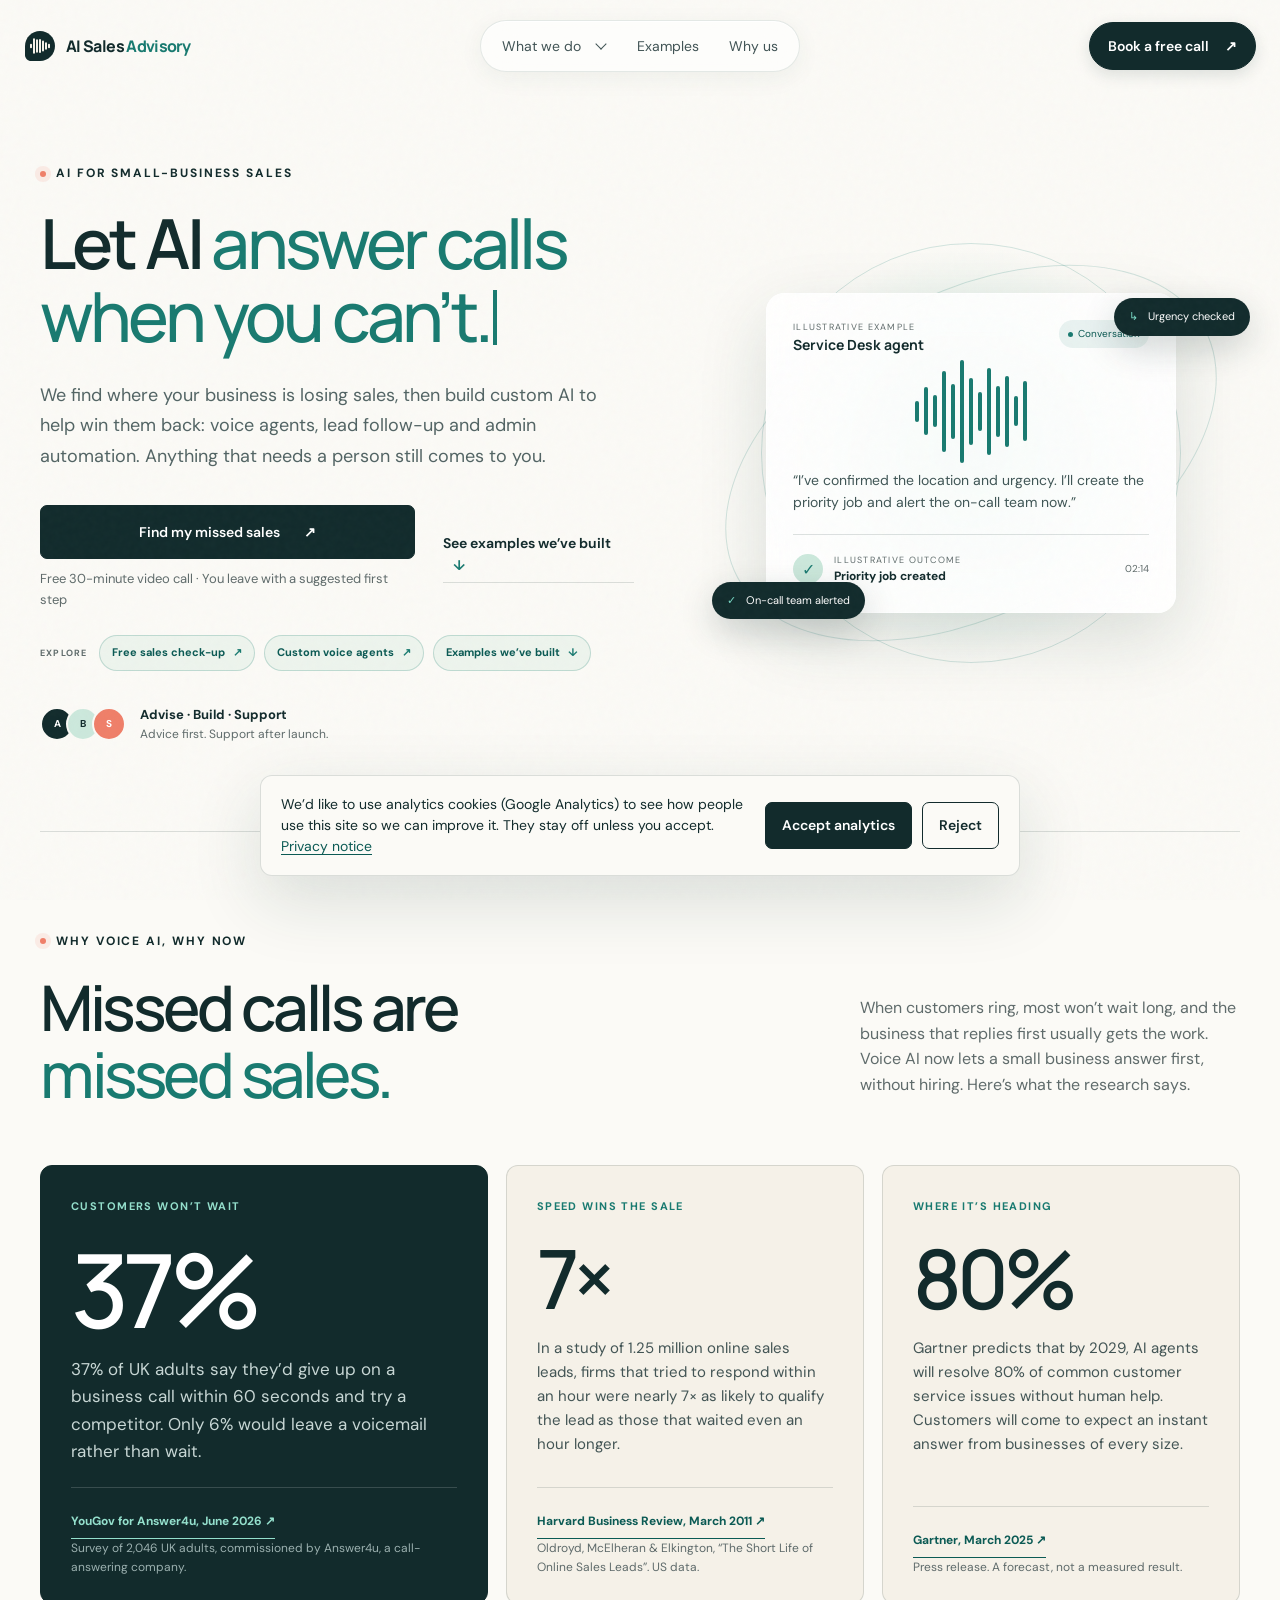
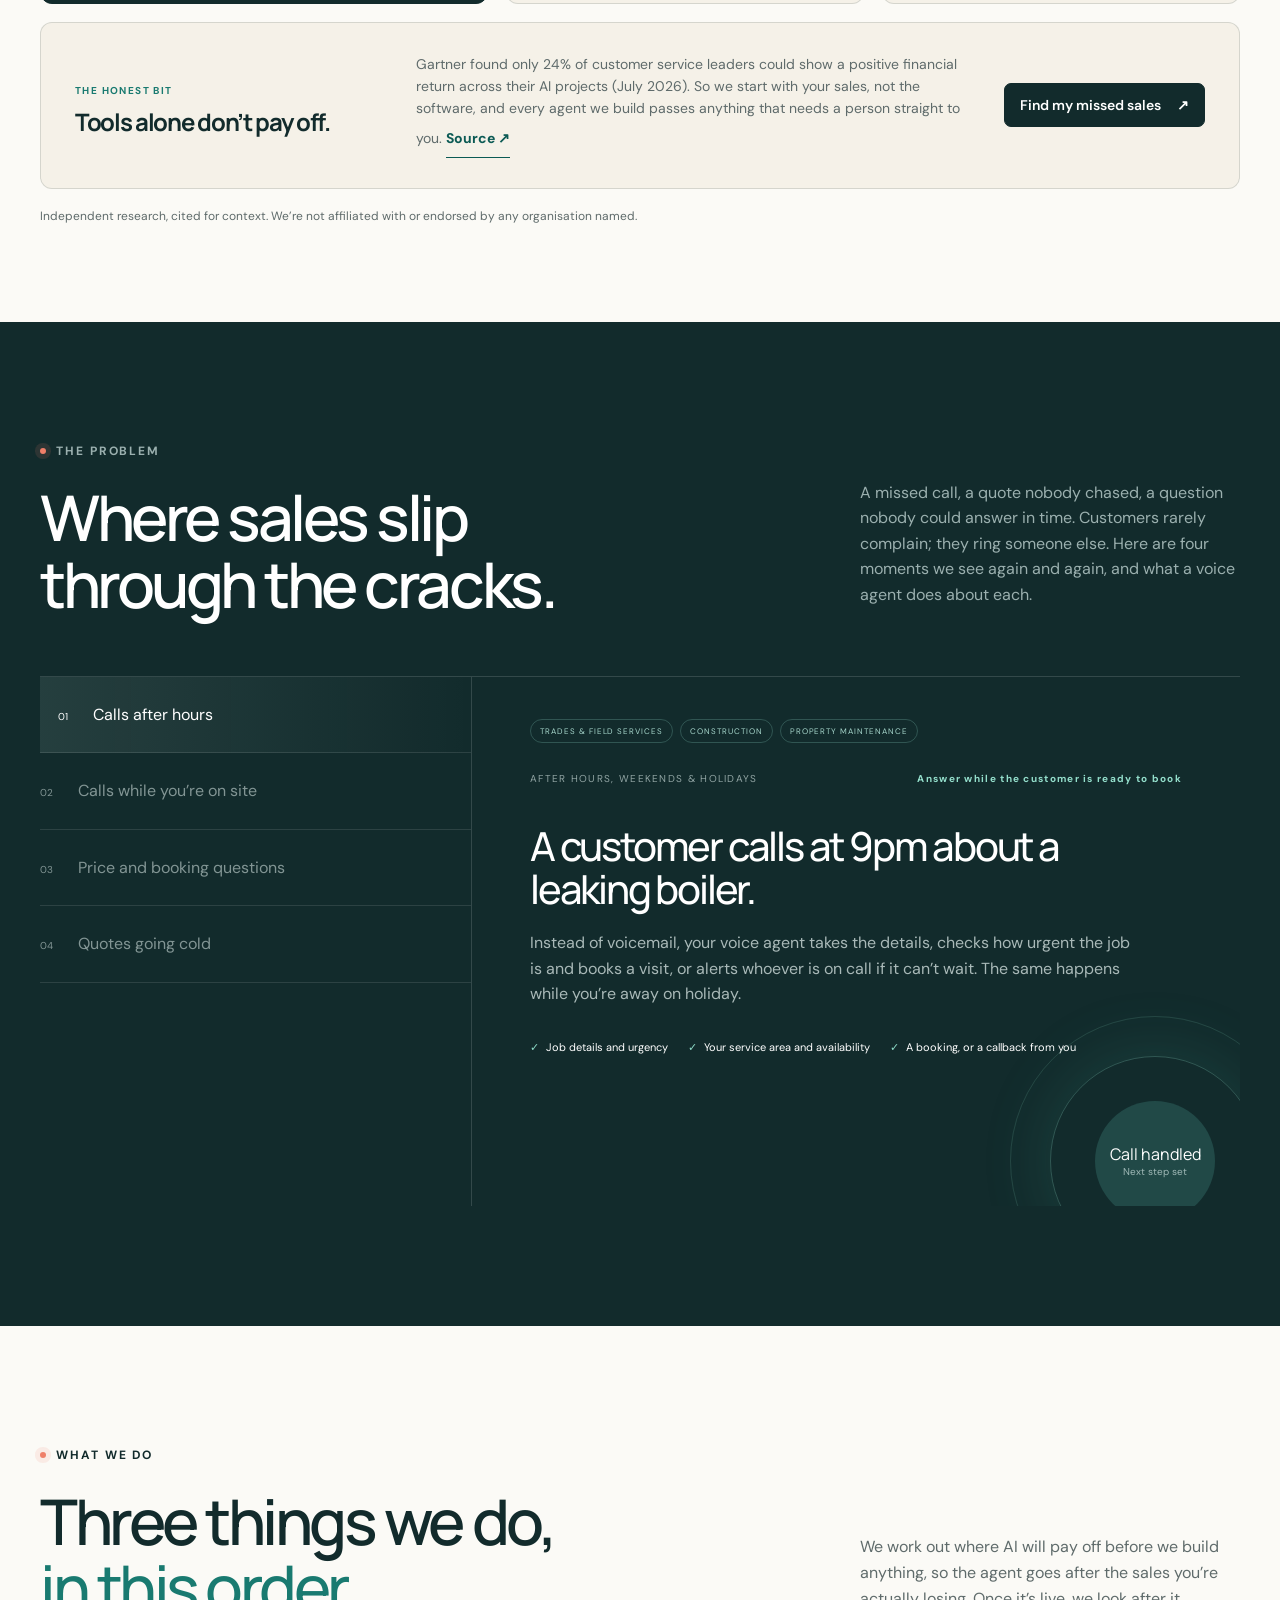
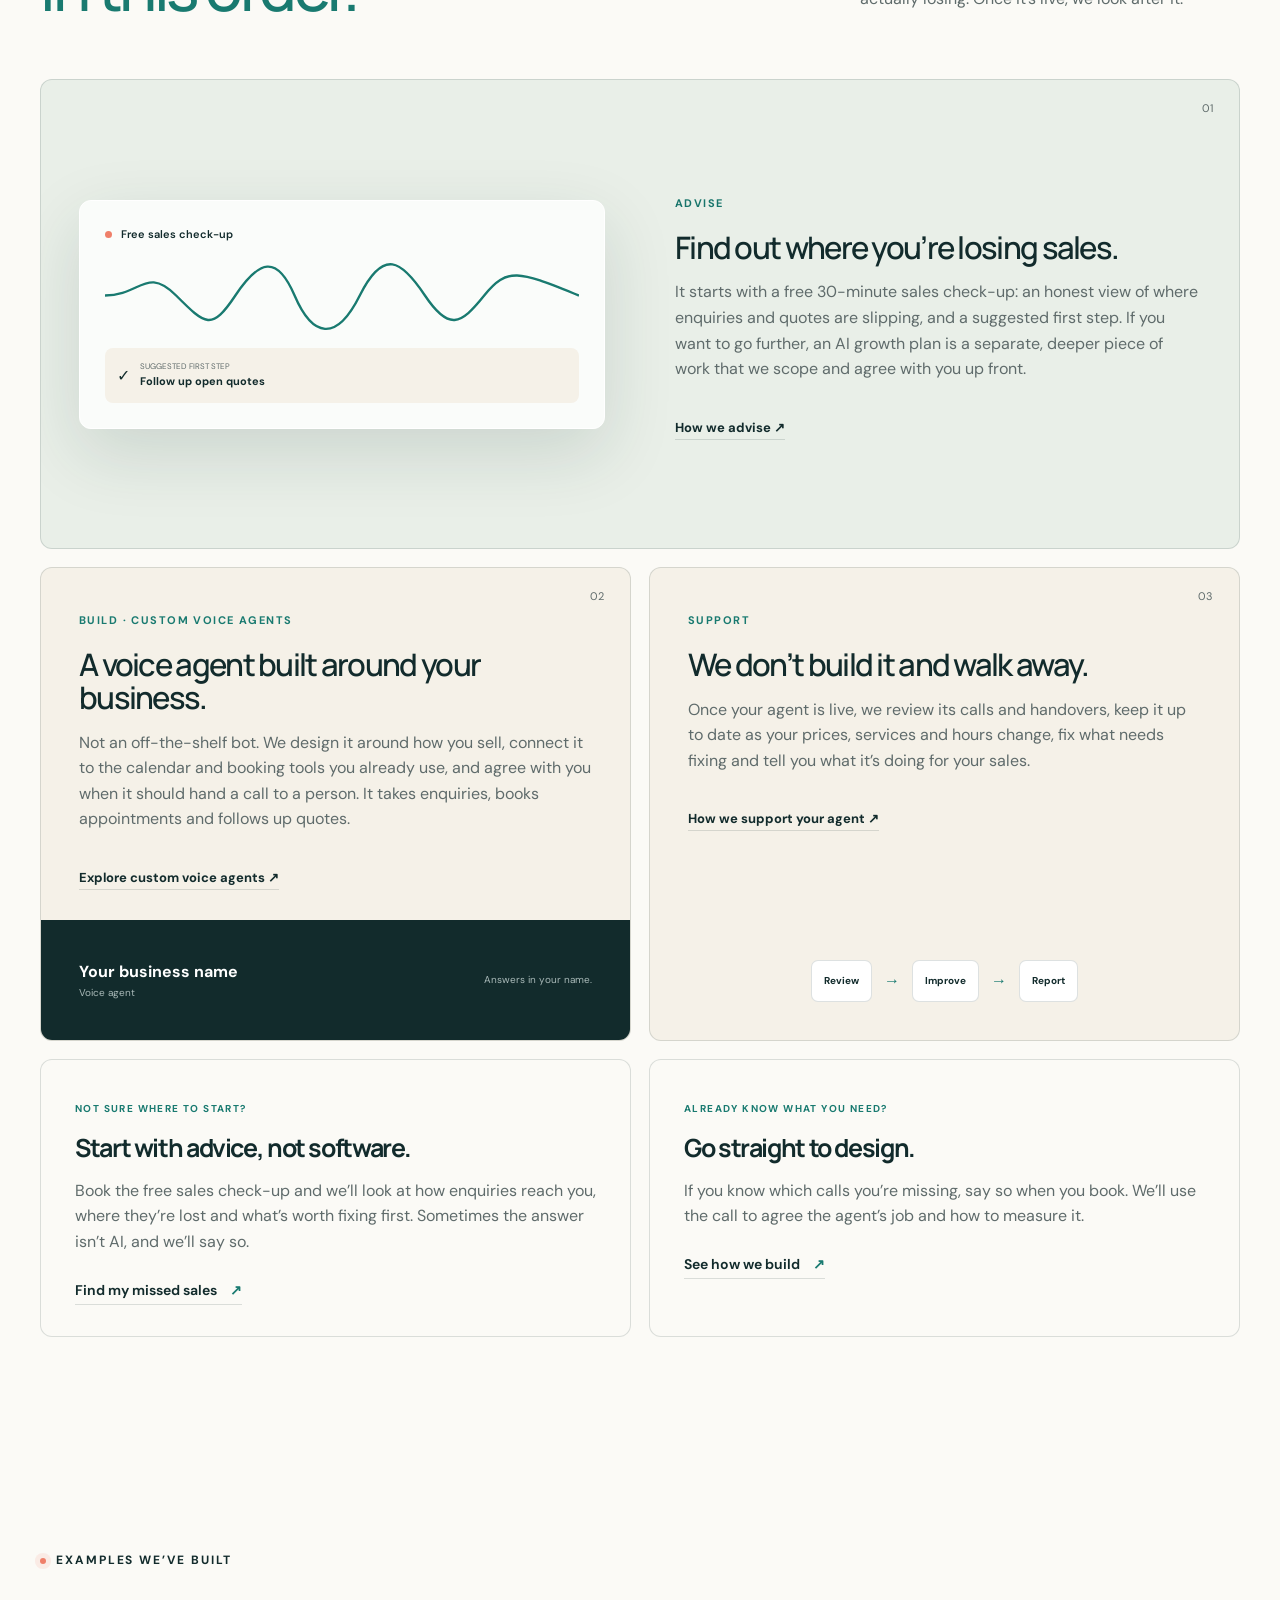
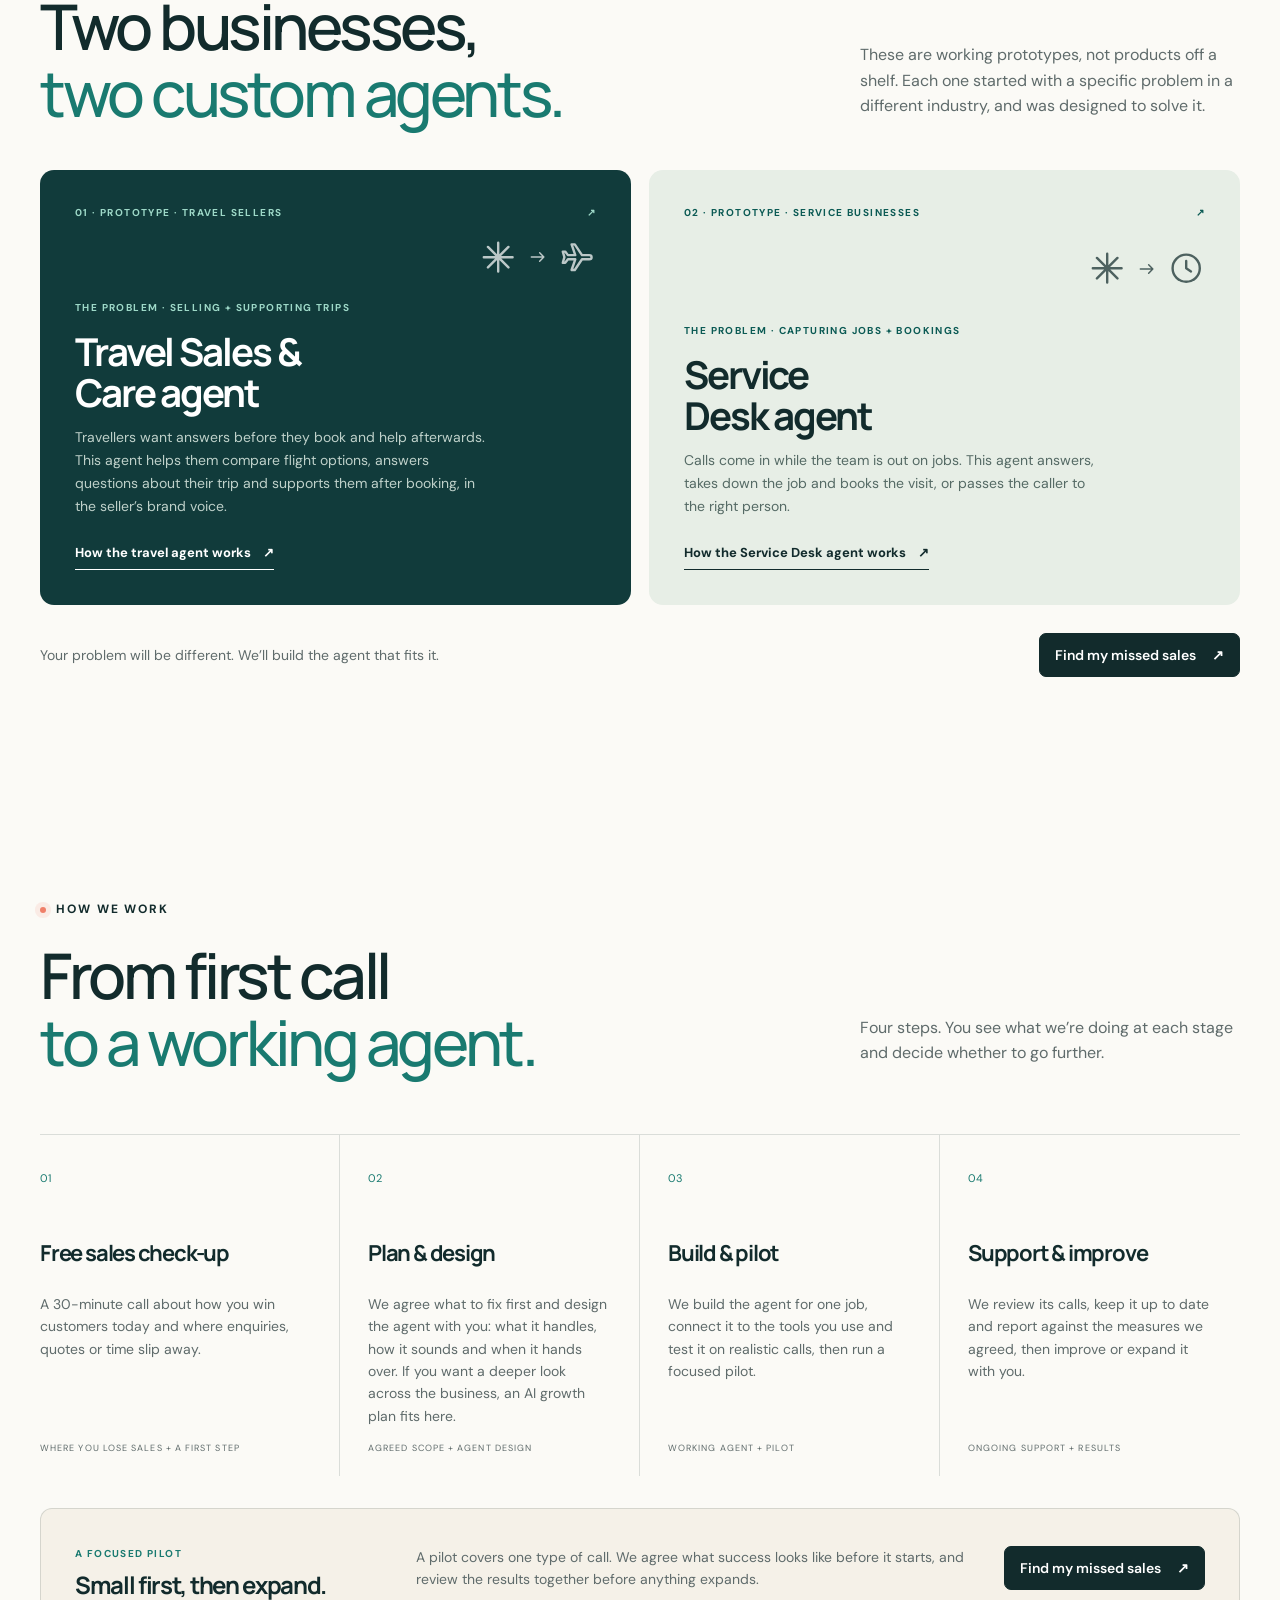
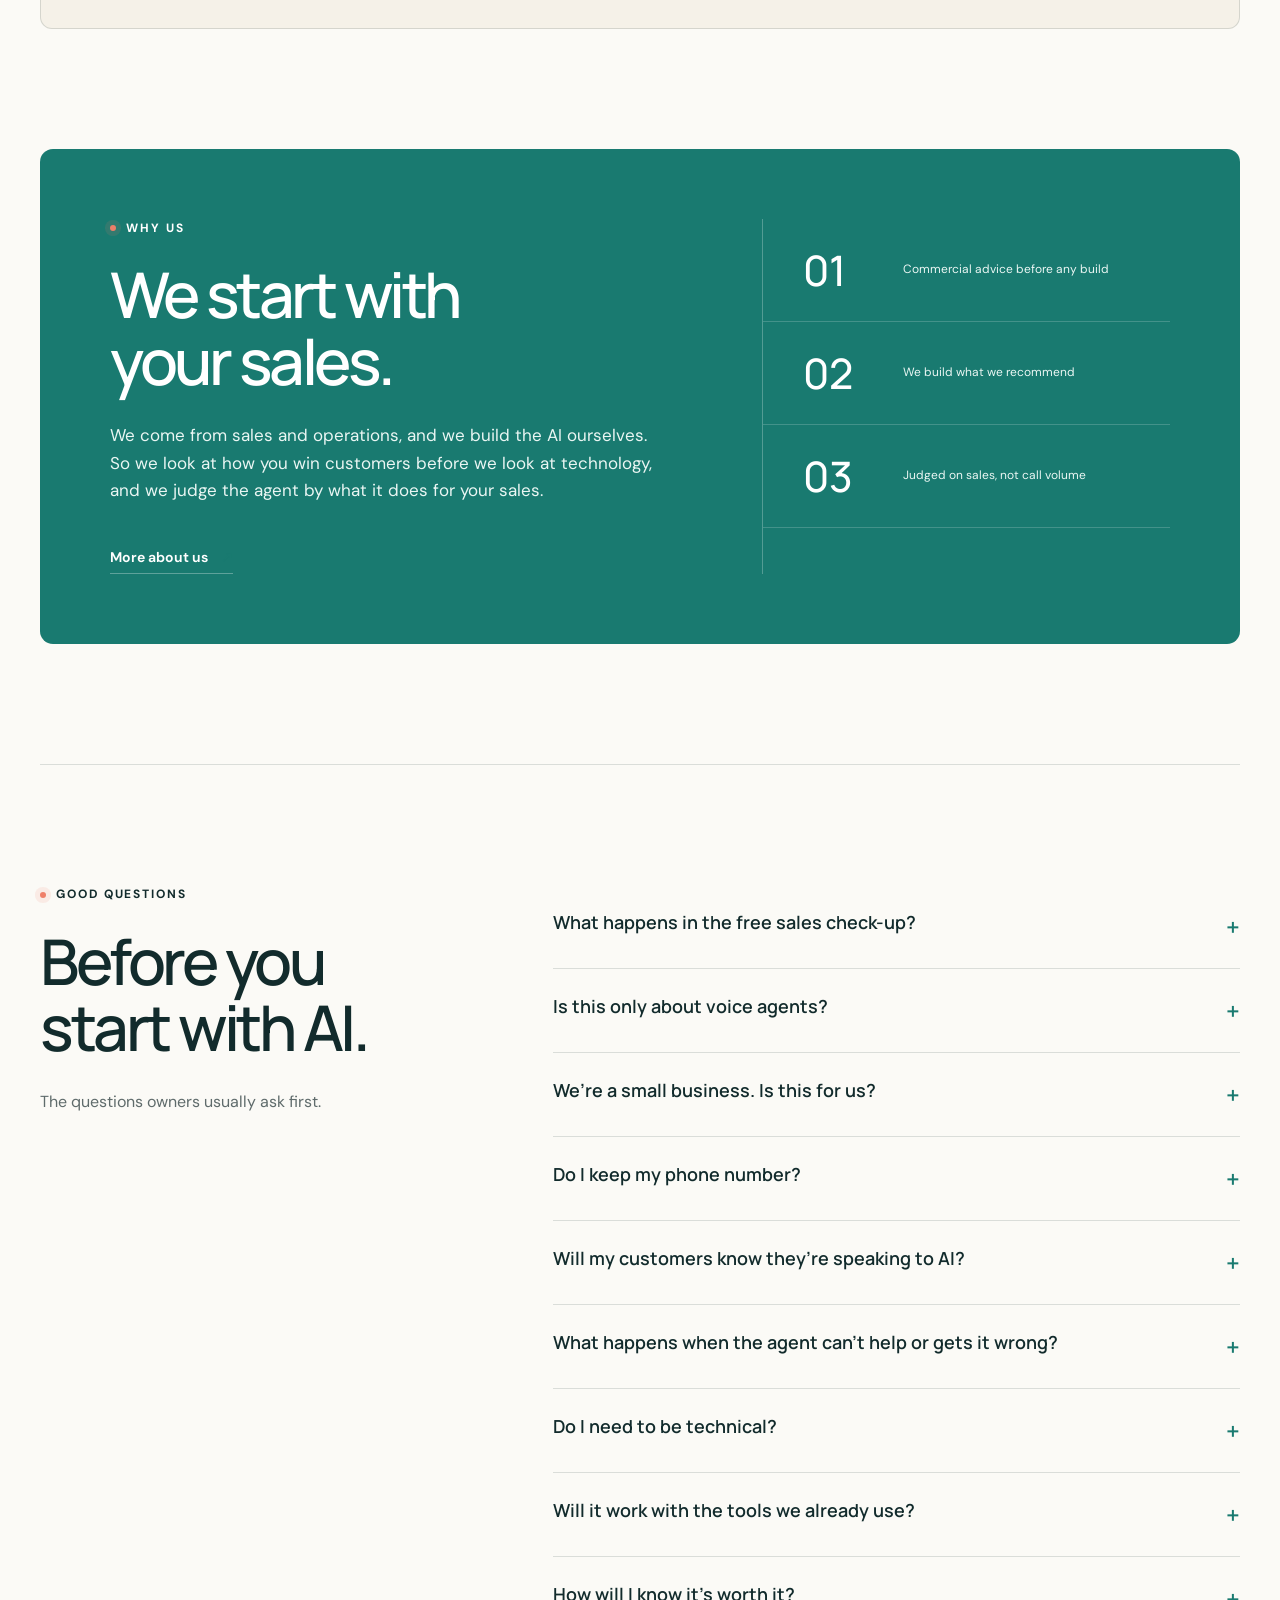
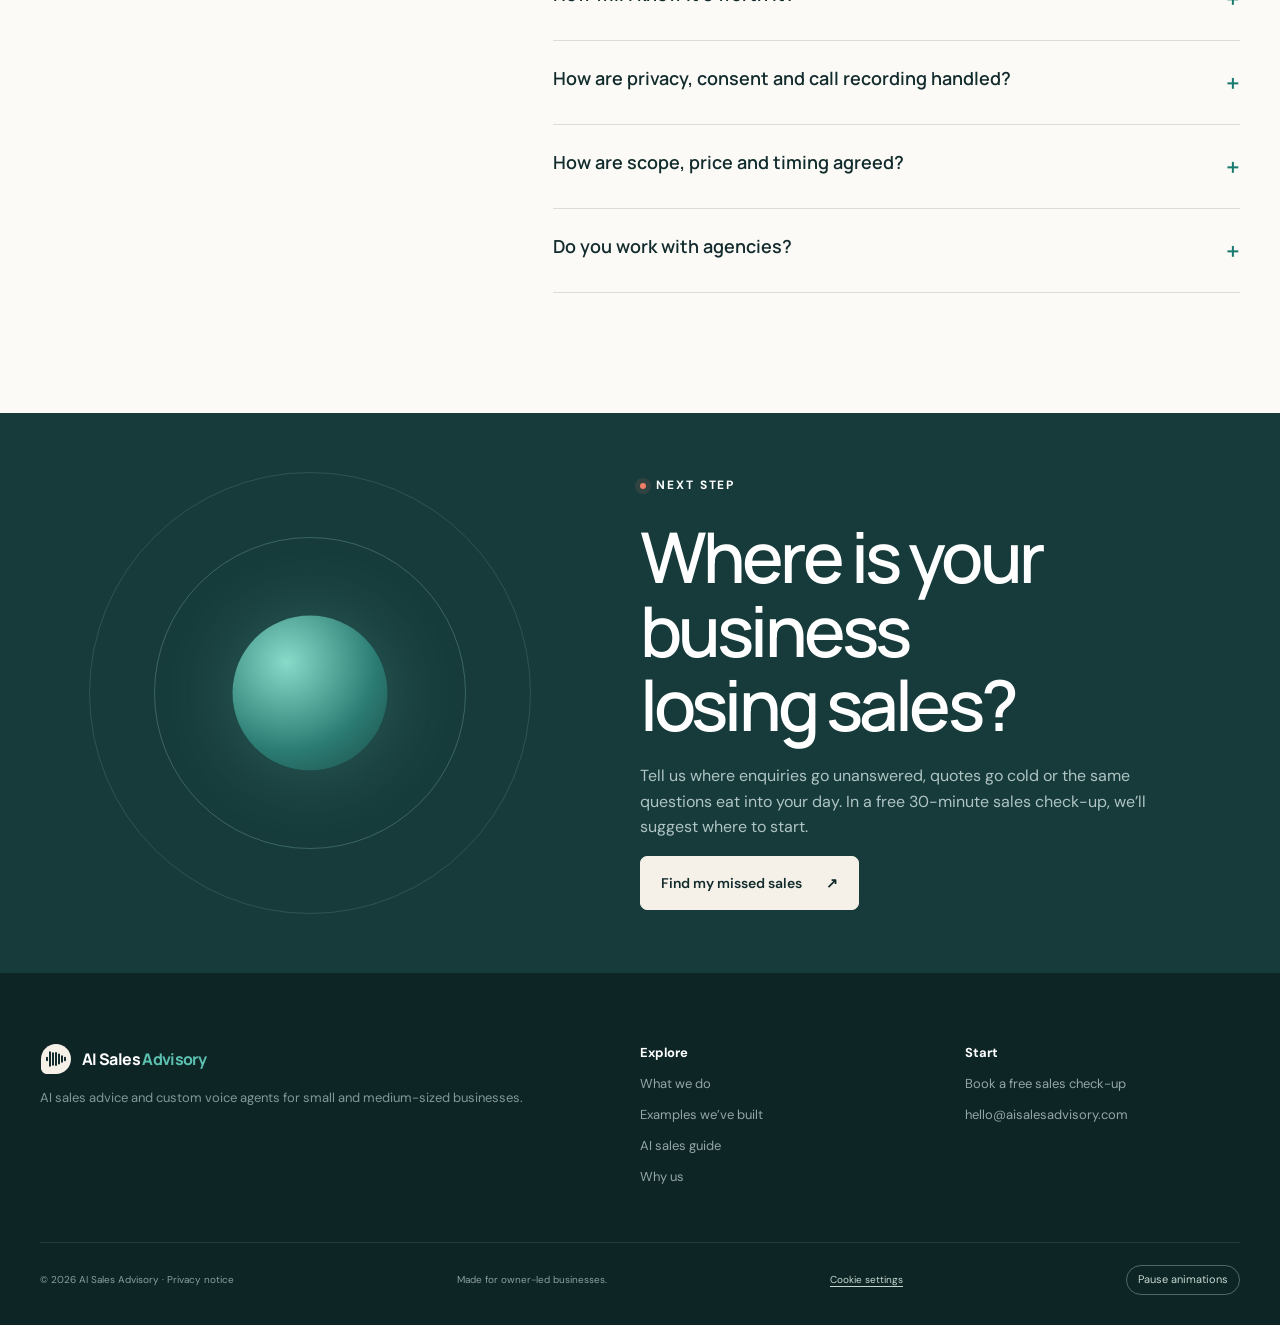
<file: index.html>
<!doctype html>
<html lang="en-GB">
<head>
<meta charset="utf-8"><meta name="viewport" content="width=device-width,initial-scale=1">
<title>AI voice agents for small business, UK | AI Sales Advisory</title><meta name="description" content="Custom AI that helps UK small businesses win more sales: voice agents that answer calls when you can’t, quote follow-up and admin. Free 30-minute sales check-up.">
<link rel="canonical" href="https://aisalesadvisory.com/"><meta name="robots" content="index, follow, max-snippet:-1, max-image-preview:large, max-video-preview:-1">
<meta name="theme-color" content="#122b2c"><link rel="icon" href="/favicon.ico" sizes="32x32"><link rel="icon" href="/favicon.svg" type="image/svg+xml"><link rel="apple-touch-icon" href="/apple-touch-icon.png"><link rel="manifest" href="/site.webmanifest">
<link rel="preload" href="/fonts/manrope-latin.woff2" as="font" type="font/woff2" crossorigin><link rel="preload" href="/fonts/dm-sans-latin.woff2" as="font" type="font/woff2" crossorigin><link rel="stylesheet" href="/styles.css?v=20261116a">
<meta property="og:type" content="website"><meta property="og:site_name" content="AI Sales Advisory"><meta property="og:locale" content="en_GB"><meta property="og:url" content="https://aisalesadvisory.com/"><meta property="og:title" content="AI voice agents for small business, UK | AI Sales Advisory"><meta property="og:description" content="Custom AI that helps UK small businesses win more sales: voice agents that answer calls when you can’t, quote follow-up and admin. Free 30-minute sales check-up."><meta property="og:image" content="https://aisalesadvisory.com/social-card.png"><meta property="og:image:width" content="1200"><meta property="og:image:height" content="630"><meta property="og:image:alt" content="AI Sales Advisory: AI that answers your calls when you can’t. AI sales advice, custom voice agents and support for small businesses."><meta name="twitter:card" content="summary_large_image"><meta name="twitter:title" content="AI voice agents for small business, UK | AI Sales Advisory"><meta name="twitter:description" content="Custom AI that helps UK small businesses win more sales: voice agents that answer calls when you can’t, quote follow-up and admin. Free 30-minute sales check-up."><meta name="twitter:image" content="https://aisalesadvisory.com/social-card.png">
<script type="application/ld+json">{"@context":"https://schema.org","@graph":[{"@type":"Organization","@id":"https://aisalesadvisory.com/#organization","name":"AI Sales Advisory","url":"https://aisalesadvisory.com/","logo":{"@type":"ImageObject","url":"https://aisalesadvisory.com/logo-512.png","width":512,"height":512},"image":"https://aisalesadvisory.com/social-card.png","description":"AI Sales Advisory helps small and medium-sized businesses win more sales with AI. We advise, build custom voice agents and support them once they’re live.","areaServed":{"@type":"Country","name":"United Kingdom"},"slogan":"AI that helps small businesses win more sales","audience":{"@type":"BusinessAudience","audienceType":"Owner-led small and medium-sized businesses"},"knowsAbout":["AI for small business sales","AI voice agents","AI receptionists","AI phone answering","Lead follow-up automation","Quote follow-up","Sales operations","Sales strategy","Customer enquiry handling","Admin automation"],"email":"hello@aisalesadvisory.com","contactPoint":{"@type":"ContactPoint","contactType":"sales","email":"sales@aisalesadvisory.com","url":"https://aisalesadvisory.com/contact.html","availableLanguage":"en-GB"}},{"@type":"WebSite","@id":"https://aisalesadvisory.com/#website","url":"https://aisalesadvisory.com/","name":"AI Sales Advisory","inLanguage":"en-GB","publisher":{"@id":"https://aisalesadvisory.com/#organization"}}]}</script><script type="application/ld+json">{"@context":"https://schema.org","@type":"FAQPage","@id":"https://aisalesadvisory.com/#faq","mainEntity":[{"@type":"Question","name":"What happens in the free sales check-up?","acceptedAnswer":{"@type":"Answer","text":"It’s a 30-minute call. We talk through how customers reach you, where enquiries or follow-ups slip and which tools you use. You come away with an honest view of where you’re losing sales and a suggested first step. The check-up is free, with no obligation. If you want to go further, an AI growth plan is a separate, paid piece of work that we scope and price with you first."}},{"@type":"Question","name":"Is this only about voice agents?","acceptedAnswer":{"@type":"Answer","text":"No. Voice agents are our main focus, because the phone is where many enquiries go unanswered. But we start with how you sell and run the business, and recommend what fits. That might be follow-up messages, better use of tools you already have, or no AI at all."}},{"@type":"Question","name":"We’re a small business. Is this for us?","acceptedAnswer":{"@type":"Answer","text":"Yes. We work with owner-led small and medium-sized businesses. If you’re the one answering the phone, chasing quotes and doing the admin, you’re exactly who we have in mind."}},{"@type":"Question","name":"Do I keep my phone number?","acceptedAnswer":{"@type":"Answer","text":"Yes, in most cases. Your number stays the same, and calls can be forwarded to the agent when you don’t pick up, outside opening hours, or all the time if you prefer. We set this up with your phone provider. Urgent or safety-critical calls, such as someone reporting a gas smell, go straight to a person under the rules you set."}},{"@type":"Question","name":"Will my customers know they’re speaking to AI?","acceptedAnswer":{"@type":"Answer","text":"We recommend being upfront about it, and we design how and when the agent says so with you. We also make it easy for customers to reach a person whenever they need one."}},{"@type":"Question","name":"What happens when the agent can’t help or gets it wrong?","acceptedAnswer":{"@type":"Answer","text":"We agree in advance what it handles and what it doesn’t. Anything that needs judgement, specialist advice or a sensitive conversation stays with people. When the agent is unsure, it can ask for more detail, transfer the call, arrange a callback or note the request for you to review."}},{"@type":"Question","name":"Do I need to be technical?","acceptedAnswer":{"@type":"Answer","text":"No. We set up the connections, explain what the agent does and show you how to check its calls. You set the rules; we handle the build and look after it once it’s live."}},{"@type":"Question","name":"Will it work with the tools we already use?","acceptedAnswer":{"@type":"Answer","text":"We check before we build. We look at your phone line, calendar, booking or job system and the CRM you keep customer records in, such as HubSpot, and agree which connections the agent needs. If a connection isn’t possible, we tell you before any work starts."}},{"@type":"Question","name":"How will I know it’s worth it?","acceptedAnswer":{"@type":"Answer","text":"We compare results with what happens today. Depending on your goal, that could mean more enquiries answered, more quotes followed up, more appointments booked or less time spent on routine calls. We agree the measures before a pilot starts."}},{"@type":"Question","name":"How are privacy, consent and call recording handled?","acceptedAnswer":{"@type":"Answer","text":"Requirements vary by business and by the tools involved. We work through data, disclosure, access, retention and recording during design, not as an afterthought."}},{"@type":"Question","name":"How are scope, price and timing agreed?","acceptedAnswer":{"@type":"Answer","text":"They depend on what you need, the tools involved and the support you want. We agree the work, price and timing with you before anything starts."}},{"@type":"Question","name":"Do you work with agencies?","acceptedAnswer":{"@type":"Answer","text":"Yes. We design and build voice agents that agencies and software firms offer to their own clients under their brand. How partnerships work."}}]}</script>
<script src="/analytics.js?v=20261116a" defer></script>
</head>
<body><a class="skip-link" href="#main-content">Skip to content</a><div class="noise" aria-hidden="true"></div>
  <header class="site-header"><a class="brand" href="index.html"><span class="brand-mark" aria-hidden="true">A</span><span>AI Sales <em>Advisory</em></span></a><nav class="desktop-nav" aria-label="Main navigation"><div class="nav-solutions"><a class="nav-solutions-link" href="services.html">What we do</a><button class="nav-dropdown-toggle" type="button" aria-label="Show what we do menu" aria-expanded="false" aria-controls="solutions-menu"><span aria-hidden="true">⌄</span></button><div class="nav-dropdown" id="solutions-menu"><span class="nav-dropdown-label">WHAT WE DO</span><a href="services.html#custom-agents"><strong>Advise</strong><small>Find where you’re losing sales</small></a><a href="services.html#workflows"><strong>Build</strong><small>Custom voice agents for your business</small></a><a href="services.html#support"><strong>Support</strong><small>We look after your agent once it’s live</small></a><a class="nav-all" href="services.html">Explore what we do ↗︎</a></div></div><a href="solutions.html">Examples</a><a href="about.html">Why us</a></nav><a class="button button-small header-cta" href="contact.html#cal-booking"><span class="cta-long">Book a free call</span><span class="cta-short">Book a free call</span> <span aria-hidden="true">↗︎</span></a><button type="button" class="menu-toggle" aria-label="Open menu" aria-expanded="false" aria-controls="mobile-menu"><span></span><span></span></button></header>
  <div class="mobile-menu" id="mobile-menu" aria-hidden="true"><a href="services.html">What we do</a><div class="mobile-solutions"><a href="services.html#custom-agents">Advise</a><a href="services.html#workflows">Build · Custom voice agents</a><a href="services.html#support">Support</a></div><a href="solutions.html">Examples</a><a href="about.html">Why us</a><a href="contact.html#cal-booking">Book a free sales check-up</a></div>
  <main id="main-content" tabindex="-1">
    <section class="hero shell"><div class="hero-copy reveal"><div class="eyebrow"><i></i> AI for small-business sales</div><h1 class="typed-h1"><span class="sr-only" style="position:absolute;width:1px;height:1px;overflow:hidden;clip:rect(0 0 0 0);white-space:nowrap">Let AI help your small business win more sales: answer calls when you can’t, book jobs, be your receptionist, follow up quotes, qualify leads and take on the admin.</span><span class="typed-wrap" data-typer aria-hidden="true"><span class="typed-ghost" style="display:none">Let AI answer calls when you can’t.</span><span class="typed-ghost" style="display:none">Let AI book jobs while you work.</span><span class="typed-ghost" style="display:none">Let AI follow up your quotes.</span><span class="typed-ghost" style="display:none">Let AI qualify your inbound leads.</span><span class="typed-ghost" style="display:none">Let AI be your receptionist.</span><span class="typed-ghost" style="display:none">Let AI take on the admin you put off.</span><span class="typed-ghost" style="display:none">Let AI help you win more sales.</span><span class="typed-line">Let AI <span class="typed">answer calls when you can’t.</span><span class="typed-rest"></span></span></span></h1><p class="hero-lede">We find where your business is losing sales, then build custom AI to help win them back: voice agents, lead follow-up and admin automation. Anything that needs a person still comes to you.</p><div class="hero-actions"><div class="hero-cta"><a class="button" href="contact.html#cal-booking">Find my missed sales <span aria-hidden="true">↗︎</span></a><p class="cta-note">Free 30-minute video call · You leave with a suggested first step</p></div><a class="text-link" href="#solution-examples">See examples we’ve built <span aria-hidden="true">↓</span></a></div><div class="hero-solution-links" role="group" aria-label="Explore what we do"><span>EXPLORE</span><a href="contact.html#cal-booking">Free sales check-up <span aria-hidden="true">↗︎</span></a><a href="services.html#workflows">Custom voice agents <span aria-hidden="true">↗︎</span></a><a href="#solution-examples">Examples we’ve built <span aria-hidden="true">↓</span></a></div><div class="trust-row"><div class="avatar-stack"><span>A</span><span>B</span><span>S</span></div><p><strong>Advise · Build · Support</strong><br>Advice first. Support after launch.</p></div></div>
      <div class="voice-stage reveal" role="group" aria-label="Illustrative voice agent workflow"><div class="orbit orbit-one"></div><div class="orbit orbit-two"></div><div class="call-card"><div class="call-top"><div><small>ILLUSTRATIVE EXAMPLE</small><strong>Service Desk agent</strong></div><span class="live-dot">Conversation</span></div><div class="wave" aria-hidden="true"><i style="--h:18%"></i><i style="--h:42%"></i><i style="--h:28%"></i><i style="--h:70%"></i><i style="--h:48%"></i><i style="--h:90%"></i><i style="--h:58%"></i><i style="--h:34%"></i><i style="--h:76%"></i><i style="--h:44%"></i><i style="--h:62%"></i><i style="--h:26%"></i><i style="--h:52%"></i></div><p class="transcript">“I’ve confirmed the location and urgency. I’ll create the priority job and alert the on-call team now.”</p><div class="call-result"><span class="result-icon">✓</span><div><small>ILLUSTRATIVE OUTCOME</small><strong>Priority job created</strong></div><time>02:14</time></div></div><div class="float-pill pill-one"><span>↳</span> Urgency checked</div><div class="float-pill pill-two"><span>✓</span> On-call team alerted</div></div>
    </section>
    <section class="section shell why-section" id="why-now" aria-labelledby="why-title"><div class="section-heading reveal"><div><div class="eyebrow"><i></i> Why voice AI, why now</div><h2 id="why-title">Missed calls are<br><span class="accent">missed sales.</span></h2></div><p>When customers ring, most won’t wait long, and the business that replies first usually gets the work. Voice AI now lets a small business answer first, without hiring. Here’s what the research says.</p></div><div class="why-grid"><article class="why-card why-lead reveal"><span class="why-kicker">Customers won’t wait</span><strong class="why-figure">37%</strong><p>37% of UK adults say they’d give up on a business call within 60 seconds and try a competitor. Only 6% would leave a voicemail rather than wait.</p><p class="why-source"><a href="https://pressat.co.uk/releases/one-in-three-uk-consumers-will-call-a-competitor-if-a-business-fails-to-answer-the-phone-within-60-seconds-4230b0516a07ab26be312329d1b20678/" target="_blank" rel="noopener">YouGov for Answer4u, June 2026<span class="sr-only"> (opens in a new tab)</span> <span aria-hidden="true">↗︎</span></a><br>Survey of 2,046 UK adults, commissioned by Answer4u, a call-answering company.</p></article><article class="why-card reveal"><span class="why-kicker">Speed wins the sale</span><strong class="why-figure"><span aria-hidden="true">7×</span><span class="sr-only">7 times</span></strong><p>In a study of 1.25 million online sales leads, firms that tried to respond within an hour were nearly 7× as likely to qualify the lead as those that waited even an hour longer.</p><p class="why-source"><a href="https://hbr.org/2011/03/the-short-life-of-online-sales-leads" target="_blank" rel="noopener">Harvard Business Review, March 2011<span class="sr-only"> (opens in a new tab)</span> <span aria-hidden="true">↗︎</span></a><br>Oldroyd, McElheran &amp; Elkington, “The Short Life of Online Sales Leads”. US data.</p></article><article class="why-card reveal"><span class="why-kicker">Where it’s heading</span><strong class="why-figure">80%</strong><p>Gartner predicts that by 2029, AI agents will resolve 80% of common customer service issues without human help. Customers will come to expect an instant answer from businesses of every size.</p><p class="why-source"><a href="https://www.gartner.com/en/newsroom/press-releases/2025-03-05-gartner-predicts-agentic-ai-will-autonomously-resolve-80-percent-of-common-customer-service-issues-without-human-intervention-by-20290" target="_blank" rel="noopener">Gartner, March 2025<span class="sr-only"> (opens in a new tab)</span> <span aria-hidden="true">↗︎</span></a><br>Press release. A forecast, not a measured result.</p></article></div><div class="pilot-proposition why-honest reveal"><div><span>THE HONEST BIT</span><h3>Tools alone don’t pay off.</h3></div><p>Gartner found only 24% of customer service leaders could show a positive financial return across their AI projects (July 2026). So we start with your sales, not the software, and every agent we build passes anything that needs a person straight to you. <a href="https://www.gartner.com/en/newsroom/press-releases/2026-07-08-gartner-survey-finds-customers-are-three-times-more-likely-to-use-third-party-genai-than-company-provided-chatbots-for-customer-service" target="_blank" rel="noopener">Source<span class="sr-only"> (opens in a new tab)</span> <span aria-hidden="true">↗︎</span></a></p><a class="button button-small" href="contact.html#cal-booking">Find my missed sales <span>↗︎</span></a></div><p class="why-note">Independent research, cited for context. We’re not affiliated with or endorsed by any organisation named.</p></section>
    <section class="section use-section" id="use-cases"><div class="shell"><div class="section-heading light reveal"><div><div class="eyebrow"><i></i> The problem</div><h2>Where sales slip<br>through the cracks.</h2></div><p>A missed call, a quote nobody chased, a question nobody could answer in time. Customers rarely complain; they ring someone else. Here are four moments we see again and again, and what a voice agent does about each.</p></div><div class="use-layout reveal"><div class="use-tabs" role="group" aria-label="Four moments where sales slip"><button type="button" aria-controls="caseTitle" class="use-tab active" aria-pressed="true" data-case="dispatch"><span>01</span>Calls after hours</button><button type="button" aria-controls="caseTitle" class="use-tab" aria-pressed="false" data-case="maintenance"><span>02</span>Calls while you’re on site</button><button type="button" aria-controls="caseTitle" class="use-tab" aria-pressed="false" data-case="payments"><span>03</span>Price and booking questions</button><button type="button" aria-controls="caseTitle" class="use-tab" aria-pressed="false" data-case="quotes"><span>04</span>Quotes going cold</button></div><div class="case-panel"><div class="case-sectors" id="caseSectors"><span>TRADES &amp; FIELD SERVICES</span><span>CONSTRUCTION</span><span>PROPERTY MAINTENANCE</span></div><div class="case-meta"><span id="caseTag">AFTER HOURS, WEEKENDS &amp; HOLIDAYS</span><b id="caseMetric">Answer while the customer is ready to book</b></div><h3 id="caseTitle" aria-live="polite">A customer calls at 9pm about a leaking boiler.</h3><p id="caseBody">Instead of voicemail, your voice agent takes the details, checks how urgent the job is and books a visit, or alerts whoever is on call if it can’t wait. The same happens while you’re away on holiday.</p><ul id="caseList"><li>Job details and urgency</li><li>Your service area and availability</li><li>A booking, or a callback from you</li></ul><div class="case-visual"><div class="ring"></div><div class="core">Call handled<span>Next step set</span></div></div></div></div></div></section>
    <section class="section shell" id="solutions"><div class="section-heading reveal"><div><div class="eyebrow"><i></i> What we do</div><h2>Three things we do,<br><span class="accent">in this order.</span></h2></div><p>We work out where AI will pay off before we build anything, so the agent goes after the sales you’re actually losing. Once it’s live, we look after it.</p></div><div class="solution-grid">
      <article class="solution-card featured reveal"><div class="card-no">01</div><div class="mini-ui"><div class="mini-head"><span class="pulse"></span> Free sales check-up</div><div class="mini-wave"></div><div class="mini-event"><span>✓</span><div><small>SUGGESTED FIRST STEP</small><strong>Follow up open quotes</strong></div></div></div><div class="card-copy"><span>Advise</span><h3>Find out where you’re losing sales.</h3><p>It starts with a free 30-minute sales check-up: an honest view of where enquiries and quotes are slipping, and a suggested first step. If you want to go further, an AI growth plan is a separate, deeper piece of work that we scope and agree with you up front.</p><a href="services.html#custom-agents">How we advise ↗︎</a></div></article>
      <article class="solution-card reveal"><div class="card-no">02</div><div class="card-copy"><span>Build · Custom voice agents</span><h3>A voice agent built around your business.</h3><p>Not an off-the-shelf bot. We design it around how you sell, connect it to the calendar and booking tools you already use, and agree with you when it should hand a call to a person. It takes enquiries, books appointments and follows up quotes.</p><a href="services.html#workflows">Explore custom voice agents ↗︎</a></div><div class="brand-swatch"><div><b>Your business name</b><small>Voice agent</small></div><span>Answers in your name.</span></div></article>
      <article class="solution-card reveal"><div class="card-no">03</div><div class="card-copy"><span>Support</span><h3>We don’t build it and walk away.</h3><p>Once your agent is live, we review its calls and handovers, keep it up to date as your prices, services and hours change, fix what needs fixing and tell you what it’s doing for your sales.</p><a href="services.html#support">How we support your agent ↗︎</a></div><div class="flow-diagram"><span>Review</span><i>→</i><span>Improve</span><i>→</i><span>Report</span></div></article>
    </div><div class="buyer-paths reveal" role="group" aria-label="Choose your path"><article><span>NOT SURE WHERE TO START?</span><h3>Start with advice, not software.</h3><p>Book the free sales check-up and we’ll look at how enquiries reach you, where they’re lost and what’s worth fixing first. Sometimes the answer isn’t AI, and we’ll say so.</p><a class="text-link" href="contact.html#cal-booking">Find my missed sales <span>↗︎</span></a></article><article><span>ALREADY KNOW WHAT YOU NEED?</span><h3>Go straight to design.</h3><p>If you know which calls you’re missing, say so when you book. We’ll use the call to agree the agent’s job and how to measure it.</p><a class="text-link" href="services.html#workflows">See how we build <span>↗︎</span></a></article></div></section>
    <section class="shell spotlight" id="solution-examples"><div class="spotlight-heading reveal"><div><div class="eyebrow"><i></i> Examples we’ve built</div><h2>Two businesses,<br><span class="accent">two custom agents.</span></h2></div><p>These are working prototypes, not products off a shelf. Each one started with a specific problem in a different industry, and was designed to solve it.</p></div><div class="spotlight-grid"><article class="spotlight-card spotlight-travel reveal"><div class="spotlight-card-top"><span>01 · PROTOTYPE · TRAVEL SELLERS</span><span aria-hidden="true">↗︎</span></div><div class="spotlight-symbol" aria-hidden="true"><svg class="ico" viewBox="0 0 24 24" aria-hidden="true" focusable="false"><path d="M12 3v18M3 12h18M5.6 5.6l12.8 12.8M18.4 5.6 5.6 18.4"/></svg><i><svg class="ico" viewBox="0 0 24 24" aria-hidden="true" focusable="false"><path d="M4 12h15M14 7l5 5-5 5"/></svg></i><svg class="ico" viewBox="0 0 24 24" aria-hidden="true" focusable="false"><path d="M21 12c0-.8-.7-1.3-1.5-1.3H15L10.5 4h-2l2.3 6.7H6.2L4.5 8.5H3l1 3.5-1 3.5h1.5l1.7-2.2h4.6L8.5 20h2l4.5-6.7h4.5c.8 0 1.5-.5 1.5-1.3z"/></svg></div><div class="spotlight-card-copy"><span>THE PROBLEM · SELLING + SUPPORTING TRIPS</span><h3>Travel Sales &amp;<br>Care agent</h3><p>Travellers want answers before they book and help afterwards. This agent helps them compare flight options, answers questions about their trip and supports them after booking, in the seller’s brand voice.</p><a href="solutions.html#travel">How the travel agent works <span>↗︎</span></a></div></article><article class="spotlight-card spotlight-service reveal"><div class="spotlight-card-top"><span>02 · PROTOTYPE · SERVICE BUSINESSES</span><span aria-hidden="true">↗︎</span></div><div class="spotlight-symbol" aria-hidden="true"><svg class="ico" viewBox="0 0 24 24" aria-hidden="true" focusable="false"><path d="M12 3v18M3 12h18M5.6 5.6l12.8 12.8M18.4 5.6 5.6 18.4"/></svg><i><svg class="ico" viewBox="0 0 24 24" aria-hidden="true" focusable="false"><path d="M4 12h15M14 7l5 5-5 5"/></svg></i><svg class="ico" viewBox="0 0 24 24" aria-hidden="true" focusable="false"><circle cx="12" cy="12" r="8.5"/><path d="M12 7.5V12l3 2"/></svg></div><div class="spotlight-card-copy"><span>THE PROBLEM · CAPTURING JOBS + BOOKINGS</span><h3>Service<br>Desk agent</h3><p>Calls come in while the team is out on jobs. This agent answers, takes down the job and books the visit, or passes the caller to the right person.</p><a href="solutions.html#service">How the Service Desk agent works <span>↗︎</span></a></div></article></div><div class="spotlight-bottom"><p>Your problem will be different. We’ll build the agent that fits it.</p><a class="button button-small" href="contact.html#cal-booking">Find my missed sales <span>↗︎</span></a></div></section>
    <section class="section shell process-section"><div class="section-heading reveal"><div><div class="eyebrow"><i></i> How we work</div><h2>From first call<br><span class="accent">to a working agent.</span></h2></div><p>Four steps. You see what we’re doing at each stage and decide whether to go further.</p></div><div class="process-grid"><article class="reveal"><span>01</span><h3>Free sales check-up</h3><p>A 30-minute call about how you win customers today and where enquiries, quotes or time slip away.</p><small>WHERE YOU LOSE SALES + A FIRST STEP</small></article><article class="reveal"><span>02</span><h3>Plan &amp; design</h3><p>We agree what to fix first and design the agent with you: what it handles, how it sounds and when it hands over. If you want a deeper look across the business, an AI growth plan fits here.</p><small>AGREED SCOPE + AGENT DESIGN</small></article><article class="reveal"><span>03</span><h3>Build &amp; pilot</h3><p>We build the agent for one job, connect it to the tools you use and test it on realistic calls, then run a focused pilot.</p><small>WORKING AGENT + PILOT</small></article><article class="reveal"><span>04</span><h3>Support &amp; improve</h3><p>We review its calls, keep it up to date and report against the measures we agreed, then improve or expand it with you.</p><small>ONGOING SUPPORT + RESULTS</small></article></div><div class="pilot-proposition reveal"><div><span>A FOCUSED PILOT</span><h3>Small first, then expand.</h3></div><p>A pilot covers one type of call. We agree what success looks like before it starts, and review the results together before anything expands.</p><a class="button button-small" href="contact.html#cal-booking">Find my missed sales <span>↗︎</span></a></div></section>
    <section class="section shell edge-section"><div class="edge-card reveal"><div><div class="eyebrow light"><i></i> Why us</div><h2>We start with<br>your sales.</h2><p>We come from sales and operations, and we build the AI ourselves. So we look at how you win customers before we look at technology, and we judge the agent by what it does for your sales.</p><a class="text-link light" href="about.html">More about us <span>↗︎</span></a></div><div class="edge-stats"><div><strong>01</strong><span>Commercial advice before any build</span></div><div><strong>02</strong><span>We build what we recommend</span></div><div><strong>03</strong><span>Judged on sales, not call volume</span></div></div></div></section>
    <section class="section shell faq-section"><div class="faq-intro reveal"><div class="eyebrow"><i></i> Good questions</div><h2>Before you start with AI.</h2><p>The questions owners usually ask first.</p></div><div class="faq-list"><details class="reveal"><summary>What happens in the free sales check-up?<span aria-hidden="true">+</span></summary><p>It’s a 30-minute call. We talk through how customers reach you, where enquiries or follow-ups slip and which tools you use. You come away with an honest view of where you’re losing sales and a suggested first step. The check-up is free, with no obligation. If you want to go further, an AI growth plan is a separate, paid piece of work that we scope and price with you first.</p></details><details class="reveal"><summary>Is this only about voice agents?<span aria-hidden="true">+</span></summary><p>No. Voice agents are our main focus, because the phone is where many enquiries go unanswered. But we start with how you sell and run the business, and recommend what fits. That might be follow-up messages, better use of tools you already have, or no AI at all.</p></details><details class="reveal"><summary>We’re a small business. Is this for us?<span aria-hidden="true">+</span></summary><p>Yes. We work with owner-led small and medium-sized businesses. If you’re the one answering the phone, chasing quotes and doing the admin, you’re exactly who we have in mind.</p></details><details class="reveal"><summary>Do I keep my phone number?<span aria-hidden="true">+</span></summary><p>Yes, in most cases. Your number stays the same, and calls can be forwarded to the agent when you don’t pick up, outside opening hours, or all the time if you prefer. We set this up with your phone provider. Urgent or safety-critical calls, such as someone reporting a gas smell, go straight to a person under the rules you set.</p></details><details class="reveal"><summary>Will my customers know they’re speaking to AI?<span aria-hidden="true">+</span></summary><p>We recommend being upfront about it, and we design how and when the agent says so with you. We also make it easy for customers to reach a person whenever they need one.</p></details><details class="reveal"><summary>What happens when the agent can’t help or gets it wrong?<span aria-hidden="true">+</span></summary><p>We agree in advance what it handles and what it doesn’t. Anything that needs judgement, specialist advice or a sensitive conversation stays with people. When the agent is unsure, it can ask for more detail, transfer the call, arrange a callback or note the request for you to review.</p></details><details class="reveal"><summary>Do I need to be technical?<span aria-hidden="true">+</span></summary><p>No. We set up the connections, explain what the agent does and show you how to check its calls. You set the rules; we handle the build and look after it once it’s live.</p></details><details class="reveal"><summary>Will it work with the tools we already use?<span aria-hidden="true">+</span></summary><p>We check before we build. We look at your phone line, calendar, booking or job system and the CRM you keep customer records in, such as HubSpot, and agree which connections the agent needs. If a connection isn’t possible, we tell you before any work starts.</p></details><details class="reveal"><summary>How will I know it’s worth it?<span aria-hidden="true">+</span></summary><p>We compare results with what happens today. Depending on your goal, that could mean more enquiries answered, more quotes followed up, more appointments booked or less time spent on routine calls. We agree the measures before a pilot starts.</p></details><details class="reveal"><summary>How are privacy, consent and call recording handled?<span aria-hidden="true">+</span></summary><p>Requirements vary by business and by the tools involved. We work through data, disclosure, access, retention and recording during design, not as an afterthought.</p></details><details class="reveal"><summary>How are scope, price and timing agreed?<span aria-hidden="true">+</span></summary><p>They depend on what you need, the tools involved and the support you want. We agree the work, price and timing with you before anything starts.</p></details><details class="reveal"><summary>Do you work with agencies?<span aria-hidden="true">+</span></summary><p>Yes. We design and build voice agents that agencies and software firms offer to their own clients under their brand. <a href="services.html#white-label">How partnerships work</a>.</p></details></div></section>
    <section class="closing"><div class="shell closing-inner reveal"><div class="closing-orb"><span></span></div><div><div class="eyebrow light"><i></i> Next step</div><h2>Where is your business<br>losing sales?</h2><p>Tell us where enquiries go unanswered, quotes go cold or the same questions eat into your day. In a free 30-minute sales check-up, we’ll suggest where to start.</p><a class="button button-light" href="contact.html#cal-booking">Find my missed sales <span>↗︎</span></a></div></div></section>
  </main>
  <footer><div class="shell footer-grid"><div><a class="brand footer-brand" href="index.html"><span class="brand-mark" aria-hidden="true">A</span><span>AI Sales <em>Advisory</em></span></a><p>AI sales advice and custom voice agents for small and medium-sized businesses.</p></div><div><strong>Explore</strong><a href="services.html">What we do</a><a href="solutions.html">Examples we’ve built</a><a href="resources.html">AI sales guide</a><a href="about.html">Why us</a></div><div><strong>Start</strong><a href="contact.html#cal-booking">Book a free sales check-up</a><a href="mailto:hello@aisalesadvisory.com">hello@aisalesadvisory.com</a></div></div><div class="shell footer-bottom"><span>© 2026 AI Sales Advisory · <a href="privacy.html">Privacy notice</a></span><span>Made for owner-led businesses.</span></div></footer><script src="/script.js?v=20261116a" defer></script><script src="/hero-typer.js?v=20261116a" defer></script>
</body></html>
</file>
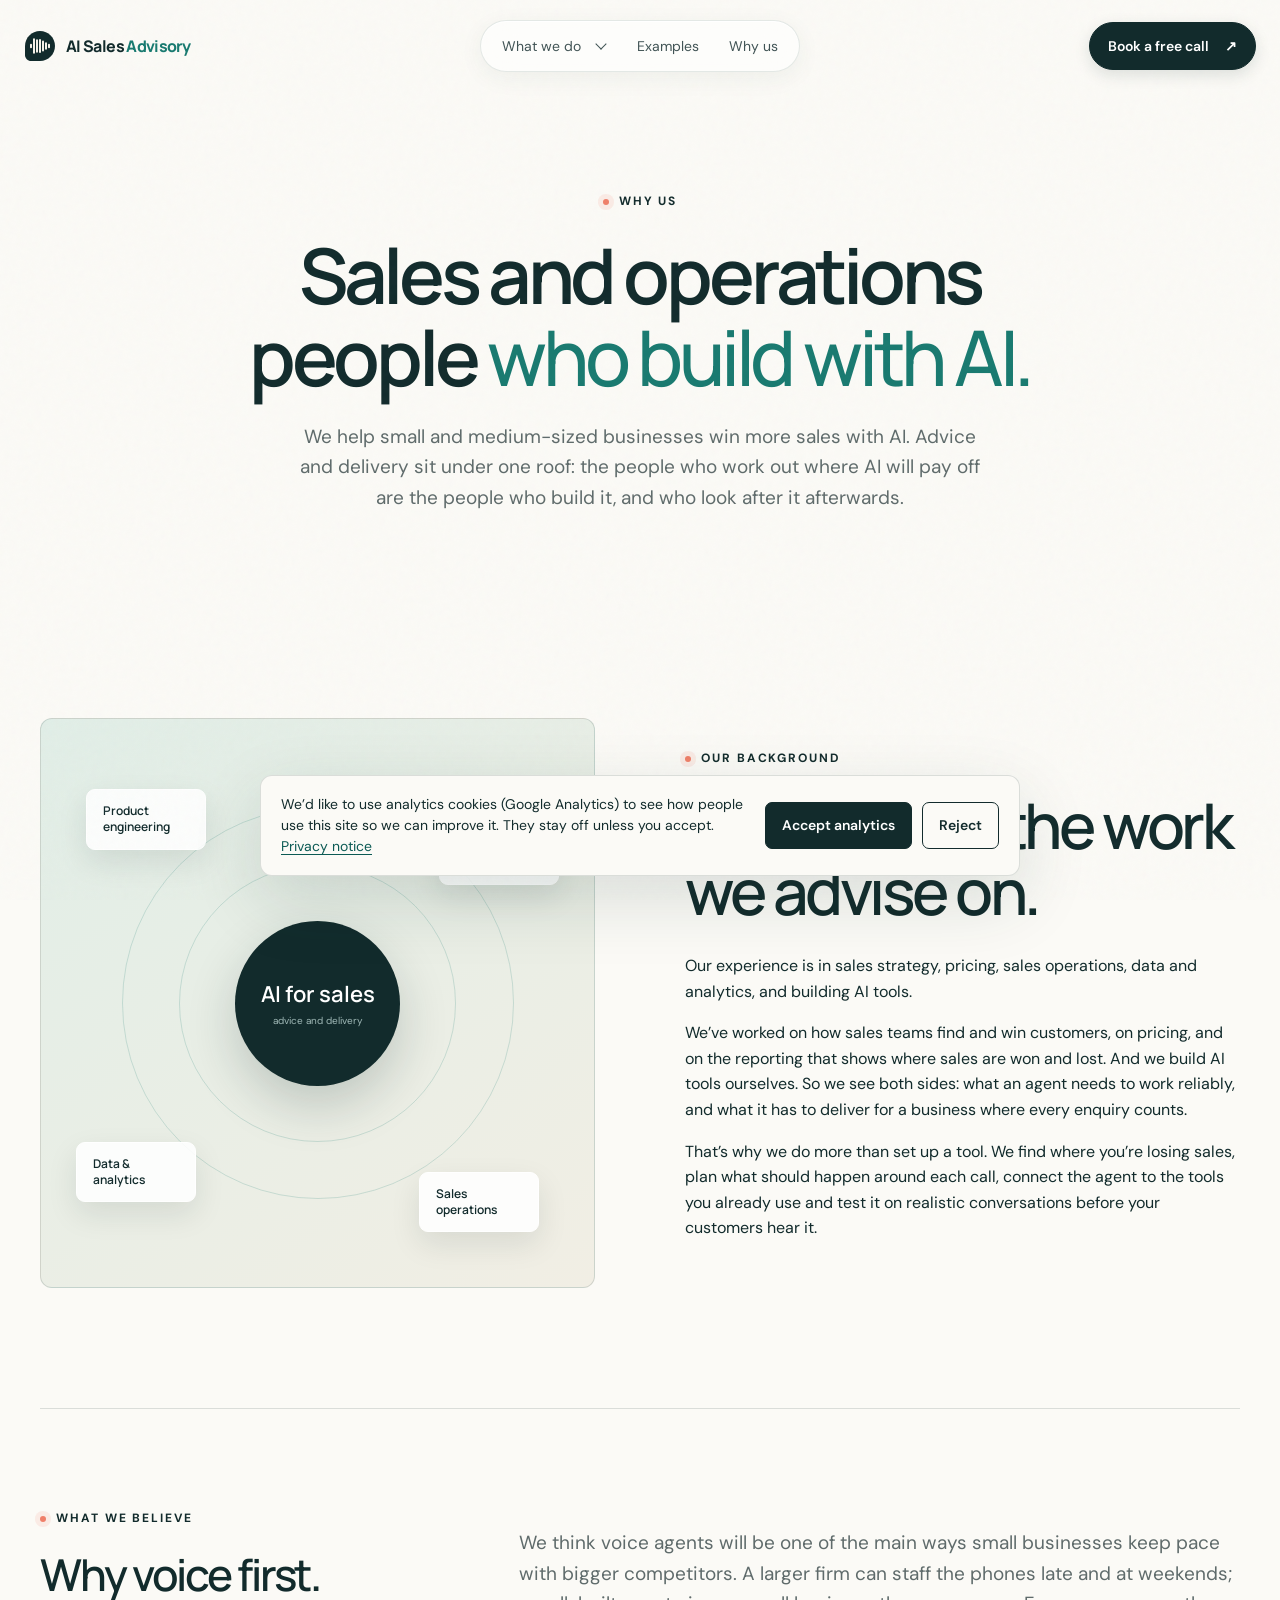
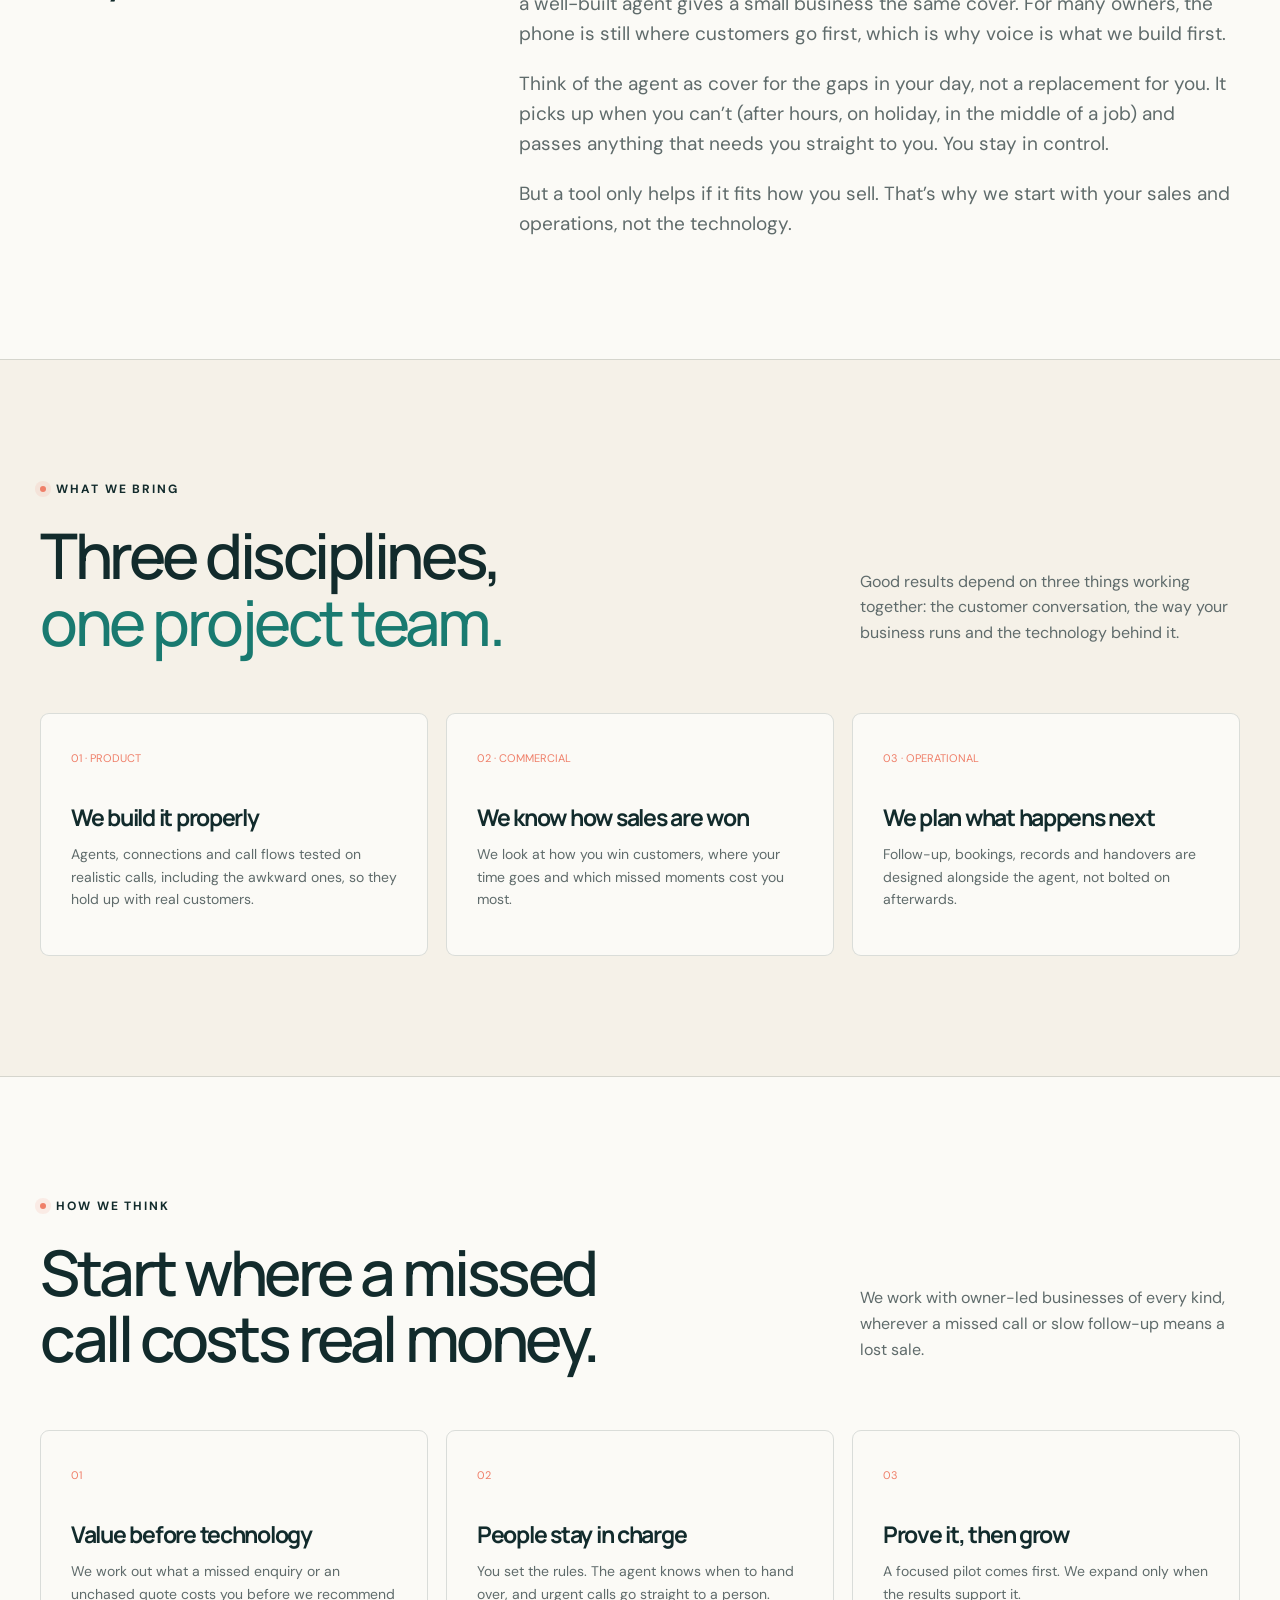
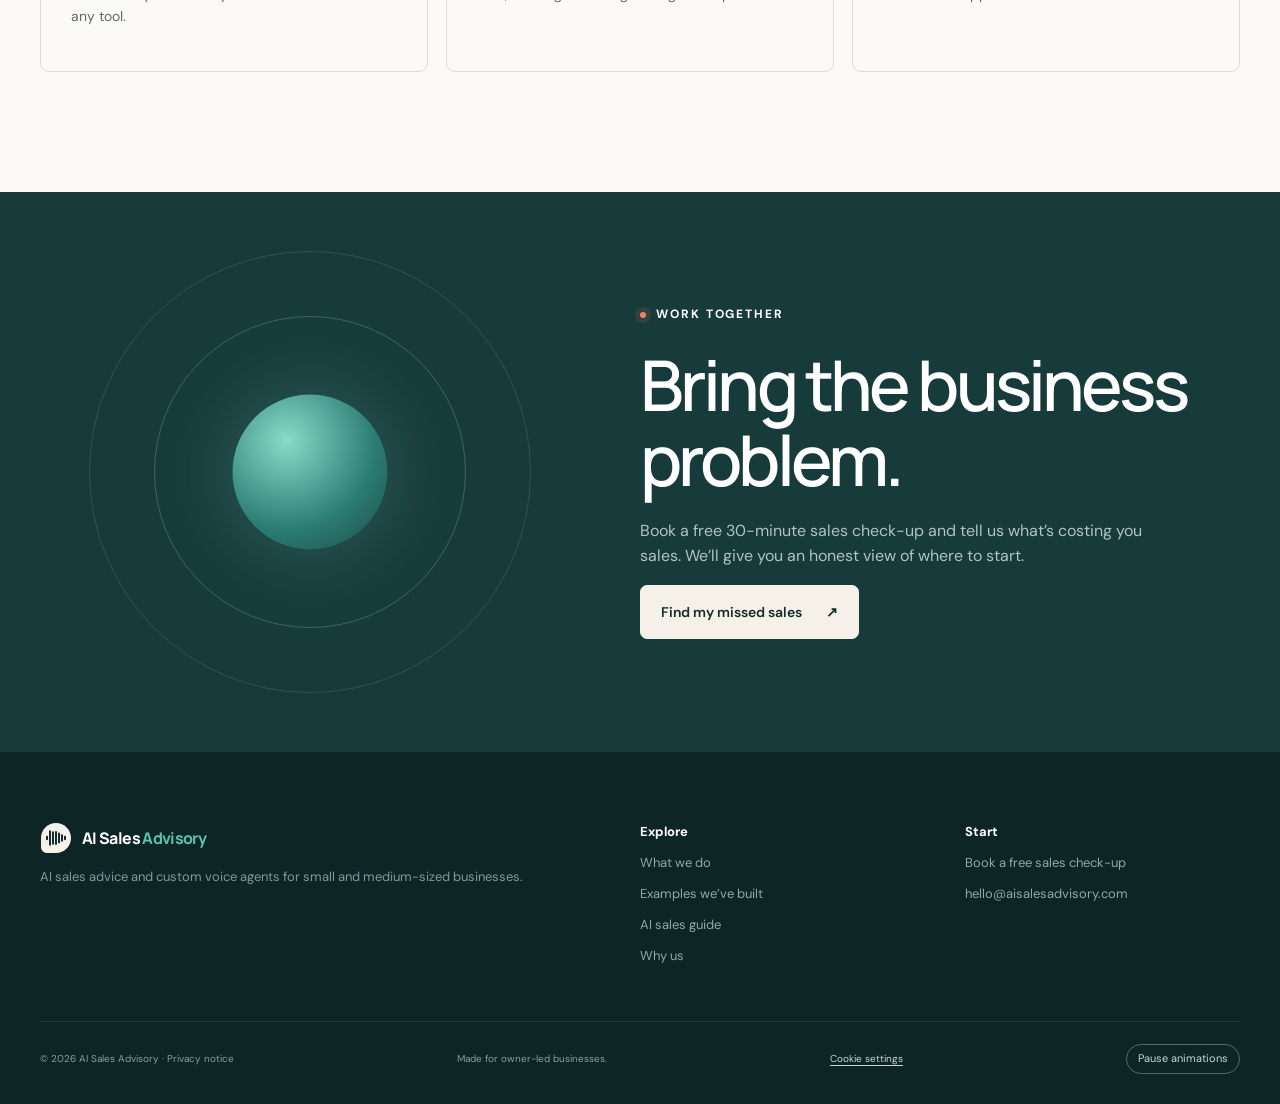
<file: about.html>
<!doctype html><html lang="en-GB"><head>
<meta charset="utf-8"><meta name="viewport" content="width=device-width,initial-scale=1">
<title>About us: AI sales consultants who build | AI Sales Advisory</title><meta name="description" content="Sales and operations people who build AI for UK small businesses. The people who advise you are the people who build and support your voice agent.">
<link rel="canonical" href="https://aisalesadvisory.com/about.html"><meta name="robots" content="index, follow, max-snippet:-1, max-image-preview:large, max-video-preview:-1">
<meta name="theme-color" content="#122b2c"><link rel="icon" href="/favicon.ico" sizes="32x32"><link rel="icon" href="/favicon.svg" type="image/svg+xml"><link rel="apple-touch-icon" href="/apple-touch-icon.png"><link rel="manifest" href="/site.webmanifest">
<link rel="preload" href="/fonts/manrope-latin.woff2" as="font" type="font/woff2" crossorigin><link rel="preload" href="/fonts/dm-sans-latin.woff2" as="font" type="font/woff2" crossorigin><link rel="stylesheet" href="/styles.css?v=20261116a">
<meta property="og:type" content="website"><meta property="og:site_name" content="AI Sales Advisory"><meta property="og:locale" content="en_GB"><meta property="og:url" content="https://aisalesadvisory.com/about.html"><meta property="og:title" content="About us: AI sales consultants who build | AI Sales Advisory"><meta property="og:description" content="Sales and operations people who build AI for UK small businesses. The people who advise you are the people who build and support your voice agent."><meta property="og:image" content="https://aisalesadvisory.com/social-card.png"><meta property="og:image:width" content="1200"><meta property="og:image:height" content="630"><meta property="og:image:alt" content="AI Sales Advisory: AI that answers your calls when you can’t. AI sales advice, custom voice agents and support for small businesses."><meta name="twitter:card" content="summary_large_image"><meta name="twitter:title" content="About us: AI sales consultants who build | AI Sales Advisory"><meta name="twitter:description" content="Sales and operations people who build AI for UK small businesses. The people who advise you are the people who build and support your voice agent."><meta name="twitter:image" content="https://aisalesadvisory.com/social-card.png">
<script type="application/ld+json">{"@context":"https://schema.org","@type":"BreadcrumbList","itemListElement":[{"@type":"ListItem","position":1,"name":"Home","item":"https://aisalesadvisory.com/"},{"@type":"ListItem","position":2,"name":"Why us","item":"https://aisalesadvisory.com/about.html"}]}</script>
<script src="/analytics.js?v=20261116a" defer></script>
</head><body><a class="skip-link" href="#main-content">Skip to content</a><div class="noise"></div>
<header class="site-header"><a class="brand" href="index.html"><span class="brand-mark" aria-hidden="true">A</span><span>AI Sales <em>Advisory</em></span></a><nav class="desktop-nav" aria-label="Main navigation"><div class="nav-solutions"><a class="nav-solutions-link" href="services.html">What we do</a><button class="nav-dropdown-toggle" type="button" aria-label="Show what we do menu" aria-expanded="false" aria-controls="solutions-menu"><span aria-hidden="true">⌄</span></button><div class="nav-dropdown" id="solutions-menu"><span class="nav-dropdown-label">WHAT WE DO</span><a href="services.html#custom-agents"><strong>Advise</strong><small>Find where you’re losing sales</small></a><a href="services.html#workflows"><strong>Build</strong><small>Custom voice agents for your business</small></a><a href="services.html#support"><strong>Support</strong><small>We look after your agent once it’s live</small></a><a class="nav-all" href="services.html">Explore what we do ↗︎</a></div></div><a href="solutions.html">Examples</a><a href="about.html" aria-current="page">Why us</a></nav><a class="button button-small header-cta" href="contact.html#cal-booking"><span class="cta-long">Book a free call</span><span class="cta-short">Book a free call</span> <span aria-hidden="true">↗︎</span></a><button type="button" class="menu-toggle" aria-label="Open menu" aria-expanded="false" aria-controls="mobile-menu"><span></span><span></span></button></header><div class="mobile-menu" id="mobile-menu" aria-hidden="true"><a href="services.html">What we do</a><div class="mobile-solutions"><a href="services.html#custom-agents">Advise</a><a href="services.html#workflows">Build · Custom voice agents</a><a href="services.html#support">Support</a></div><a href="solutions.html">Examples</a><a href="about.html" aria-current="page">Why us</a><a href="contact.html#cal-booking">Book a free sales check-up</a></div>
<main id="main-content" tabindex="-1"><section class="page-hero shell reveal"><div class="eyebrow"><i></i> Why us</div><h1>Sales and operations people <span>who build with AI.</span></h1><p>We help small and medium-sized businesses win more sales with AI. Advice and delivery sit under one roof: the people who work out where AI will pay off are the people who build it, and who look after it afterwards.</p></section>
<section class="section shell about-lead"><div class="capability-map reveal" role="img" aria-label="The disciplines we bring together"><div class="capability-core">AI for sales<span>advice and delivery</span></div><span class="capability-node node-one">Product<br>engineering</span><span class="capability-node node-two">Sales &amp;<br>pricing</span><span class="capability-node node-three">Data &amp;<br>analytics</span><span class="capability-node node-four">Sales<br>operations</span></div><div class="reveal"><!-- TODO owner: add founder name, photo, LinkedIn --><div class="eyebrow"><i></i> Our background</div><h2>We’ve done the work we advise on.</h2><p class="large-copy">Our experience is in sales strategy, pricing, sales operations, data and analytics, and building AI tools.</p><p>We’ve worked on how sales teams find and win customers, on pricing, and on the reporting that shows where sales are won and lost. And we build AI tools ourselves. So we see both sides: what an agent needs to work reliably, and what it has to deliver for a business where every enquiry counts.</p><p>That’s why we do more than set up a tool. We find where you’re losing sales, plan what should happen around each call, connect the agent to the tools you already use and test it on realistic conversations before your customers hear it.</p></div></section>
<section class="shell detail-block reveal" id="belief"><div><div class="eyebrow"><i></i> What we believe</div><h2>Why voice first.</h2></div><div class="detail-content"><p>We think voice agents will be one of the main ways small businesses keep pace with bigger competitors. A larger firm can staff the phones late and at weekends; a well-built agent gives a small business the same cover. For many owners, the phone is still where customers go first, which is why voice is what we build first.</p><p>Think of the agent as cover for the gaps in your day, not a replacement for you. It picks up when you can’t (after hours, on holiday, in the middle of a job) and passes anything that needs you straight to you. You stay in control.</p><p>But a tool only helps if it fits how you sell. That’s why we start with your sales and operations, not the technology.</p></div></section>
<section class="section capability-band"><div class="shell"><div class="section-heading reveal"><div><div class="eyebrow"><i></i> What we bring</div><h2>Three disciplines,<br><span class="accent">one project team.</span></h2></div><p>Good results depend on three things working together: the customer conversation, the way your business runs and the technology behind it.</p></div><div class="principles capability-cards"><article class="principle reveal"><span>01 · PRODUCT</span><h3>We build it properly</h3><p>Agents, connections and call flows tested on realistic calls, including the awkward ones, so they hold up with real customers.</p></article><article class="principle reveal"><span>02 · COMMERCIAL</span><h3>We know how sales are won</h3><p>We look at how you win customers, where your time goes and which missed moments cost you most.</p></article><article class="principle reveal"><span>03 · OPERATIONAL</span><h3>We plan what happens next</h3><p>Follow-up, bookings, records and handovers are designed alongside the agent, not bolted on afterwards.</p></article></div></div></section>
<section class="section shell"><div class="section-heading reveal"><div><div class="eyebrow"><i></i> How we think</div><h2>Start where a missed<br>call costs real money.</h2></div><p>We work with owner-led businesses of every kind, wherever a missed call or slow follow-up means a lost sale.</p></div><div class="principles"><article class="principle reveal"><span>01</span><h3>Value before technology</h3><p>We work out what a missed enquiry or an unchased quote costs you before we recommend any tool.</p></article><article class="principle reveal"><span>02</span><h3>People stay in charge</h3><p>You set the rules. The agent knows when to hand over, and urgent calls go straight to a person.</p></article><article class="principle reveal"><span>03</span><h3>Prove it, then grow</h3><p>A focused pilot comes first. We expand only when the results support it.</p></article></div></section>
<section class="closing"><div class="shell closing-inner reveal"><div class="closing-orb"><span></span></div><div><div class="eyebrow light"><i></i> Work together</div><h2>Bring the business problem.</h2><p>Book a free 30-minute sales check-up and tell us what’s costing you sales. We’ll give you an honest view of where to start.</p><a class="button button-light" href="contact.html#cal-booking">Find my missed sales <span>↗︎</span></a></div></div></section></main>
<footer><div class="shell footer-grid"><div><a class="brand footer-brand" href="index.html"><span class="brand-mark" aria-hidden="true">A</span><span>AI Sales <em>Advisory</em></span></a><p>AI sales advice and custom voice agents for small and medium-sized businesses.</p></div><div><strong>Explore</strong><a href="services.html">What we do</a><a href="solutions.html">Examples we’ve built</a><a href="resources.html">AI sales guide</a><a href="about.html" aria-current="page">Why us</a></div><div><strong>Start</strong><a href="contact.html#cal-booking">Book a free sales check-up</a><a href="mailto:hello@aisalesadvisory.com">hello@aisalesadvisory.com</a></div></div><div class="shell footer-bottom"><span>© 2026 AI Sales Advisory · <a href="privacy.html">Privacy notice</a></span><span>Made for owner-led businesses.</span></div></footer><script src="/script.js?v=20261116a" defer></script></body></html>
</file>
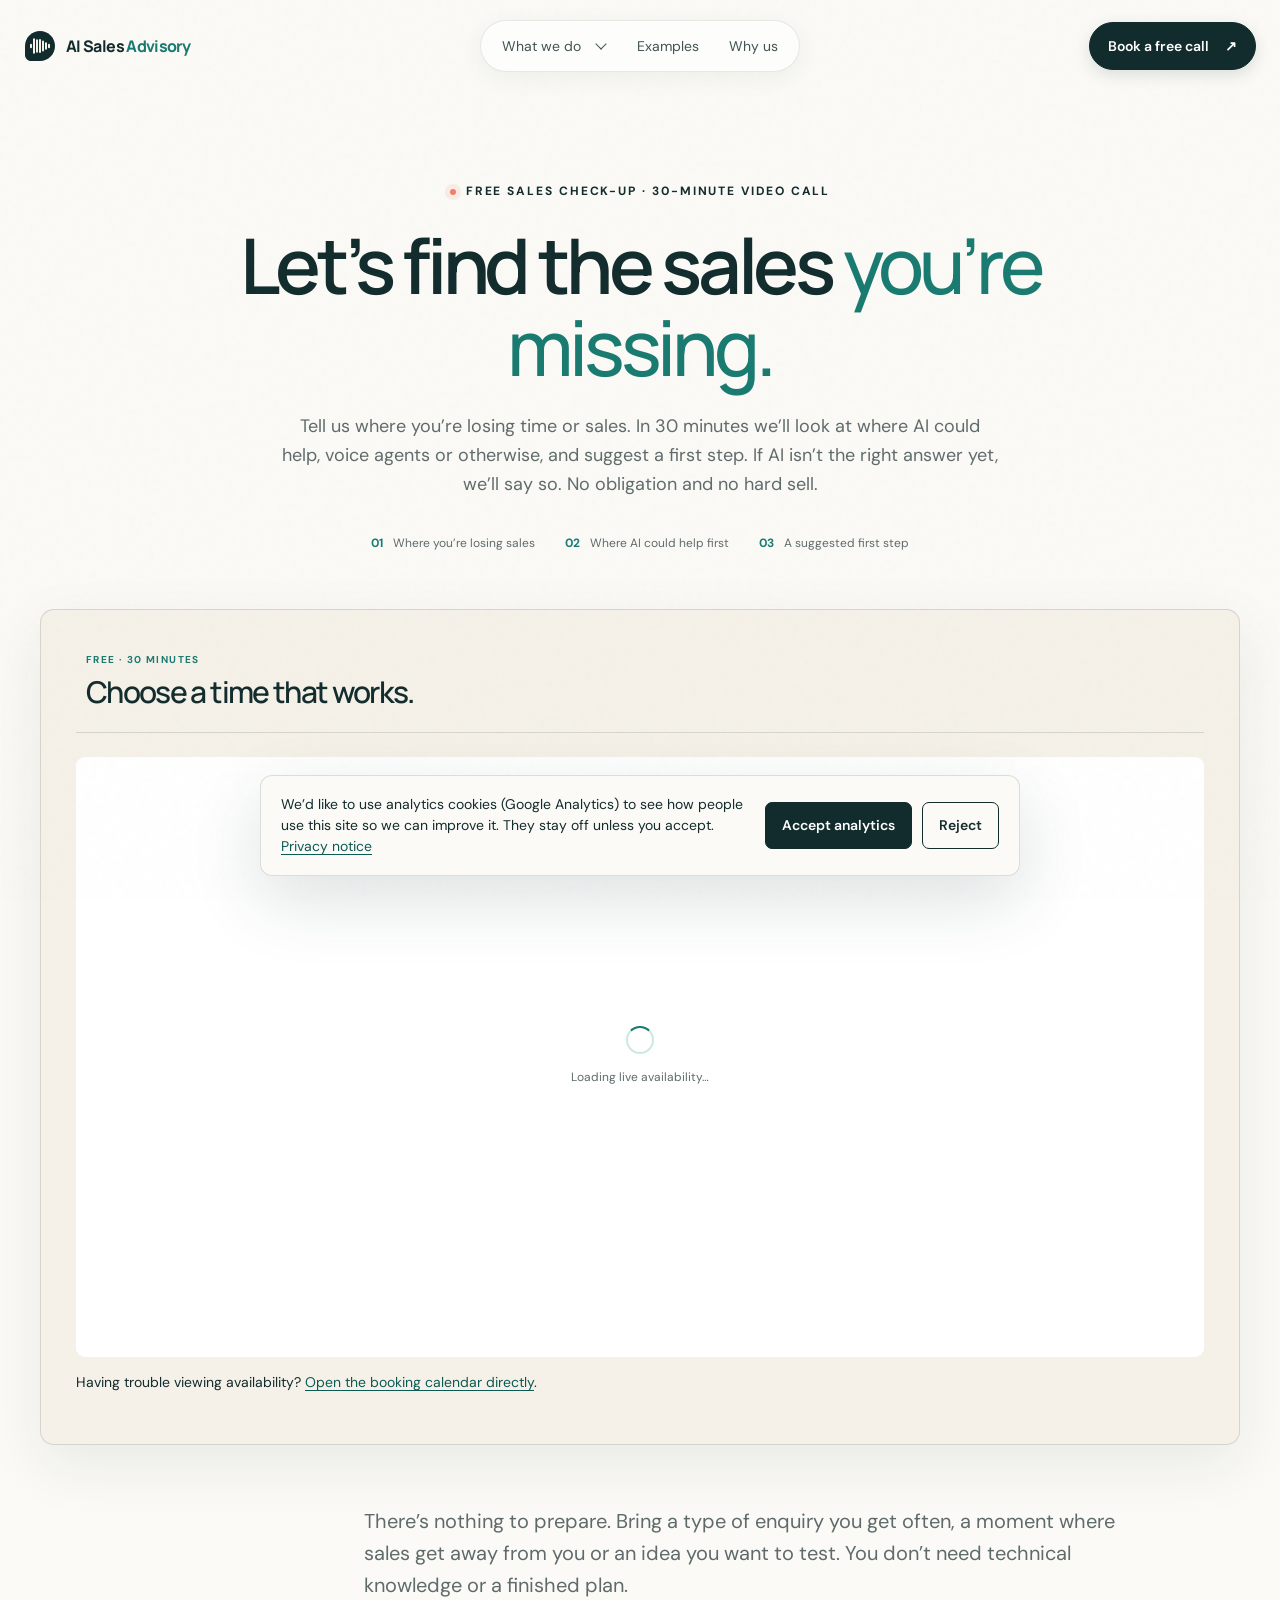
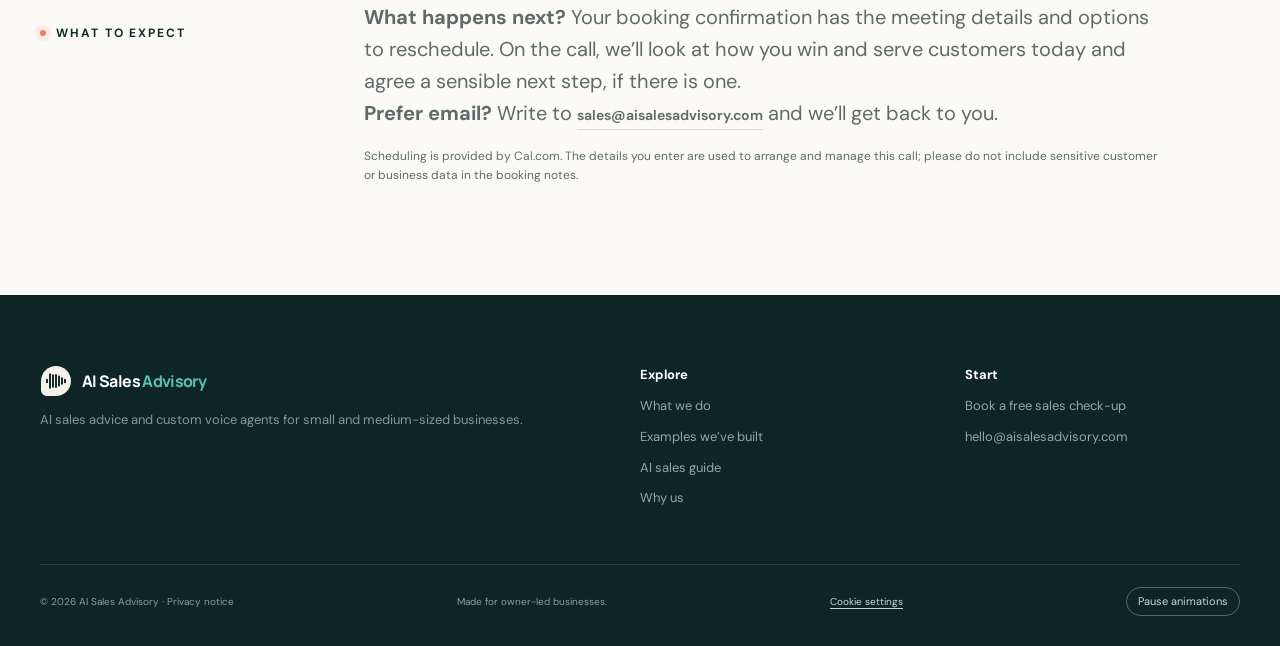
<file: contact.html>
<!doctype html><html lang="en-GB"><head>
<meta charset="utf-8"><meta name="viewport" content="width=device-width,initial-scale=1">
<title>Find the sales you’re missing: free 30-minute call | AI Sales Advisory</title><meta name="description" content="Find the sales your business is missing. In a free 30-minute call we’ll find where you’re losing sales and suggest a clear first step, even if it isn’t AI.">
<link rel="canonical" href="https://aisalesadvisory.com/contact.html"><meta name="robots" content="index, follow, max-snippet:-1, max-image-preview:large, max-video-preview:-1">
<meta name="theme-color" content="#122b2c"><link rel="icon" href="/favicon.ico" sizes="32x32"><link rel="icon" href="/favicon.svg" type="image/svg+xml"><link rel="apple-touch-icon" href="/apple-touch-icon.png"><link rel="manifest" href="/site.webmanifest">
<link rel="preload" href="/fonts/manrope-latin.woff2" as="font" type="font/woff2" crossorigin><link rel="preload" href="/fonts/dm-sans-latin.woff2" as="font" type="font/woff2" crossorigin><link rel="stylesheet" href="/styles.css?v=20261116a">
<meta property="og:type" content="website"><meta property="og:site_name" content="AI Sales Advisory"><meta property="og:locale" content="en_GB"><meta property="og:url" content="https://aisalesadvisory.com/contact.html"><meta property="og:title" content="Find the sales you’re missing: free 30-minute call | AI Sales Advisory"><meta property="og:description" content="Find the sales your business is missing. In a free 30-minute call we’ll find where you’re losing sales and suggest a clear first step, even if it isn’t AI."><meta property="og:image" content="https://aisalesadvisory.com/social-card.png"><meta property="og:image:width" content="1200"><meta property="og:image:height" content="630"><meta property="og:image:alt" content="AI Sales Advisory: AI that answers your calls when you can’t. AI sales advice, custom voice agents and support for small businesses."><meta name="twitter:card" content="summary_large_image"><meta name="twitter:title" content="Find the sales you’re missing: free 30-minute call | AI Sales Advisory"><meta name="twitter:description" content="Find the sales your business is missing. In a free 30-minute call we’ll find where you’re losing sales and suggest a clear first step, even if it isn’t AI."><meta name="twitter:image" content="https://aisalesadvisory.com/social-card.png">
<script type="application/ld+json">{"@context":"https://schema.org","@type":"BreadcrumbList","itemListElement":[{"@type":"ListItem","position":1,"name":"Home","item":"https://aisalesadvisory.com/"},{"@type":"ListItem","position":2,"name":"Book a free sales check-up","item":"https://aisalesadvisory.com/contact.html"}]}</script>
<script src="/cal-init.js?v=20261116a"></script>
<script src="/analytics.js?v=20261116a" defer></script>
</head><body><a class="skip-link" href="#main-content">Skip to content</a><div class="noise"></div>
<header class="site-header"><a class="brand" href="index.html"><span class="brand-mark" aria-hidden="true">A</span><span>AI Sales <em>Advisory</em></span></a><nav class="desktop-nav" aria-label="Main navigation"><div class="nav-solutions"><a class="nav-solutions-link" href="services.html">What we do</a><button class="nav-dropdown-toggle" type="button" aria-label="Show what we do menu" aria-expanded="false" aria-controls="solutions-menu"><span aria-hidden="true">⌄</span></button><div class="nav-dropdown" id="solutions-menu"><span class="nav-dropdown-label">WHAT WE DO</span><a href="services.html#custom-agents"><strong>Advise</strong><small>Find where you’re losing sales</small></a><a href="services.html#workflows"><strong>Build</strong><small>Custom voice agents for your business</small></a><a href="services.html#support"><strong>Support</strong><small>We look after your agent once it’s live</small></a><a class="nav-all" href="services.html">Explore what we do ↗︎</a></div></div><a href="solutions.html">Examples</a><a href="about.html">Why us</a></nav><a class="button button-small header-cta" href="contact.html#cal-booking"><span class="cta-long">Book a free call</span><span class="cta-short">Book a free call</span> <span aria-hidden="true">↗︎</span></a><button type="button" class="menu-toggle" aria-label="Open menu" aria-expanded="false" aria-controls="mobile-menu"><span></span><span></span></button></header><div class="mobile-menu" id="mobile-menu" aria-hidden="true"><a href="services.html">What we do</a><div class="mobile-solutions"><a href="services.html#custom-agents">Advise</a><a href="services.html#workflows">Build · Custom voice agents</a><a href="services.html#support">Support</a></div><a href="solutions.html">Examples</a><a href="about.html">Why us</a><a href="contact.html" aria-current="page">Book a free sales check-up</a></div>
<main id="main-content" tabindex="-1"><section class="booking-hero shell reveal"><div class="eyebrow"><i></i> Free sales check-up · 30-minute video call</div><h1>Let’s find the sales <span>you’re missing.</span></h1><p>Tell us where you’re losing time or sales. In 30 minutes we’ll look at where AI could help, voice agents or otherwise, and suggest a first step. If AI isn’t the right answer yet, we’ll say so. No obligation and no hard sell.</p><div class="booking-promises"><span><b>01</b> Where you’re losing sales</span><span><b>02</b> Where AI could help first</span><span><b>03</b> A suggested first step</span></div></section>
<section class="shell calendar-shell reveal"><div class="calendar-heading"><div><span>FREE · 30 MINUTES</span><h2>Choose a time that works.</h2></div></div><div id="cal-booking" class="cal-booking"><div class="calendar-loader"><i></i><span>Loading live availability…</span></div></div><noscript><style>.calendar-loader{display:none}</style></noscript><p class="booking-fallback">Having trouble viewing availability? <a href="https://cal.com/aisalesadvisory/discovery-call">Open the booking calendar directly</a>.</p></section>
<section class="shell booking-note reveal"><div class="eyebrow"><i></i> What to expect</div><div><p>There’s nothing to prepare. Bring a type of enquiry you get often, a moment where sales get away from you or an idea you want to test. You don’t need technical knowledge or a finished plan.</p><p><strong>What happens next?</strong> Your booking confirmation has the meeting details and options to reschedule. On the call, we’ll look at how you win and serve customers today and agree a sensible next step, if there is one.</p><p><strong>Prefer email?</strong> Write to <a class="text-link" href="mailto:sales@aisalesadvisory.com">sales@aisalesadvisory.com</a> and we’ll get back to you.</p><p class="booking-privacy">Scheduling is provided by Cal.com. The details you enter are used to arrange and manage this call; please do not include sensitive customer or business data in the booking notes.</p></div></section></main>
<footer><div class="shell footer-grid"><div><a class="brand footer-brand" href="index.html"><span class="brand-mark" aria-hidden="true">A</span><span>AI Sales <em>Advisory</em></span></a><p>AI sales advice and custom voice agents for small and medium-sized businesses.</p></div><div><strong>Explore</strong><a href="services.html">What we do</a><a href="solutions.html">Examples we’ve built</a><a href="resources.html">AI sales guide</a><a href="about.html">Why us</a></div><div><strong>Start</strong><a href="contact.html" aria-current="page">Book a free sales check-up</a><a href="mailto:hello@aisalesadvisory.com">hello@aisalesadvisory.com</a></div></div><div class="shell footer-bottom"><span>© 2026 AI Sales Advisory · <a href="privacy.html">Privacy notice</a></span><span>Made for owner-led businesses.</span></div></footer><script src="/script.js?v=20261116a" defer></script><script src="/cal-mount.js?v=20261116a" defer></script></body></html>
</file>
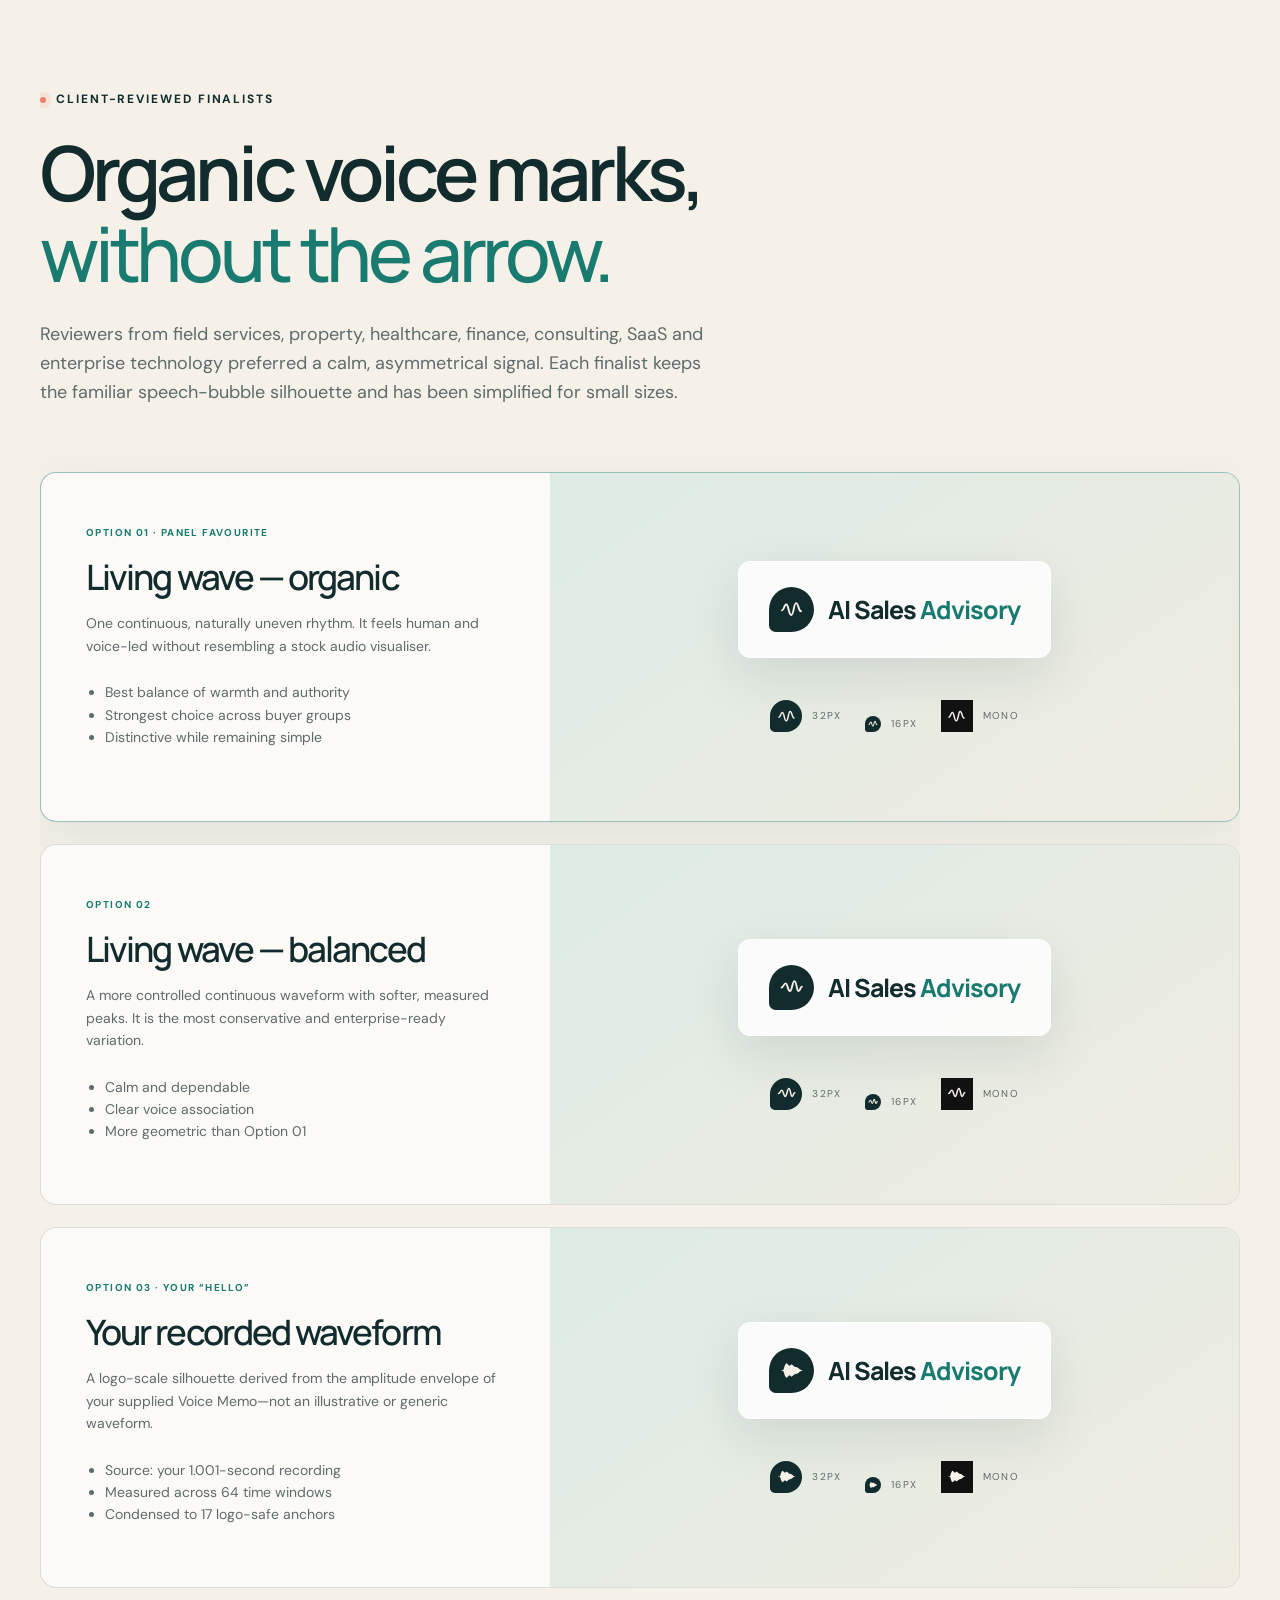
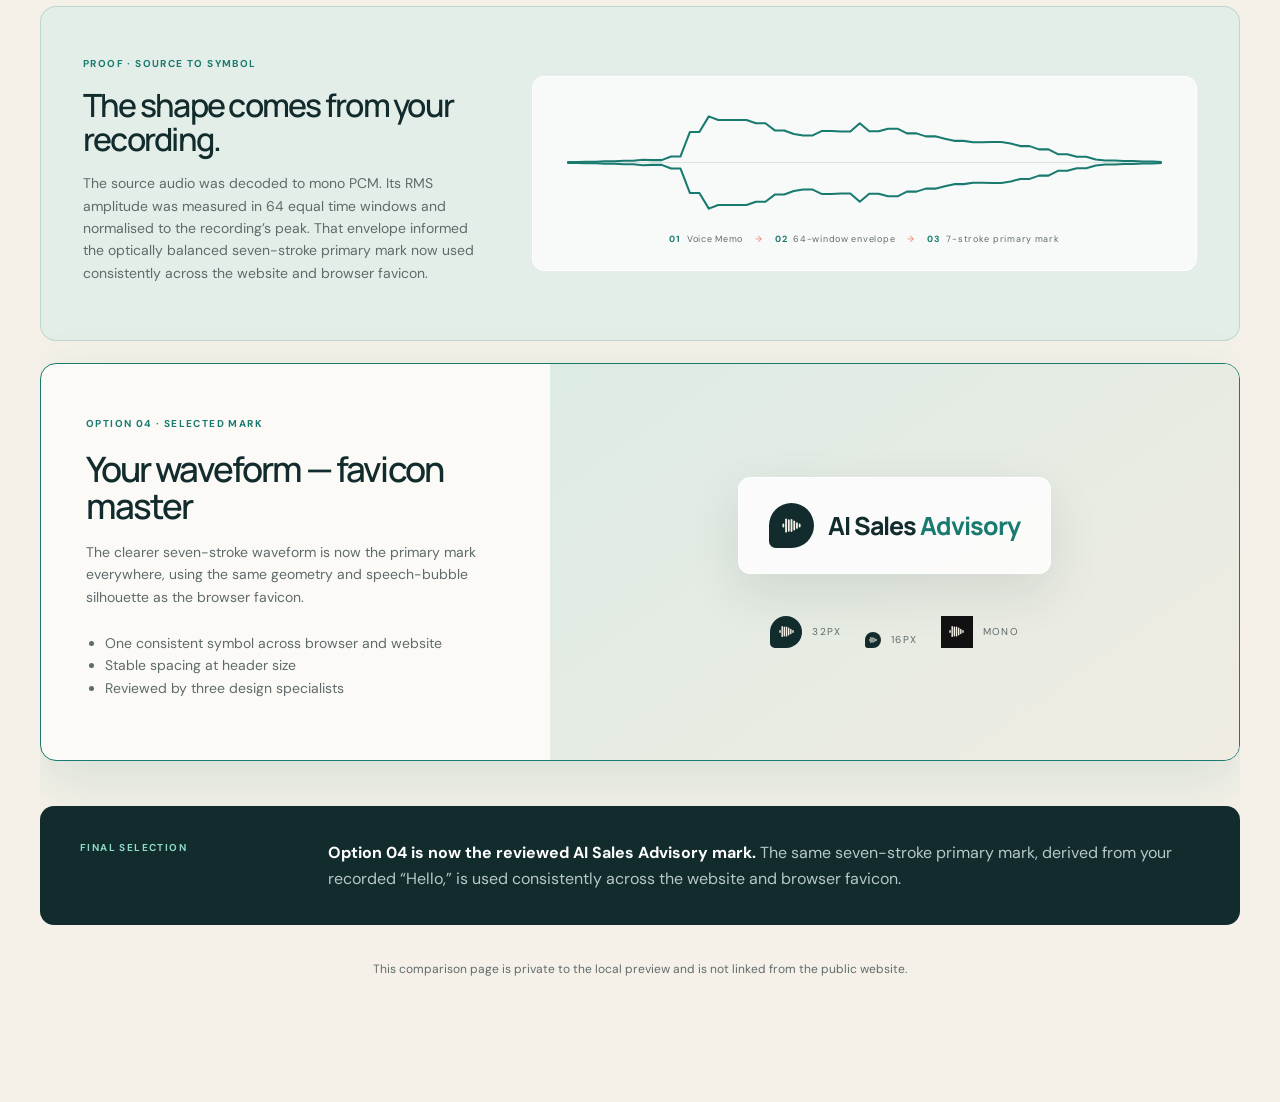
<file: logo-options.html>
<!doctype html>
<html lang="en"><head><meta charset="utf-8"><meta name="viewport" content="width=device-width,initial-scale=1"><meta name="robots" content="noindex,nofollow"><title>Organic logo finalists | AI Sales Advisory</title><link rel="preconnect" href="https://fonts.googleapis.com"><link href="https://fonts.googleapis.com/css2?family=DM+Sans:wght@400;500;600;700&family=Manrope:wght@400;500;600;700;800&display=swap" rel="stylesheet"><link rel="icon" href="favicon.svg" type="image/svg+xml"><link rel="stylesheet" href="styles.css?v=20261116a"><meta name="robots" content="noindex,follow"></head>
<body class="logo-review-page"><main class="shell logo-review">
  <div class="logo-review-intro"><div class="eyebrow"><i></i> Client-reviewed finalists</div><h1>Organic voice marks,<br><span>without the arrow.</span></h1><p>Reviewers from field services, property, healthcare, finance, consulting, SaaS and enterprise technology preferred a calm, asymmetrical signal. Each finalist keeps the familiar speech-bubble silhouette and has been simplified for small sizes.</p></div>

  <section class="logo-option recommended"><div class="logo-option-copy"><span>OPTION 01 · PANEL FAVOURITE</span><h2>Living wave — organic</h2><p>One continuous, naturally uneven rhythm. It feels human and voice-led without resembling a stock audio visualiser.</p><ul><li>Best balance of warmth and authority</li><li>Strongest choice across buyer groups</li><li>Distinctive while remaining simple</li></ul></div><div class="logo-option-stage">
    <div class="logo-lockup"><span class="brand-mark concept-mark"><svg viewBox="0 0 32 32" aria-hidden="true"><path d="M5.5 17c2.4 0 2.2-6.5 4.8-6.5S12.7 22 15.7 22s2.6-13 5.4-13 2.4 9 5.4 9"/></svg></span><span>AI Sales <em>Advisory</em></span></div>
    <div class="mark-tests"><div class="size-test"><span class="brand-mark concept-mark small"><svg viewBox="0 0 32 32"><path d="M5.5 17c2.4 0 2.2-6.5 4.8-6.5S12.7 22 15.7 22s2.6-13 5.4-13 2.4 9 5.4 9"/></svg></span><small>32px</small></div><div class="size-test"><span class="brand-mark concept-mark tiny"><svg viewBox="0 0 32 32"><path d="M5.5 17c2.4 0 2.2-6.5 4.8-6.5S12.7 22 15.7 22s2.6-13 5.4-13 2.4 9 5.4 9"/></svg></span><small>16px</small></div><div class="size-test mono"><span class="brand-mark concept-mark small"><svg viewBox="0 0 32 32"><path d="M5.5 17c2.4 0 2.2-6.5 4.8-6.5S12.7 22 15.7 22s2.6-13 5.4-13 2.4 9 5.4 9"/></svg></span><small>Mono</small></div></div>
  </div></section>

  <section class="logo-option"><div class="logo-option-copy"><span>OPTION 02</span><h2>Living wave — balanced</h2><p>A more controlled continuous waveform with softer, measured peaks. It is the most conservative and enterprise-ready variation.</p><ul><li>Calm and dependable</li><li>Clear voice association</li><li>More geometric than Option 01</li></ul></div><div class="logo-option-stage">
    <div class="logo-lockup"><span class="brand-mark concept-mark"><svg viewBox="0 0 32 32" aria-hidden="true"><path d="M5 16c2.2 0 2.4-4.5 4.5-4.5s2.5 8.5 4.8 8.5 2.6-11 5-11 2.3 11 4.4 11 1.8-5 3.8-5"/></svg></span><span>AI Sales <em>Advisory</em></span></div>
    <div class="mark-tests"><div class="size-test"><span class="brand-mark concept-mark small"><svg viewBox="0 0 32 32"><path d="M5 16c2.2 0 2.4-4.5 4.5-4.5s2.5 8.5 4.8 8.5 2.6-11 5-11 2.3 11 4.4 11 1.8-5 3.8-5"/></svg></span><small>32px</small></div><div class="size-test"><span class="brand-mark concept-mark tiny"><svg viewBox="0 0 32 32"><path d="M5 16c2.2 0 2.4-4.5 4.5-4.5s2.5 8.5 4.8 8.5 2.6-11 5-11 2.3 11 4.4 11 1.8-5 3.8-5"/></svg></span><small>16px</small></div><div class="size-test mono"><span class="brand-mark concept-mark small"><svg viewBox="0 0 32 32"><path d="M5 16c2.2 0 2.4-4.5 4.5-4.5s2.5 8.5 4.8 8.5 2.6-11 5-11 2.3 11 4.4 11 1.8-5 3.8-5"/></svg></span><small>Mono</small></div></div>
  </div></section>

  <section class="logo-option"><div class="logo-option-copy"><span>OPTION 03 · YOUR “HELLO”</span><h2>Your recorded waveform</h2><p>A logo-scale silhouette derived from the amplitude envelope of your supplied Voice Memo—not an illustrative or generic waveform.</p><ul><li>Source: your 1.001-second recording</li><li>Measured across 64 time windows</li><li>Condensed to 17 logo-safe anchors</li></ul></div><div class="logo-option-stage">
    <div class="logo-lockup"><span class="brand-mark concept-mark"><svg viewBox="0 0 32 32" aria-hidden="true"><path class="waveform-fill" d="M4 15.9L5.5 15.7 7 15.5 8.5 10.7 10 8 11.5 8.6 13 10.4 14.5 10.5 16 9.2 17.5 10.1 19 11.5 20.5 12.2 22 12.4 23.5 13.2 25 14.6 26.5 15.5 28 15.7 28 16.3 26.5 16.5 25 17.4 23.5 18.8 22 19.6 20.5 19.8 19 20.5 17.5 21.9 16 22.8 14.5 21.5 13 21.6 11.5 23.4 10 24 8.5 21.3 7 16.5 5.5 16.3 4 16.1Z"/></svg></span><span>AI Sales <em>Advisory</em></span></div>
    <div class="mark-tests"><div class="size-test"><span class="brand-mark concept-mark small"><svg viewBox="0 0 32 32"><path class="waveform-fill" d="M4 15.9L5.5 15.7 7 15.5 8.5 10.7 10 8 11.5 8.6 13 10.4 14.5 10.5 16 9.2 17.5 10.1 19 11.5 20.5 12.2 22 12.4 23.5 13.2 25 14.6 26.5 15.5 28 15.7 28 16.3 26.5 16.5 25 17.4 23.5 18.8 22 19.6 20.5 19.8 19 20.5 17.5 21.9 16 22.8 14.5 21.5 13 21.6 11.5 23.4 10 24 8.5 21.3 7 16.5 5.5 16.3 4 16.1Z"/></svg></span><small>32px</small></div><div class="size-test"><span class="brand-mark concept-mark tiny"><svg viewBox="0 0 32 32"><path class="waveform-fill" d="M4 15.9L5.5 15.7 7 15.5 8.5 10.7 10 8 11.5 8.6 13 10.4 14.5 10.5 16 9.2 17.5 10.1 19 11.5 20.5 12.2 22 12.4 23.5 13.2 25 14.6 26.5 15.5 28 15.7 28 16.3 26.5 16.5 25 17.4 23.5 18.8 22 19.6 20.5 19.8 19 20.5 17.5 21.9 16 22.8 14.5 21.5 13 21.6 11.5 23.4 10 24 8.5 21.3 7 16.5 5.5 16.3 4 16.1Z"/></svg></span><small>16px</small></div><div class="size-test mono"><span class="brand-mark concept-mark small"><svg viewBox="0 0 32 32"><path class="waveform-fill" d="M4 15.9L5.5 15.7 7 15.5 8.5 10.7 10 8 11.5 8.6 13 10.4 14.5 10.5 16 9.2 17.5 10.1 19 11.5 20.5 12.2 22 12.4 23.5 13.2 25 14.6 26.5 15.5 28 15.7 28 16.3 26.5 16.5 25 17.4 23.5 18.8 22 19.6 20.5 19.8 19 20.5 17.5 21.9 16 22.8 14.5 21.5 13 21.6 11.5 23.4 10 24 8.5 21.3 7 16.5 5.5 16.3 4 16.1Z"/></svg></span><small>Mono</small></div></div>
  </div></section>
  <section class="waveform-proof"><div><span>PROOF · SOURCE TO SYMBOL</span><h2>The shape comes from your recording.</h2><p>The source audio was decoded to mono PCM. Its RMS amplitude was measured in 64 equal time windows and normalised to the recording’s peak. That envelope informed the optically balanced seven-stroke primary mark now used consistently across the website and browser favicon.</p></div><div class="waveform-evidence"><svg viewBox="0 0 600 120" role="img" aria-label="Measured amplitude envelope from the supplied Hello recording"><line x1="10" y1="60" x2="590" y2="60"/><polyline points="10,59.5 19.2,59.5 28.4,59.2 37.6,59.2 46.8,58.7 56,58.7 65.2,58.3 74.4,58.3 83.7,57.3 92.9,57.7 102.1,57.7 111.3,54.1 120.5,54.1 129.7,30.2 138.9,30.2 148.1,15 157.3,18.6 166.5,18.6 175.7,18.5 184.9,18.5 194.1,21.7 203.3,21.7 212.5,28.7 221.7,28.7 231,32.2 240.2,33.6 249.4,33.6 258.6,29.2 267.8,29.2 277,29.8 286.2,29.8 295.4,21.7 304.6,29.6 313.8,29.6 323,27 332.2,27 341.4,31.6 350.6,31.6 359.8,34.5 369,34.5 378.3,36.8 387.5,38.9 396.7,38.9 405.9,40.2 415.1,40.2 424.3,40 433.5,40 442.7,41.4 451.9,44 461.1,44 470.3,47.2 479.5,47.2 488.7,51.9 497.9,51.9 507.1,54.4 516.3,54.4 525.6,57 534.8,58 544,58 553.2,58.6 562.4,58.6 571.6,59.1 580.8,59.1 590,59.5"/><polyline transform="translate(0 120) scale(1 -1)" points="10,59.5 19.2,59.5 28.4,59.2 37.6,59.2 46.8,58.7 56,58.7 65.2,58.3 74.4,58.3 83.7,57.3 92.9,57.7 102.1,57.7 111.3,54.1 120.5,54.1 129.7,30.2 138.9,30.2 148.1,15 157.3,18.6 166.5,18.6 175.7,18.5 184.9,18.5 194.1,21.7 203.3,21.7 212.5,28.7 221.7,28.7 231,32.2 240.2,33.6 249.4,33.6 258.6,29.2 267.8,29.2 277,29.8 286.2,29.8 295.4,21.7 304.6,29.6 313.8,29.6 323,27 332.2,27 341.4,31.6 350.6,31.6 359.8,34.5 369,34.5 378.3,36.8 387.5,38.9 396.7,38.9 405.9,40.2 415.1,40.2 424.3,40 433.5,40 442.7,41.4 451.9,44 461.1,44 470.3,47.2 479.5,47.2 488.7,51.9 497.9,51.9 507.1,54.4 516.3,54.4 525.6,57 534.8,58 544,58 553.2,58.6 562.4,58.6 571.6,59.1 580.8,59.1 590,59.5"/></svg><div class="proof-steps"><span><b>01</b> Voice Memo</span><i>→</i><span><b>02</b> 64-window envelope</span><i>→</i><span><b>03</b> 7-stroke primary mark</span></div></div></section>

  <section class="logo-option selected"><div class="logo-option-copy"><span>OPTION 04 · SELECTED MARK</span><h2>Your waveform — favicon master</h2><p>The clearer seven-stroke waveform is now the primary mark everywhere, using the same geometry and speech-bubble silhouette as the browser favicon.</p><ul><li>One consistent symbol across browser and website</li><li>Stable spacing at header size</li><li>Reviewed by three design specialists</li></ul></div><div class="logo-option-stage">
    <div class="logo-lockup"><span class="brand-mark concept-mark"><svg viewBox="0 0 32 32" aria-hidden="true"><path class="waveform-lines favicon-wave" d="M7 14.2V16.6M10 8.6V22.2M13 9.6V21.2M16 9.3V21.5M19 11V19.8M22 12.7V18.1M25 14.2V16.6"/></svg></span><span>AI Sales <em>Advisory</em></span></div>
    <div class="mark-tests"><div class="size-test"><span class="brand-mark concept-mark small"><svg viewBox="0 0 32 32"><path class="waveform-lines favicon-wave" d="M7 14.2V16.6M10 8.6V22.2M13 9.6V21.2M16 9.3V21.5M19 11V19.8M22 12.7V18.1M25 14.2V16.6"/></svg></span><small>32px</small></div><div class="size-test"><span class="brand-mark concept-mark tiny"><svg viewBox="0 0 32 32"><path class="waveform-lines favicon-wave" d="M7 14.2V16.6M10 8.6V22.2M13 9.6V21.2M16 9.3V21.5M19 11V19.8M22 12.7V18.1M25 14.2V16.6"/></svg></span><small>16px</small></div><div class="size-test mono"><span class="brand-mark concept-mark small"><svg viewBox="0 0 32 32"><path class="waveform-lines favicon-wave" d="M7 14.2V16.6M10 8.6V22.2M13 9.6V21.2M16 9.3V21.5M19 11V19.8M22 12.7V18.1M25 14.2V16.6"/></svg></span><small>Mono</small></div></div>
  </div></section>

  <div class="panel-verdict"><span>FINAL SELECTION</span><p><strong>Option 04 is now the reviewed AI Sales Advisory mark.</strong> The same seven-stroke primary mark, derived from your recorded “Hello,” is used consistently across the website and browser favicon.</p></div>
  <p class="logo-review-note">This comparison page is private to the local preview and is not linked from the public website.</p>
</main></body></html>
</file>
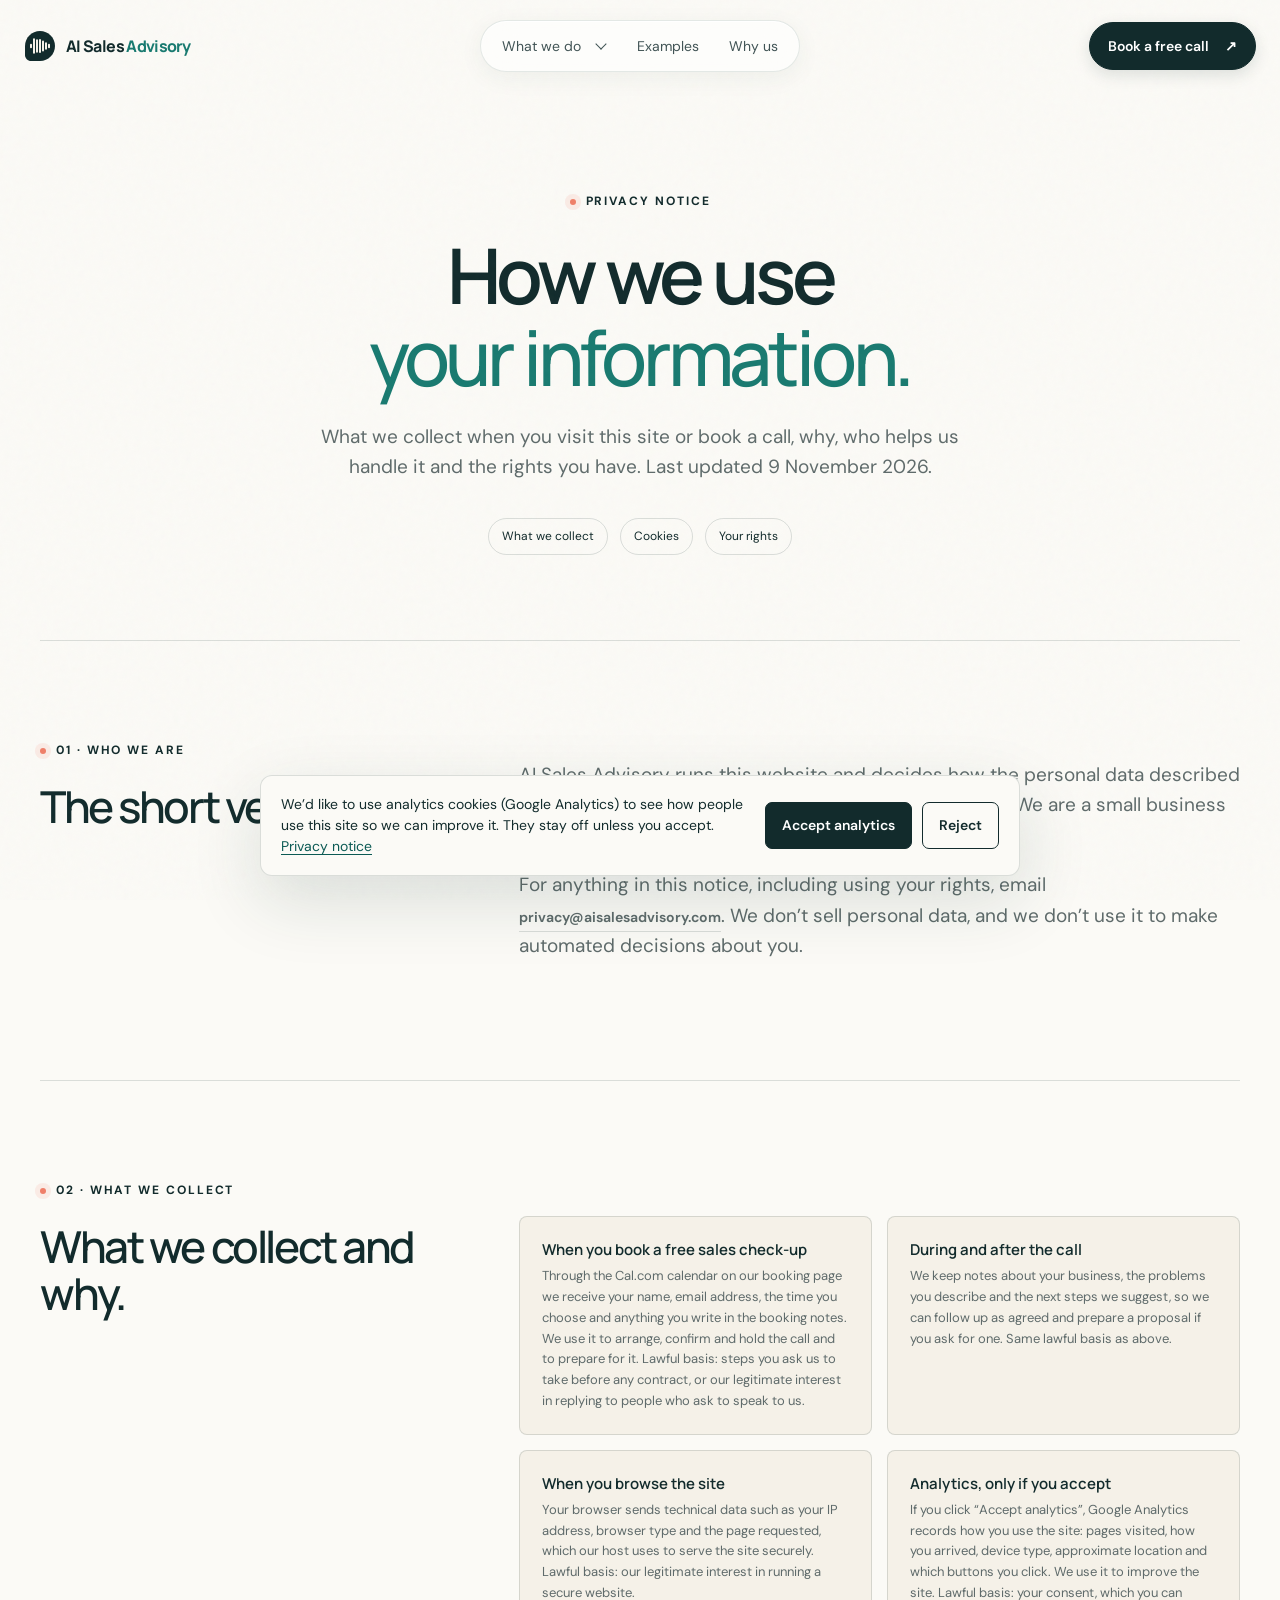
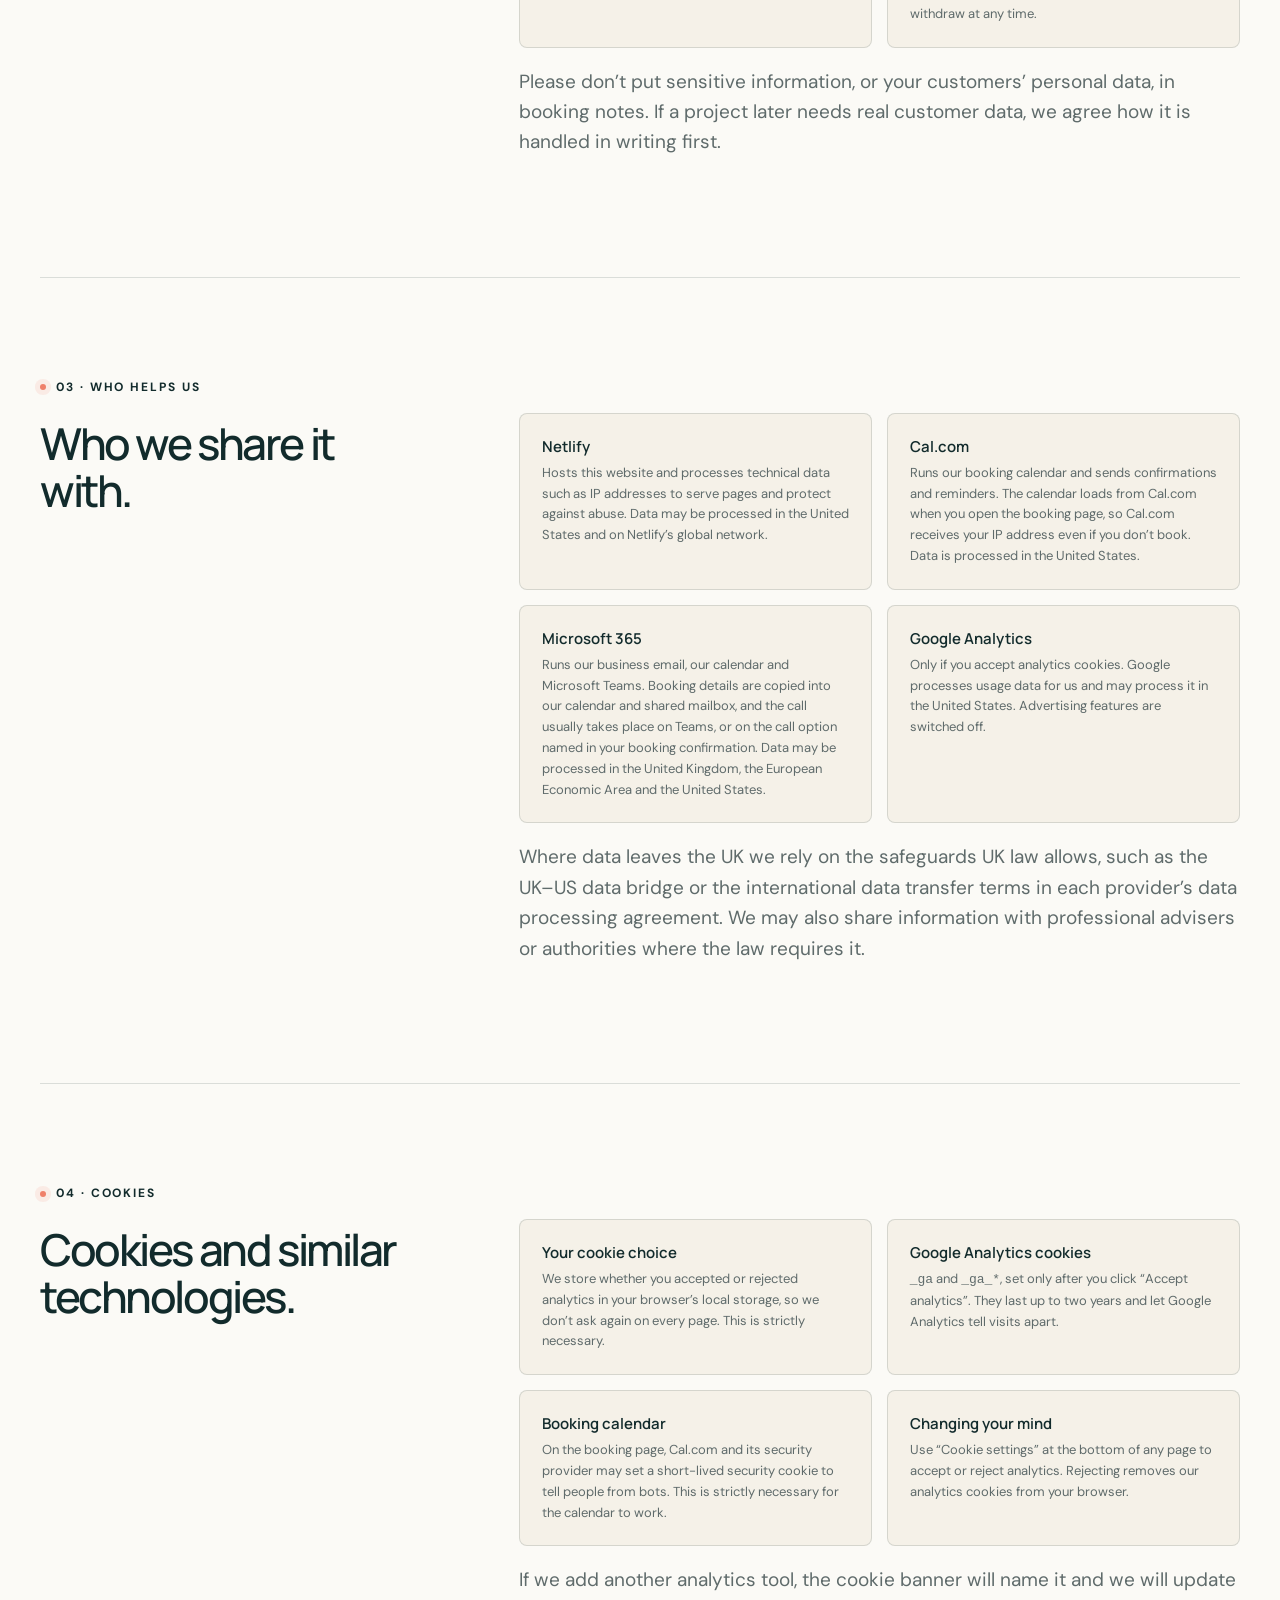
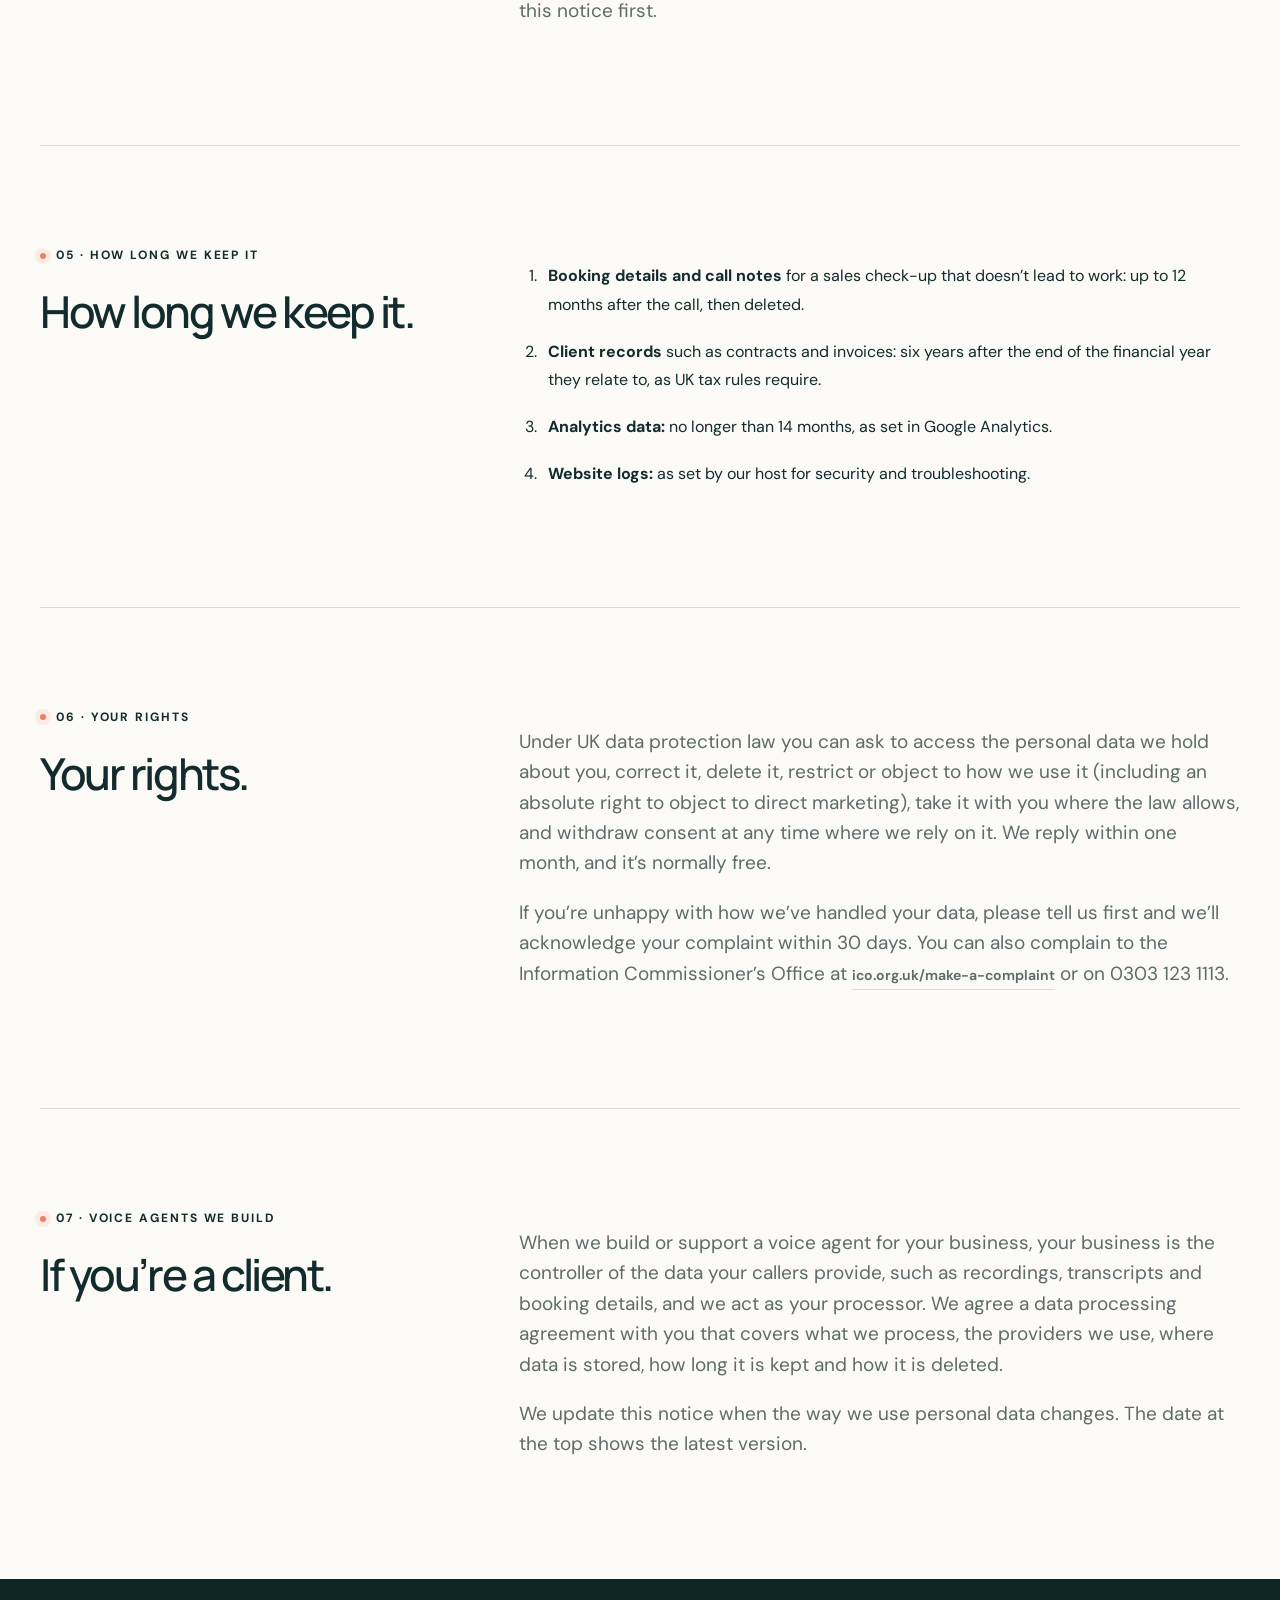
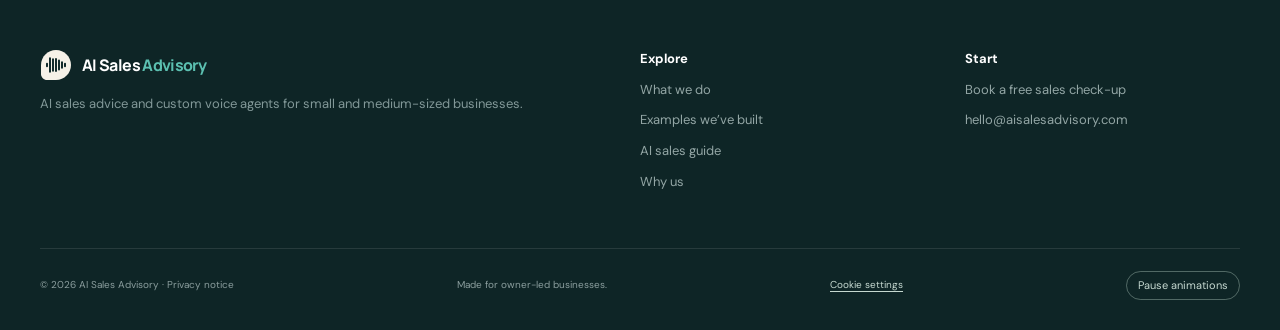
<file: privacy.html>
<!doctype html><html lang="en-GB"><head>
<meta charset="utf-8"><meta name="viewport" content="width=device-width,initial-scale=1">
<title>Privacy notice | AI Sales Advisory</title><meta name="description" content="How AI Sales Advisory uses personal data from bookings and, with your consent, analytics cookies, and the rights you have over your data.">
<link rel="canonical" href="https://aisalesadvisory.com/privacy.html"><meta name="robots" content="index, follow, max-snippet:-1, max-image-preview:large, max-video-preview:-1">
<meta name="theme-color" content="#122b2c"><link rel="icon" href="/favicon.ico" sizes="32x32"><link rel="icon" href="/favicon.svg" type="image/svg+xml"><link rel="apple-touch-icon" href="/apple-touch-icon.png"><link rel="manifest" href="/site.webmanifest">
<link rel="preload" href="/fonts/manrope-latin.woff2" as="font" type="font/woff2" crossorigin><link rel="preload" href="/fonts/dm-sans-latin.woff2" as="font" type="font/woff2" crossorigin><link rel="stylesheet" href="/styles.css?v=20261116a">
<meta property="og:type" content="website"><meta property="og:site_name" content="AI Sales Advisory"><meta property="og:locale" content="en_GB"><meta property="og:url" content="https://aisalesadvisory.com/privacy.html"><meta property="og:title" content="Privacy notice | AI Sales Advisory"><meta property="og:description" content="How AI Sales Advisory uses personal data from bookings and, with your consent, analytics cookies, and the rights you have over your data."><meta property="og:image" content="https://aisalesadvisory.com/social-card.png"><meta property="og:image:width" content="1200"><meta property="og:image:height" content="630"><meta property="og:image:alt" content="AI Sales Advisory: AI that answers your calls when you can’t. AI sales advice, custom voice agents and support for small businesses."><meta name="twitter:card" content="summary_large_image"><meta name="twitter:title" content="Privacy notice | AI Sales Advisory"><meta name="twitter:description" content="How AI Sales Advisory uses personal data from bookings and, with your consent, analytics cookies, and the rights you have over your data."><meta name="twitter:image" content="https://aisalesadvisory.com/social-card.png">
<script type="application/ld+json">{"@context":"https://schema.org","@type":"BreadcrumbList","itemListElement":[{"@type":"ListItem","position":1,"name":"Home","item":"https://aisalesadvisory.com/"},{"@type":"ListItem","position":2,"name":"Privacy notice","item":"https://aisalesadvisory.com/privacy.html"}]}</script>
<script src="/analytics.js?v=20261116a" defer></script>
</head><body><a class="skip-link" href="#main-content">Skip to content</a><div class="noise"></div>
<header class="site-header"><a class="brand" href="index.html"><span class="brand-mark" aria-hidden="true">A</span><span>AI Sales <em>Advisory</em></span></a><nav class="desktop-nav" aria-label="Main navigation"><div class="nav-solutions"><a class="nav-solutions-link" href="services.html">What we do</a><button class="nav-dropdown-toggle" type="button" aria-label="Show what we do menu" aria-expanded="false" aria-controls="solutions-menu"><span aria-hidden="true">⌄</span></button><div class="nav-dropdown" id="solutions-menu"><span class="nav-dropdown-label">WHAT WE DO</span><a href="services.html#custom-agents"><strong>Advise</strong><small>Find where you’re losing sales</small></a><a href="services.html#workflows"><strong>Build</strong><small>Custom voice agents for your business</small></a><a href="services.html#support"><strong>Support</strong><small>We look after your agent once it’s live</small></a><a class="nav-all" href="services.html">Explore what we do ↗︎</a></div></div><a href="solutions.html">Examples</a><a href="about.html">Why us</a></nav><a class="button button-small header-cta" href="contact.html#cal-booking"><span class="cta-long">Book a free call</span><span class="cta-short">Book a free call</span> <span aria-hidden="true">↗︎</span></a><button type="button" class="menu-toggle" aria-label="Open menu" aria-expanded="false" aria-controls="mobile-menu"><span></span><span></span></button></header><div class="mobile-menu" id="mobile-menu" aria-hidden="true"><a href="services.html">What we do</a><div class="mobile-solutions"><a href="services.html#custom-agents">Advise</a><a href="services.html#workflows">Build · Custom voice agents</a><a href="services.html#support">Support</a></div><a href="solutions.html">Examples</a><a href="about.html">Why us</a><a href="contact.html#cal-booking">Book a free sales check-up</a></div>
<main id="main-content" tabindex="-1"><!-- TODO owner: add legal name and status (sole trader or company, with company number if incorporated), a postal address, and ICO registration number once available. --><section class="page-hero shell"><div class="eyebrow"><i></i> Privacy notice</div><h1>How we use<br><span>your information.</span></h1><p>What we collect when you visit this site or book a call, why, who helps us handle it and the rights you have. Last updated 9 November 2026.</p><div class="subnav"><a href="#collect">What we collect</a><a href="#cookies">Cookies</a><a href="#rights">Your rights</a></div></section>
<section class="shell detail-block" id="who"><div><div class="eyebrow"><i></i> 01 · Who we are</div><h2>The short version.</h2></div><div class="detail-content"><p>AI Sales Advisory runs this website and decides how the personal data described here is used, which makes us the controller of that data. We are a small business and have not appointed a Data Protection Officer.</p><p>For anything in this notice, including using your rights, email <a class="text-link" href="mailto:privacy@aisalesadvisory.com">privacy@aisalesadvisory.com</a>. We don’t sell personal data, and we don’t use it to make automated decisions about you.</p></div></section>
<section class="shell detail-block" id="collect"><div><div class="eyebrow"><i></i> 02 · What we collect</div><h2>What we collect and why.</h2></div><div class="detail-content"><div class="feature-list"><div class="feature"><strong>When you book a free sales check-up</strong><p>Through the Cal.com calendar on our booking page we receive your name, email address, the time you choose and anything you write in the booking notes. We use it to arrange, confirm and hold the call and to prepare for it. Lawful basis: steps you ask us to take before any contract, or our legitimate interest in replying to people who ask to speak to us.</p></div><div class="feature"><strong>During and after the call</strong><p>We keep notes about your business, the problems you describe and the next steps we suggest, so we can follow up as agreed and prepare a proposal if you ask for one. Same lawful basis as above.</p></div><div class="feature"><strong>When you browse the site</strong><p>Your browser sends technical data such as your IP address, browser type and the page requested, which our host uses to serve the site securely. Lawful basis: our legitimate interest in running a secure website.</p></div><div class="feature"><strong>Analytics, only if you accept</strong><p>If you click “Accept analytics”, Google Analytics records how you use the site: pages visited, how you arrived, device type, approximate location and which buttons you click. We use it to improve the site. Lawful basis: your consent, which you can withdraw at any time.</p></div></div><p>Please don’t put sensitive information, or your customers’ personal data, in booking notes. If a project later needs real customer data, we agree how it is handled in writing first.</p></div></section>
<section class="shell detail-block" id="share"><div><div class="eyebrow"><i></i> 03 · Who helps us</div><h2>Who we share it with.</h2></div><div class="detail-content"><div class="feature-list"><div class="feature"><strong>Netlify</strong><p>Hosts this website and processes technical data such as IP addresses to serve pages and protect against abuse. Data may be processed in the United States and on Netlify’s global network.</p></div><div class="feature"><strong>Cal.com</strong><p>Runs our booking calendar and sends confirmations and reminders. The calendar loads from Cal.com when you open the booking page, so Cal.com receives your IP address even if you don’t book. Data is processed in the United States.</p></div><div class="feature"><strong>Microsoft 365</strong><p>Runs our business email, our calendar and Microsoft Teams. Booking details are copied into our calendar and shared mailbox, and the call usually takes place on Teams, or on the call option named in your booking confirmation. Data may be processed in the United Kingdom, the European Economic Area and the United States.</p></div><div class="feature"><strong>Google Analytics</strong><p>Only if you accept analytics cookies. Google processes usage data for us and may process it in the United States. Advertising features are switched off.</p></div></div><p>Where data leaves the UK we rely on the safeguards UK law allows, such as the UK–US data bridge or the international data transfer terms in each provider’s data processing agreement. We may also share information with professional advisers or authorities where the law requires it.</p></div></section>
<section class="shell detail-block" id="cookies"><div><div class="eyebrow"><i></i> 04 · Cookies</div><h2>Cookies and similar technologies.</h2></div><div class="detail-content"><div class="feature-list"><div class="feature"><strong>Your cookie choice</strong><p>We store whether you accepted or rejected analytics in your browser’s local storage, so we don’t ask again on every page. This is strictly necessary.</p></div><div class="feature"><strong>Google Analytics cookies</strong><p><code>_ga</code> and <code>_ga_*</code>, set only after you click “Accept analytics”. They last up to two years and let Google Analytics tell visits apart.</p></div><div class="feature"><strong>Booking calendar</strong><p>On the booking page, Cal.com and its security provider may set a short-lived security cookie to tell people from bots. This is strictly necessary for the calendar to work.</p></div><div class="feature"><strong>Changing your mind</strong><p>Use “Cookie settings” at the bottom of any page to accept or reject analytics. Rejecting removes our analytics cookies from your browser.</p></div></div><p>If we add another analytics tool, the cookie banner will name it and we will update this notice first.</p></div></section>
<section class="shell detail-block" id="keep"><div><div class="eyebrow"><i></i> 05 · How long we keep it</div><h2>How long we keep it.</h2></div><div class="detail-content"><ol class="guide-list"><li><strong>Booking details and call notes</strong> for a sales check-up that doesn’t lead to work: up to 12 months after the call, then deleted.</li><li><strong>Client records</strong> such as contracts and invoices: six years after the end of the financial year they relate to, as UK tax rules require.</li><li><strong>Analytics data:</strong> no longer than 14 months, as set in Google Analytics.</li><li><strong>Website logs:</strong> as set by our host for security and troubleshooting.</li></ol></div></section>
<section class="shell detail-block" id="rights"><div><div class="eyebrow"><i></i> 06 · Your rights</div><h2>Your rights.</h2></div><div class="detail-content"><p>Under UK data protection law you can ask to access the personal data we hold about you, correct it, delete it, restrict or object to how we use it (including an absolute right to object to direct marketing), take it with you where the law allows, and withdraw consent at any time where we rely on it. We reply within one month, and it’s normally free.</p><p>If you’re unhappy with how we’ve handled your data, please tell us first and we’ll acknowledge your complaint within 30 days. You can also complain to the Information Commissioner’s Office at <a class="text-link" href="https://ico.org.uk/make-a-complaint/">ico.org.uk/make-a-complaint</a> or on 0303 123 1113.</p></div></section>
<section class="shell detail-block" id="voice"><div><div class="eyebrow"><i></i> 07 · Voice agents we build</div><h2>If you’re a client.</h2></div><div class="detail-content"><p>When we build or support a voice agent for your business, your business is the controller of the data your callers provide, such as recordings, transcripts and booking details, and we act as your processor. We agree a data processing agreement with you that covers what we process, the providers we use, where data is stored, how long it is kept and how it is deleted.</p><p>We update this notice when the way we use personal data changes. The date at the top shows the latest version.</p></div></section>
</main>
<footer><div class="shell footer-grid"><div><a class="brand footer-brand" href="index.html"><span class="brand-mark" aria-hidden="true">A</span><span>AI Sales <em>Advisory</em></span></a><p>AI sales advice and custom voice agents for small and medium-sized businesses.</p></div><div><strong>Explore</strong><a href="services.html">What we do</a><a href="solutions.html">Examples we’ve built</a><a href="resources.html">AI sales guide</a><a href="about.html">Why us</a></div><div><strong>Start</strong><a href="contact.html#cal-booking">Book a free sales check-up</a><a href="mailto:hello@aisalesadvisory.com">hello@aisalesadvisory.com</a></div></div><div class="shell footer-bottom"><span>© 2026 AI Sales Advisory · <a href="privacy.html" aria-current="page">Privacy notice</a></span><span>Made for owner-led businesses.</span></div></footer><script src="/script.js?v=20261116a" defer></script></body></html>
</file>
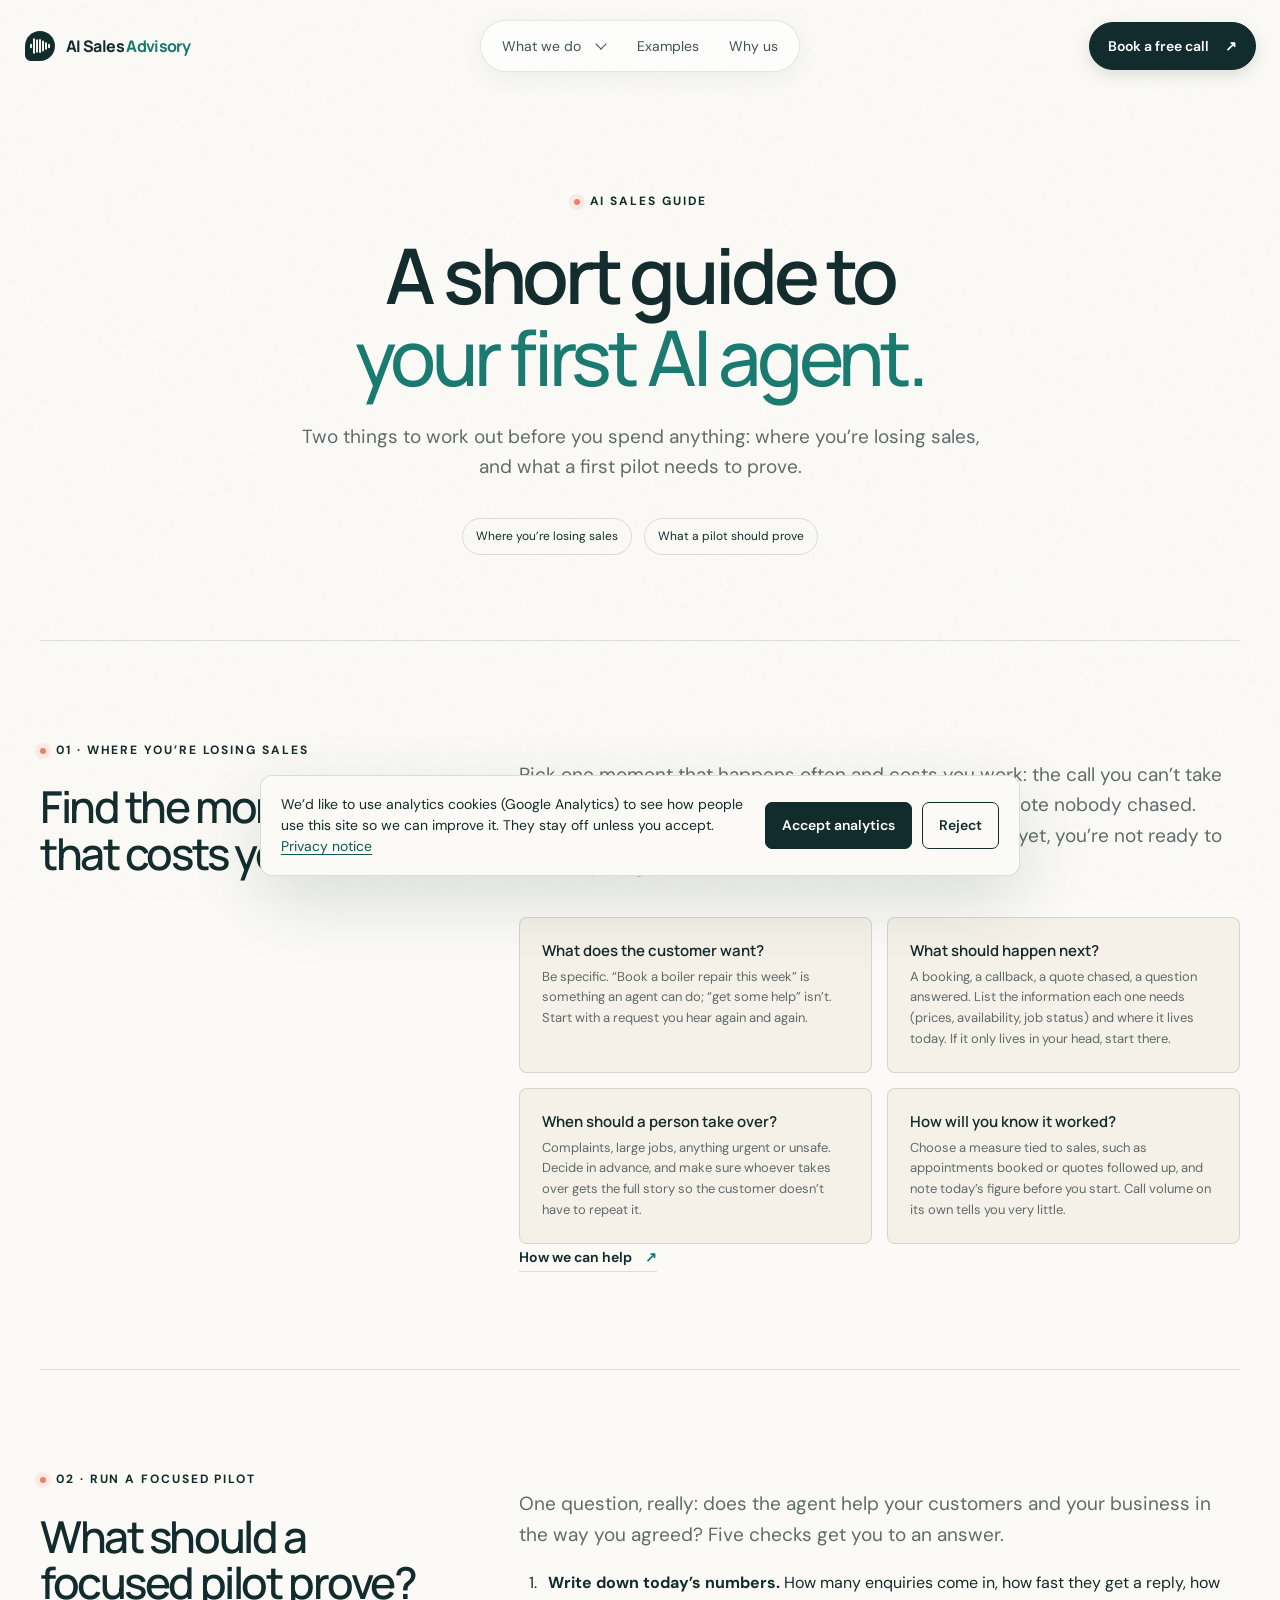
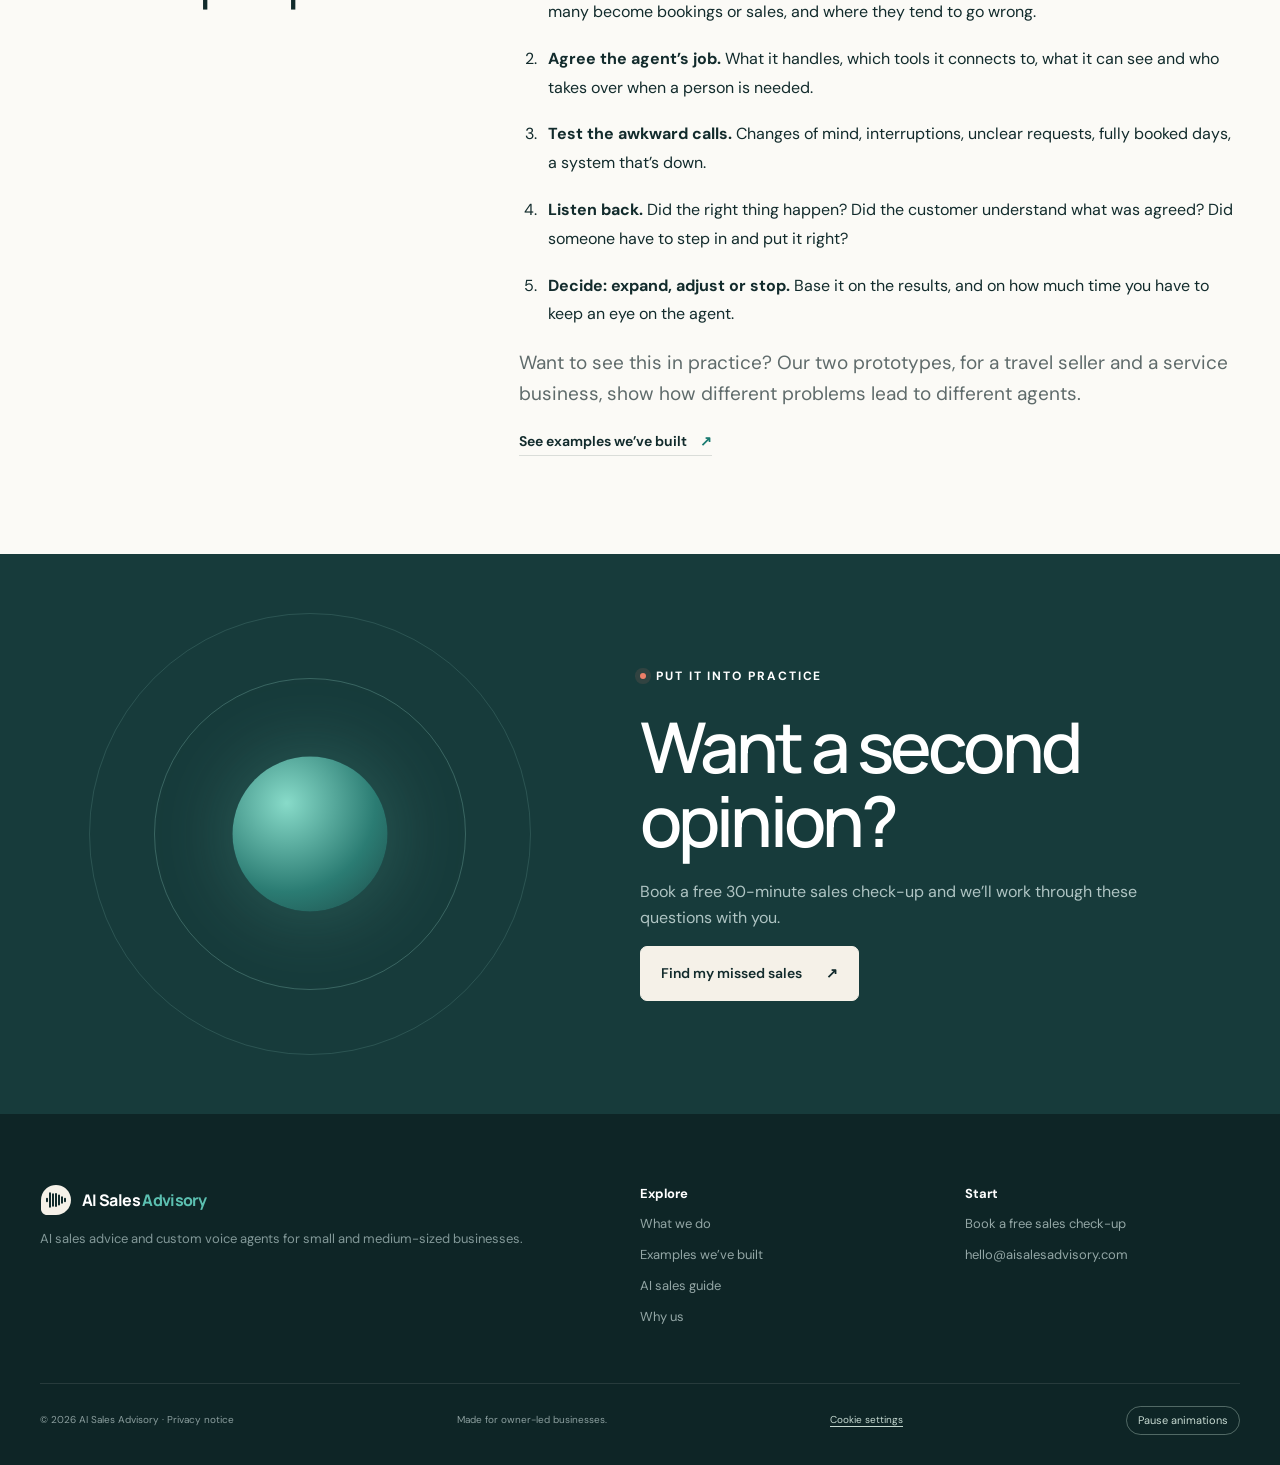
<file: resources.html>
<!doctype html><html lang="en-GB"><head>
<meta charset="utf-8"><meta name="viewport" content="width=device-width,initial-scale=1">
<title>Guide: your first AI voice agent | AI Sales Advisory</title><meta name="description" content="A short guide for UK business owners: find where you’re losing sales, run a focused AI voice agent pilot and know what to measure before you expand.">
<link rel="canonical" href="https://aisalesadvisory.com/resources.html"><meta name="robots" content="index, follow, max-snippet:-1, max-image-preview:large, max-video-preview:-1">
<meta name="theme-color" content="#122b2c"><link rel="icon" href="/favicon.ico" sizes="32x32"><link rel="icon" href="/favicon.svg" type="image/svg+xml"><link rel="apple-touch-icon" href="/apple-touch-icon.png"><link rel="manifest" href="/site.webmanifest">
<link rel="preload" href="/fonts/manrope-latin.woff2" as="font" type="font/woff2" crossorigin><link rel="preload" href="/fonts/dm-sans-latin.woff2" as="font" type="font/woff2" crossorigin><link rel="stylesheet" href="/styles.css?v=20261116a">
<meta property="og:type" content="website"><meta property="og:site_name" content="AI Sales Advisory"><meta property="og:locale" content="en_GB"><meta property="og:url" content="https://aisalesadvisory.com/resources.html"><meta property="og:title" content="Guide: your first AI voice agent | AI Sales Advisory"><meta property="og:description" content="A short guide for UK business owners: find where you’re losing sales, run a focused AI voice agent pilot and know what to measure before you expand."><meta property="og:image" content="https://aisalesadvisory.com/social-card.png"><meta property="og:image:width" content="1200"><meta property="og:image:height" content="630"><meta property="og:image:alt" content="AI Sales Advisory: AI that answers your calls when you can’t. AI sales advice, custom voice agents and support for small businesses."><meta name="twitter:card" content="summary_large_image"><meta name="twitter:title" content="Guide: your first AI voice agent | AI Sales Advisory"><meta name="twitter:description" content="A short guide for UK business owners: find where you’re losing sales, run a focused AI voice agent pilot and know what to measure before you expand."><meta name="twitter:image" content="https://aisalesadvisory.com/social-card.png">
<script type="application/ld+json">{"@context":"https://schema.org","@type":"Article","@id":"https://aisalesadvisory.com/resources.html#guide","headline":"A short guide to your first AI agent","description":"How a small business can find where it is losing sales, run a focused AI voice agent pilot and know what to measure.","inLanguage":"en-GB","url":"https://aisalesadvisory.com/resources.html","mainEntityOfPage":"https://aisalesadvisory.com/resources.html","datePublished":"2026-11-09","dateModified":"2026-11-15","author":{"@id":"https://aisalesadvisory.com/#organization"},"publisher":{"@id":"https://aisalesadvisory.com/#organization"},"image":"https://aisalesadvisory.com/social-card.png","about":["AI voice agents","AI for small business sales","Running an AI pilot"]}</script><script type="application/ld+json">{"@context":"https://schema.org","@type":"BreadcrumbList","itemListElement":[{"@type":"ListItem","position":1,"name":"Home","item":"https://aisalesadvisory.com/"},{"@type":"ListItem","position":2,"name":"AI sales guide","item":"https://aisalesadvisory.com/resources.html"}]}</script>
<script src="/analytics.js?v=20261116a" defer></script>
</head><body><a class="skip-link" href="#main-content">Skip to content</a><div class="noise"></div>
<header class="site-header"><a class="brand" href="index.html"><span class="brand-mark" aria-hidden="true">A</span><span>AI Sales <em>Advisory</em></span></a><nav class="desktop-nav" aria-label="Main navigation"><div class="nav-solutions"><a class="nav-solutions-link" href="services.html">What we do</a><button class="nav-dropdown-toggle" type="button" aria-label="Show what we do menu" aria-expanded="false" aria-controls="solutions-menu"><span aria-hidden="true">⌄</span></button><div class="nav-dropdown" id="solutions-menu"><span class="nav-dropdown-label">WHAT WE DO</span><a href="services.html#custom-agents"><strong>Advise</strong><small>Find where you’re losing sales</small></a><a href="services.html#workflows"><strong>Build</strong><small>Custom voice agents for your business</small></a><a href="services.html#support"><strong>Support</strong><small>We look after your agent once it’s live</small></a><a class="nav-all" href="services.html">Explore what we do ↗︎</a></div></div><a href="solutions.html">Examples</a><a href="about.html">Why us</a></nav><a class="button button-small header-cta" href="contact.html#cal-booking"><span class="cta-long">Book a free call</span><span class="cta-short">Book a free call</span> <span aria-hidden="true">↗︎</span></a><button type="button" class="menu-toggle" aria-label="Open menu" aria-expanded="false" aria-controls="mobile-menu"><span></span><span></span></button></header><div class="mobile-menu" id="mobile-menu" aria-hidden="true"><a href="services.html">What we do</a><div class="mobile-solutions"><a href="services.html#custom-agents">Advise</a><a href="services.html#workflows">Build · Custom voice agents</a><a href="services.html#support">Support</a></div><a href="solutions.html">Examples</a><a href="about.html">Why us</a><a href="contact.html#cal-booking">Book a free sales check-up</a></div>
<main id="main-content" tabindex="-1"><section class="page-hero shell"><div class="eyebrow"><i></i> AI sales guide</div><h1>A short guide to<br><span>your first AI agent.</span></h1><p>Two things to work out before you spend anything: where you’re losing sales, and what a first pilot needs to prove.</p><div class="subnav"><a href="#fit">Where you’re losing sales</a><a href="#readiness">What a pilot should prove</a></div></section>
<section class="shell detail-block" id="fit"><div><div class="eyebrow"><i></i> 01 · Where you’re losing sales</div><h2>Find the moment that costs you most.</h2></div><div class="detail-content"><p>Pick one moment that happens often and costs you work: the call you can’t take on a job, the enquiry that lands on a Sunday night, the quote nobody chased. Then try to answer the four questions below. If you can’t yet, you’re not ready to build anything, and that’s useful to know.</p><div class="feature-list"><div class="feature"><strong>What does the customer want?</strong><p>Be specific. “Book a boiler repair this week” is something an agent can do; “get some help” isn’t. Start with a request you hear again and again.</p></div><div class="feature"><strong>What should happen next?</strong><p>A booking, a callback, a quote chased, a question answered. List the information each one needs (prices, availability, job status) and where it lives today. If it only lives in your head, start there.</p></div><div class="feature"><strong>When should a person take over?</strong><p>Complaints, large jobs, anything urgent or unsafe. Decide in advance, and make sure whoever takes over gets the full story so the customer doesn’t have to repeat it.</p></div><div class="feature"><strong>How will you know it worked?</strong><p>Choose a measure tied to sales, such as appointments booked or quotes followed up, and note today’s figure before you start. Call volume on its own tells you very little.</p></div></div><a class="text-link" href="services.html">How we can help <span>↗︎</span></a></div></section>
<section class="shell detail-block" id="readiness"><div><div class="eyebrow"><i></i> 02 · Run a focused pilot</div><h2>What should a focused pilot prove?</h2></div><div class="detail-content"><p>One question, really: does the agent help your customers and your business in the way you agreed? Five checks get you to an answer.</p><ol class="guide-list"><li><strong>Write down today’s numbers.</strong> How many enquiries come in, how fast they get a reply, how many become bookings or sales, and where they tend to go wrong.</li><li><strong>Agree the agent’s job.</strong> What it handles, which tools it connects to, what it can see and who takes over when a person is needed.</li><li><strong>Test the awkward calls.</strong> Changes of mind, interruptions, unclear requests, fully booked days, a system that’s down.</li><li><strong>Listen back.</strong> Did the right thing happen? Did the customer understand what was agreed? Did someone have to step in and put it right?</li><li><strong>Decide: expand, adjust or stop.</strong> Base it on the results, and on how much time you have to keep an eye on the agent.</li></ol><p>Want to see this in practice? Our two prototypes, for a travel seller and a service business, show how different problems lead to different agents.</p><a class="text-link" href="solutions.html">See examples we’ve built <span>↗︎</span></a></div></section>

<section class="closing"><div class="shell closing-inner"><div class="closing-orb" aria-hidden="true"><span></span></div><div><div class="eyebrow light"><i></i> Put it into practice</div><h2>Want a second<br>opinion?</h2><p>Book a free 30-minute sales check-up and we’ll work through these questions with you.</p><a class="button button-light" href="contact.html#cal-booking">Find my missed sales <span>↗︎</span></a></div></div></section></main>
<footer><div class="shell footer-grid"><div><a class="brand footer-brand" href="index.html"><span class="brand-mark" aria-hidden="true">A</span><span>AI Sales <em>Advisory</em></span></a><p>AI sales advice and custom voice agents for small and medium-sized businesses.</p></div><div><strong>Explore</strong><a href="services.html">What we do</a><a href="solutions.html">Examples we’ve built</a><a href="resources.html" aria-current="page">AI sales guide</a><a href="about.html">Why us</a></div><div><strong>Start</strong><a href="contact.html#cal-booking">Book a free sales check-up</a><a href="mailto:hello@aisalesadvisory.com">hello@aisalesadvisory.com</a></div></div><div class="shell footer-bottom"><span>© 2026 AI Sales Advisory · <a href="privacy.html">Privacy notice</a></span><span>Made for owner-led businesses.</span></div></footer><script src="/script.js?v=20261116a" defer></script></body></html>
</file>
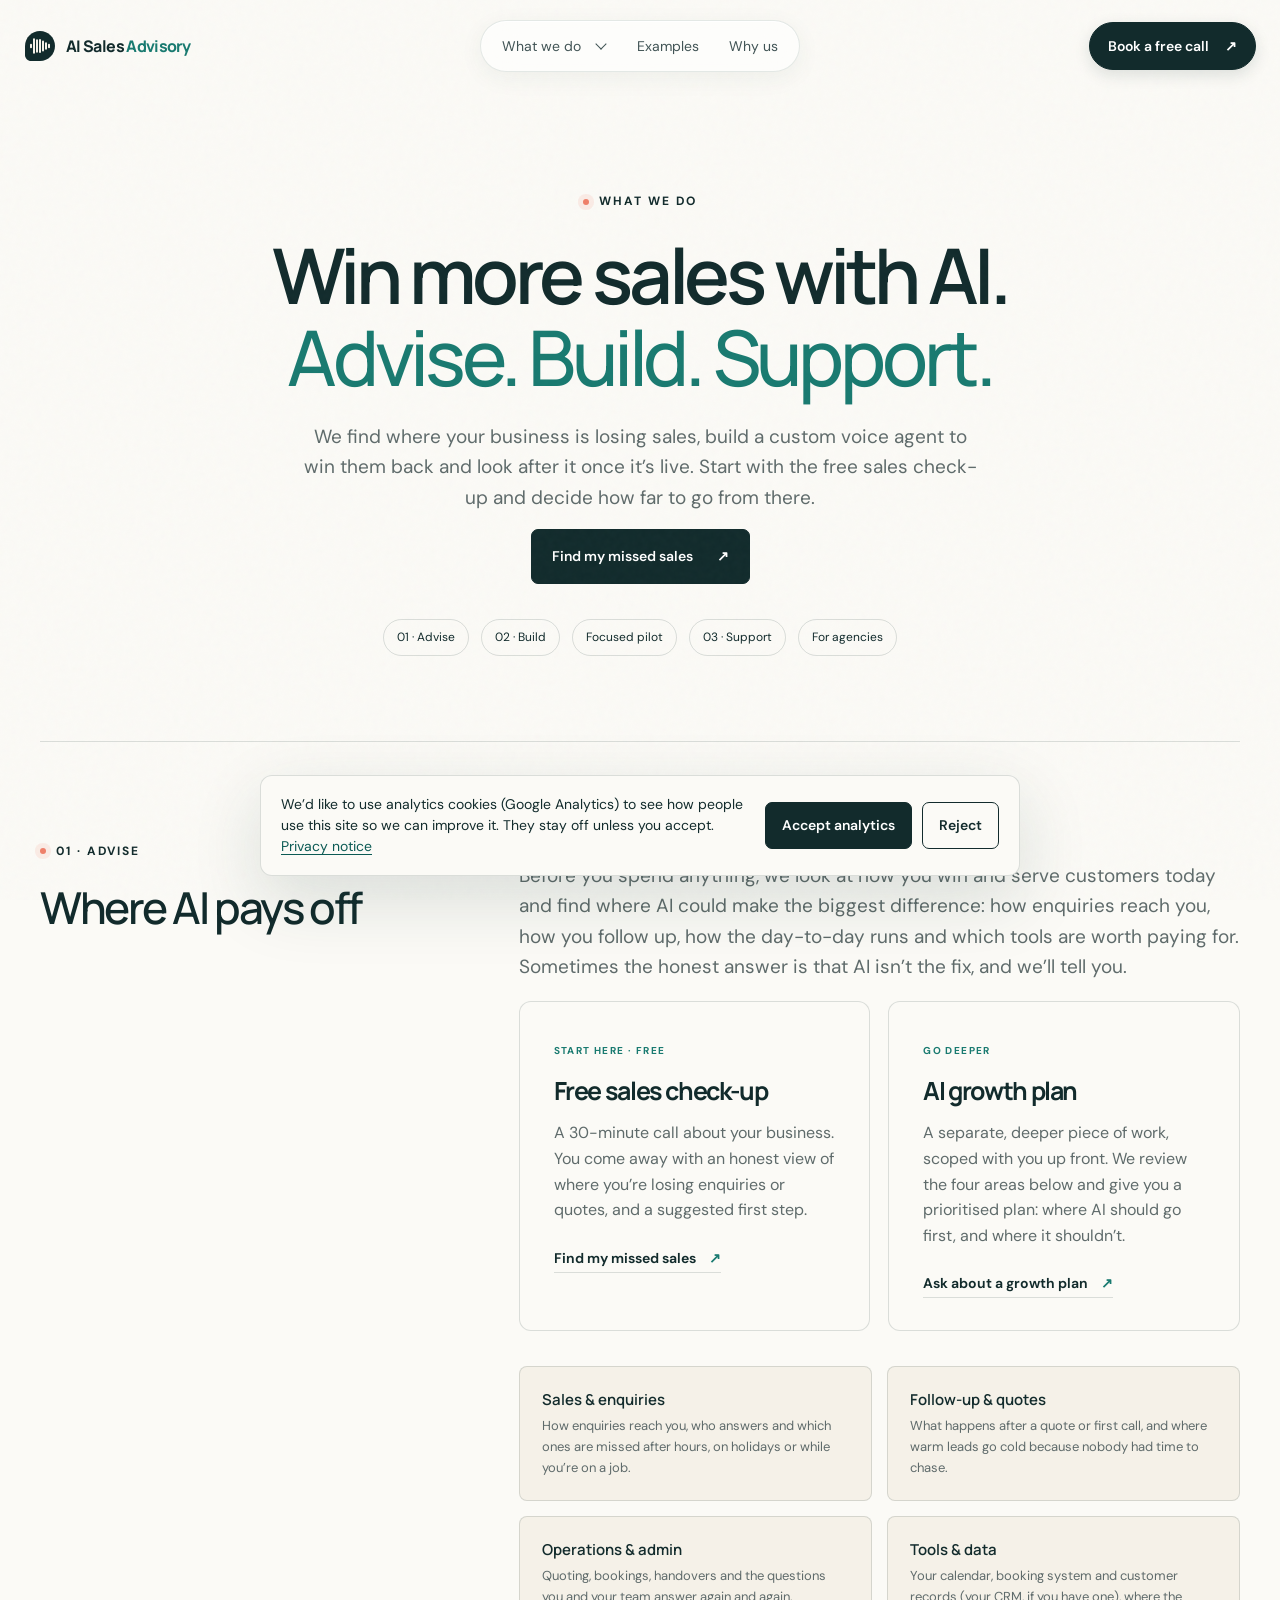
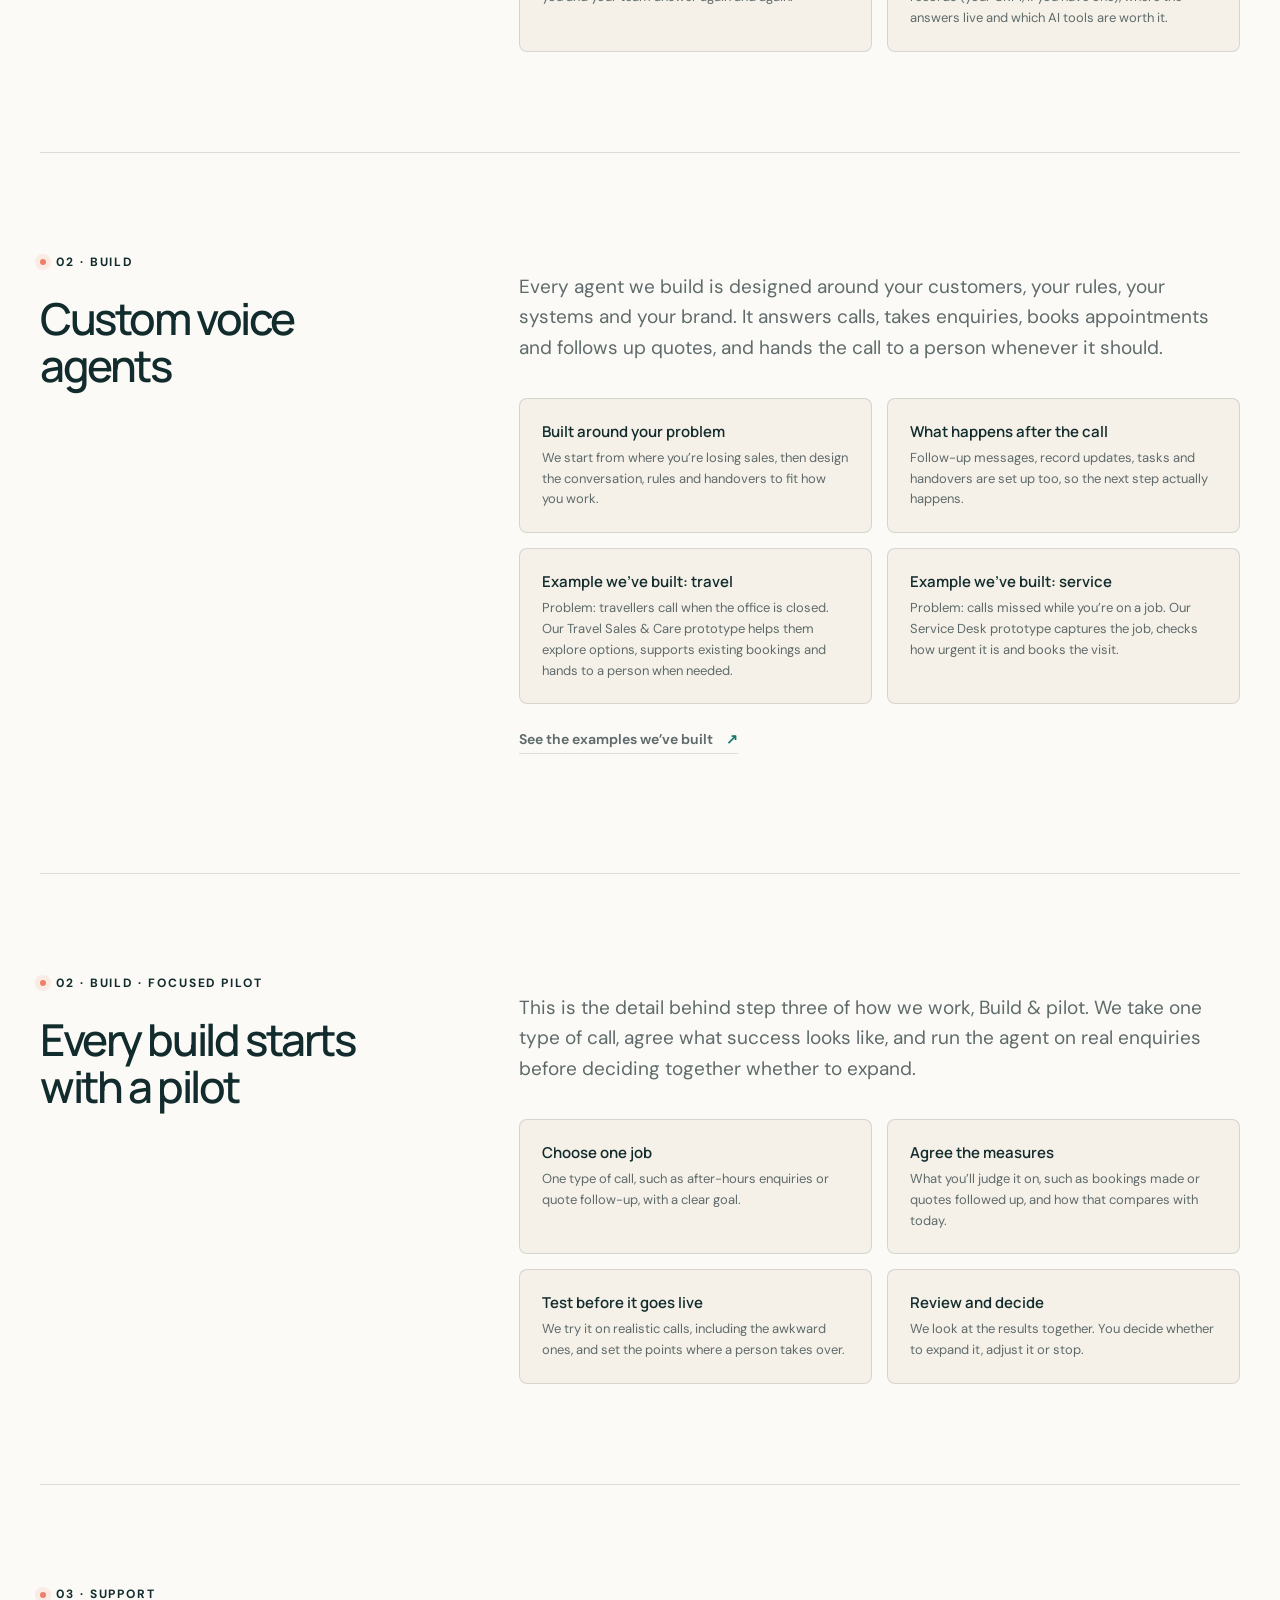
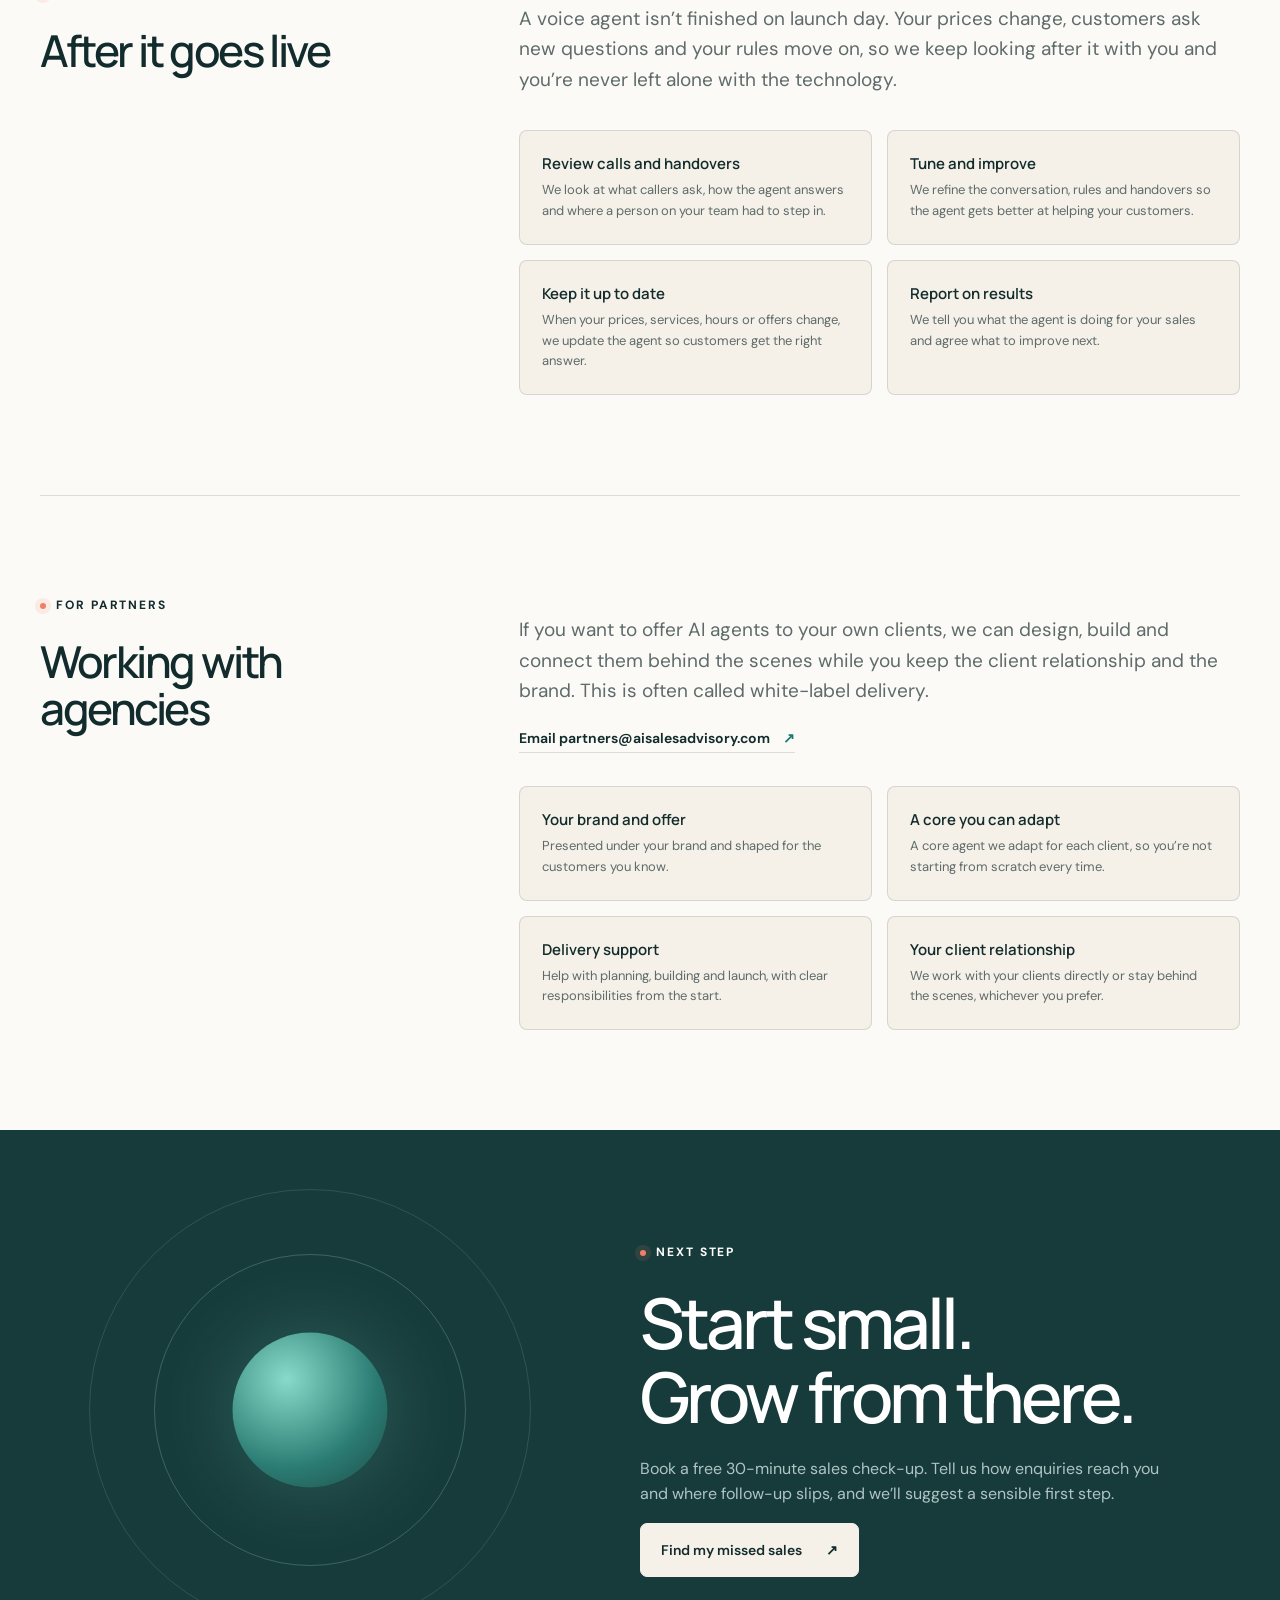
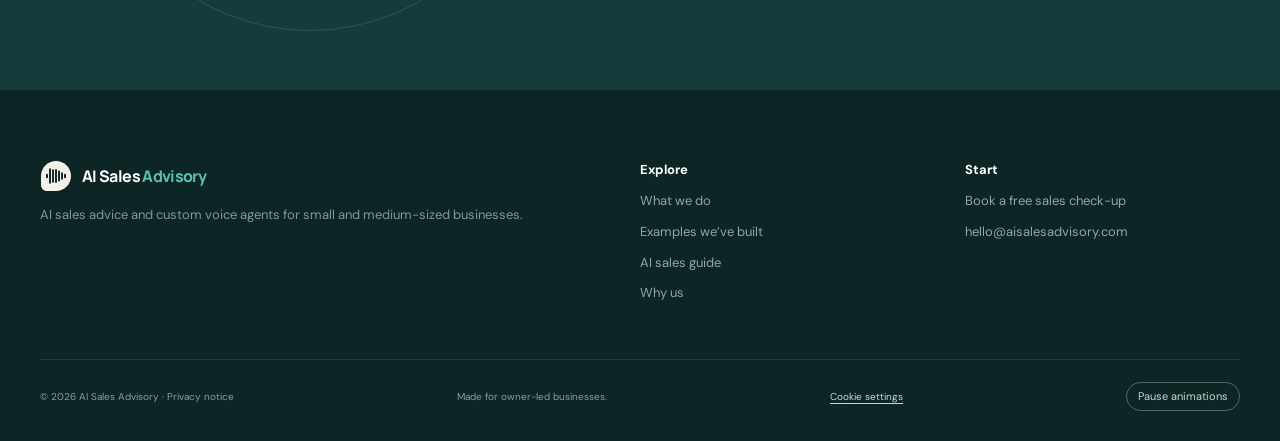
<file: services.html>
<!doctype html><html lang="en-GB"><head>
<meta charset="utf-8"><meta name="viewport" content="width=device-width,initial-scale=1">
<title>Custom AI voice agents &amp; AI sales advice | AI Sales Advisory</title><meta name="description" content="Custom AI voice agents and AI receptionists for UK small businesses: we find where you lose sales, build the agent, then look after it once it’s live.">
<link rel="canonical" href="https://aisalesadvisory.com/services.html"><meta name="robots" content="index, follow, max-snippet:-1, max-image-preview:large, max-video-preview:-1">
<meta name="theme-color" content="#122b2c"><link rel="icon" href="/favicon.ico" sizes="32x32"><link rel="icon" href="/favicon.svg" type="image/svg+xml"><link rel="apple-touch-icon" href="/apple-touch-icon.png"><link rel="manifest" href="/site.webmanifest">
<link rel="preload" href="/fonts/manrope-latin.woff2" as="font" type="font/woff2" crossorigin><link rel="preload" href="/fonts/dm-sans-latin.woff2" as="font" type="font/woff2" crossorigin><link rel="stylesheet" href="/styles.css?v=20261116a">
<meta property="og:type" content="website"><meta property="og:site_name" content="AI Sales Advisory"><meta property="og:locale" content="en_GB"><meta property="og:url" content="https://aisalesadvisory.com/services.html"><meta property="og:title" content="Custom AI voice agents &amp; AI sales advice | AI Sales Advisory"><meta property="og:description" content="Custom AI voice agents and AI receptionists for UK small businesses: we find where you lose sales, build the agent, then look after it once it’s live."><meta property="og:image" content="https://aisalesadvisory.com/social-card.png"><meta property="og:image:width" content="1200"><meta property="og:image:height" content="630"><meta property="og:image:alt" content="AI Sales Advisory: AI that answers your calls when you can’t. AI sales advice, custom voice agents and support for small businesses."><meta name="twitter:card" content="summary_large_image"><meta name="twitter:title" content="Custom AI voice agents &amp; AI sales advice | AI Sales Advisory"><meta name="twitter:description" content="Custom AI voice agents and AI receptionists for UK small businesses: we find where you lose sales, build the agent, then look after it once it’s live."><meta name="twitter:image" content="https://aisalesadvisory.com/social-card.png">
<script type="application/ld+json">{"@context":"https://schema.org","@graph":[{"@type":"Service","@id":"https://aisalesadvisory.com/services.html#review","name":"Free sales check-up","serviceType":"AI sales consultation","description":"A 30-minute call about your business. You come away with an honest view of where you’re losing enquiries or quotes, and a suggested first step.","url":"https://aisalesadvisory.com/contact.html","provider":{"@id":"https://aisalesadvisory.com/#organization"},"areaServed":{"@type":"Country","name":"United Kingdom"},"offers":{"@type":"Offer","price":"0","priceCurrency":"GBP"}},{"@type":"Service","@id":"https://aisalesadvisory.com/services.html#growth-plan","name":"AI growth plan","serviceType":"AI sales consulting","description":"A separate, deeper piece of work, scoped with you up front: a prioritised plan for where AI should go first, and where it shouldn’t.","url":"https://aisalesadvisory.com/services.html#custom-agents","provider":{"@id":"https://aisalesadvisory.com/#organization"},"areaServed":{"@type":"Country","name":"United Kingdom"}},{"@type":"Service","@id":"https://aisalesadvisory.com/services.html#build","name":"Custom AI voice agents","serviceType":"AI voice agent development","description":"Voice agents designed around your customers, rules, systems and brand. They answer calls, take enquiries, book appointments, follow up quotes and hand over to a person when they should.","url":"https://aisalesadvisory.com/services.html#workflows","provider":{"@id":"https://aisalesadvisory.com/#organization"},"areaServed":{"@type":"Country","name":"United Kingdom"}},{"@type":"Service","@id":"https://aisalesadvisory.com/services.html#support-service","name":"Voice agent support","serviceType":"AI agent support and optimisation","description":"We review calls and handovers, keep the agent up to date as prices, services and hours change, fix issues and report on what it does for sales.","url":"https://aisalesadvisory.com/services.html#support","provider":{"@id":"https://aisalesadvisory.com/#organization"},"areaServed":{"@type":"Country","name":"United Kingdom"}},{"@type":"Service","@id":"https://aisalesadvisory.com/services.html#white-label-service","name":"White-label voice agents for agencies","serviceType":"White-label AI voice agent development","description":"We design, build and connect AI agents behind the scenes for agencies and software firms to offer under their own brand.","url":"https://aisalesadvisory.com/services.html#white-label","provider":{"@id":"https://aisalesadvisory.com/#organization"}}]}</script><script type="application/ld+json">{"@context":"https://schema.org","@type":"BreadcrumbList","itemListElement":[{"@type":"ListItem","position":1,"name":"Home","item":"https://aisalesadvisory.com/"},{"@type":"ListItem","position":2,"name":"What we do","item":"https://aisalesadvisory.com/services.html"}]}</script>
<script src="/analytics.js?v=20261116a" defer></script>
</head><body><a class="skip-link" href="#main-content">Skip to content</a><div class="noise"></div>
<header class="site-header"><a class="brand" href="index.html"><span class="brand-mark" aria-hidden="true">A</span><span>AI Sales <em>Advisory</em></span></a><nav class="desktop-nav" aria-label="Main navigation"><div class="nav-solutions"><a class="nav-solutions-link" href="services.html" aria-current="page">What we do</a><button class="nav-dropdown-toggle" type="button" aria-label="Show what we do menu" aria-expanded="false" aria-controls="solutions-menu"><span aria-hidden="true">⌄</span></button><div class="nav-dropdown" id="solutions-menu"><span class="nav-dropdown-label">WHAT WE DO</span><a href="services.html#custom-agents"><strong>Advise</strong><small>Find where you’re losing sales</small></a><a href="services.html#workflows"><strong>Build</strong><small>Custom voice agents for your business</small></a><a href="services.html#support"><strong>Support</strong><small>We look after your agent once it’s live</small></a><a class="nav-all" href="services.html">Explore what we do ↗︎</a></div></div><a href="solutions.html">Examples</a><a href="about.html">Why us</a></nav><a class="button button-small header-cta" href="contact.html#cal-booking"><span class="cta-long">Book a free call</span><span class="cta-short">Book a free call</span> <span aria-hidden="true">↗︎</span></a><button type="button" class="menu-toggle" aria-label="Open menu" aria-expanded="false" aria-controls="mobile-menu"><span></span><span></span></button></header><div class="mobile-menu" id="mobile-menu" aria-hidden="true"><a href="services.html" aria-current="page">What we do</a><div class="mobile-solutions"><a href="services.html#custom-agents">Advise</a><a href="services.html#workflows">Build · Custom voice agents</a><a href="services.html#support">Support</a></div><a href="solutions.html">Examples</a><a href="about.html">Why us</a><a href="contact.html#cal-booking">Book a free sales check-up</a></div>
<main id="main-content" tabindex="-1"><section class="page-hero shell reveal"><div class="eyebrow"><i></i> What we do</div><h1>Win more sales with AI.<br><span>Advise. Build. Support.</span></h1><p>We find where your business is losing sales, build a custom voice agent to win them back and look after it once it’s live. Start with the free sales check-up and decide how far to go from there.</p><div><p><a class="button" href="contact.html#cal-booking">Find my missed sales <span>↗︎</span></a></p></div><div class="subnav"><a href="#custom-agents">01 · Advise</a><a href="#workflows">02 · Build</a><a href="#pilot">Focused pilot</a><a href="#support">03 · Support</a><a href="#white-label">For agencies</a></div></section>
<section class="shell detail-block reveal" id="custom-agents"><div><div class="eyebrow"><i></i> 01 · Advise</div><h2>Where AI pays off</h2></div><div class="detail-content"><p>Before you spend anything, we look at how you win and serve customers today and find where AI could make the biggest difference: how enquiries reach you, how you follow up, how the day-to-day runs and which tools are worth paying for. Sometimes the honest answer is that AI isn’t the fix, and we’ll tell you.</p><div class="buyer-paths" role="group" aria-label="Two ways to start"><article><span>START HERE · FREE</span><h3>Free sales check-up</h3><p>A 30-minute call about your business. You come away with an honest view of where you’re losing enquiries or quotes, and a suggested first step.</p><a class="text-link" href="contact.html#cal-booking">Find my missed sales <span>↗︎</span></a></article><article><span>GO DEEPER</span><h3>AI growth plan</h3><p>A separate, deeper piece of work, scoped with you up front. We review the four areas below and give you a prioritised plan: where AI should go first, and where it shouldn’t.</p><a class="text-link" href="contact.html">Ask about a growth plan <span>↗︎</span></a></article></div><div class="feature-list"><div class="feature"><strong>Sales &amp; enquiries</strong><p>How enquiries reach you, who answers and which ones are missed after hours, on holidays or while you’re on a job.</p></div><div class="feature"><strong>Follow-up &amp; quotes</strong><p>What happens after a quote or first call, and where warm leads go cold because nobody had time to chase.</p></div><div class="feature"><strong>Operations &amp; admin</strong><p>Quoting, bookings, handovers and the questions you and your team answer again and again.</p></div><div class="feature"><strong>Tools &amp; data</strong><p>Your calendar, booking system and customer records (your CRM, if you have one), where the answers live and which AI tools are worth it.</p></div></div></div></section>
<section class="shell detail-block reveal" id="workflows"><div><div class="eyebrow"><i></i> 02 · Build</div><h2>Custom voice agents</h2></div><div class="detail-content"><p>Every agent we build is designed around your customers, your rules, your systems and your brand. It answers calls, takes enquiries, books appointments and follows up quotes, and hands the call to a person whenever it should.</p><div class="feature-list"><div class="feature"><strong>Built around your problem</strong><p>We start from where you’re losing sales, then design the conversation, rules and handovers to fit how you work.</p></div><div class="feature"><strong>What happens after the call</strong><p>Follow-up messages, record updates, tasks and handovers are set up too, so the next step actually happens.</p></div><div class="feature"><strong>Example we’ve built: travel</strong><p>Problem: travellers call when the office is closed. Our Travel Sales &amp; Care prototype helps them explore options, supports existing bookings and hands to a person when needed.</p></div><div class="feature"><strong>Example we’ve built: service</strong><p>Problem: calls missed while you’re on a job. Our Service Desk prototype captures the job, checks how urgent it is and books the visit.</p></div></div><p><a class="text-link" href="solutions.html">See the examples we’ve built <span>↗︎</span></a></p></div></section>
<section class="shell detail-block reveal" id="pilot"><div><div class="eyebrow"><i></i> 02 · Build · Focused pilot</div><h2>Every build starts with a pilot</h2></div><div class="detail-content"><p>This is the detail behind step three of how we work, Build &amp; pilot. We take one type of call, agree what success looks like, and run the agent on real enquiries before deciding together whether to expand.</p><div class="feature-list"><div class="feature"><strong>Choose one job</strong><p>One type of call, such as after-hours enquiries or quote follow-up, with a clear goal.</p></div><div class="feature"><strong>Agree the measures</strong><p>What you’ll judge it on, such as bookings made or quotes followed up, and how that compares with today.</p></div><div class="feature"><strong>Test before it goes live</strong><p>We try it on realistic calls, including the awkward ones, and set the points where a person takes over.</p></div><div class="feature"><strong>Review and decide</strong><p>We look at the results together. You decide whether to expand it, adjust it or stop.</p></div></div></div></section>
<section class="shell detail-block reveal" id="support"><div><div class="eyebrow"><i></i> 03 · Support</div><h2>After it goes live</h2></div><div class="detail-content"><p>A voice agent isn’t finished on launch day. Your prices change, customers ask new questions and your rules move on, so we keep looking after it with you and you’re never left alone with the technology.</p><div class="feature-list"><div class="feature"><strong>Review calls and handovers</strong><p>We look at what callers ask, how the agent answers and where a person on your team had to step in.</p></div><div class="feature"><strong>Tune and improve</strong><p>We refine the conversation, rules and handovers so the agent gets better at helping your customers.</p></div><div class="feature"><strong>Keep it up to date</strong><p>When your prices, services, hours or offers change, we update the agent so customers get the right answer.</p></div><div class="feature"><strong>Report on results</strong><p>We tell you what the agent is doing for your sales and agree what to improve next.</p></div></div></div></section>
<section class="shell detail-block reveal" id="white-label"><div><div class="eyebrow"><i></i> For partners</div><h2>Working with agencies</h2></div><div class="detail-content"><p>If you want to offer AI agents to your own clients, we can design, build and connect them behind the scenes while you keep the client relationship and the brand. This is often called white-label delivery.</p><a class="text-link" href="mailto:partners@aisalesadvisory.com">Email partners@aisalesadvisory.com <span>↗︎</span></a><div class="feature-list"><div class="feature"><strong>Your brand and offer</strong><p>Presented under your brand and shaped for the customers you know.</p></div><div class="feature"><strong>A core you can adapt</strong><p>A core agent we adapt for each client, so you’re not starting from scratch every time.</p></div><div class="feature"><strong>Delivery support</strong><p>Help with planning, building and launch, with clear responsibilities from the start.</p></div><div class="feature"><strong>Your client relationship</strong><p>We work with your clients directly or stay behind the scenes, whichever you prefer.</p></div></div></div></section>
<section class="closing"><div class="shell closing-inner reveal"><div class="closing-orb"><span></span></div><div><div class="eyebrow light"><i></i> Next step</div><h2>Start small.<br>Grow from there.</h2><p>Book a free 30-minute sales check-up. Tell us how enquiries reach you and where follow-up slips, and we’ll suggest a sensible first step.</p><a class="button button-light" href="contact.html#cal-booking">Find my missed sales <span>↗︎</span></a></div></div></section></main>
<footer><div class="shell footer-grid"><div><a class="brand footer-brand" href="index.html"><span class="brand-mark" aria-hidden="true">A</span><span>AI Sales <em>Advisory</em></span></a><p>AI sales advice and custom voice agents for small and medium-sized businesses.</p></div><div><strong>Explore</strong><a href="services.html" aria-current="page">What we do</a><a href="solutions.html">Examples we’ve built</a><a href="resources.html">AI sales guide</a><a href="about.html">Why us</a></div><div><strong>Start</strong><a href="contact.html#cal-booking">Book a free sales check-up</a><a href="mailto:hello@aisalesadvisory.com">hello@aisalesadvisory.com</a></div></div><div class="shell footer-bottom"><span>© 2026 AI Sales Advisory · <a href="privacy.html">Privacy notice</a></span><span>Made for owner-led businesses.</span></div></footer><script src="/script.js?v=20261116a" defer></script></body></html>
</file>
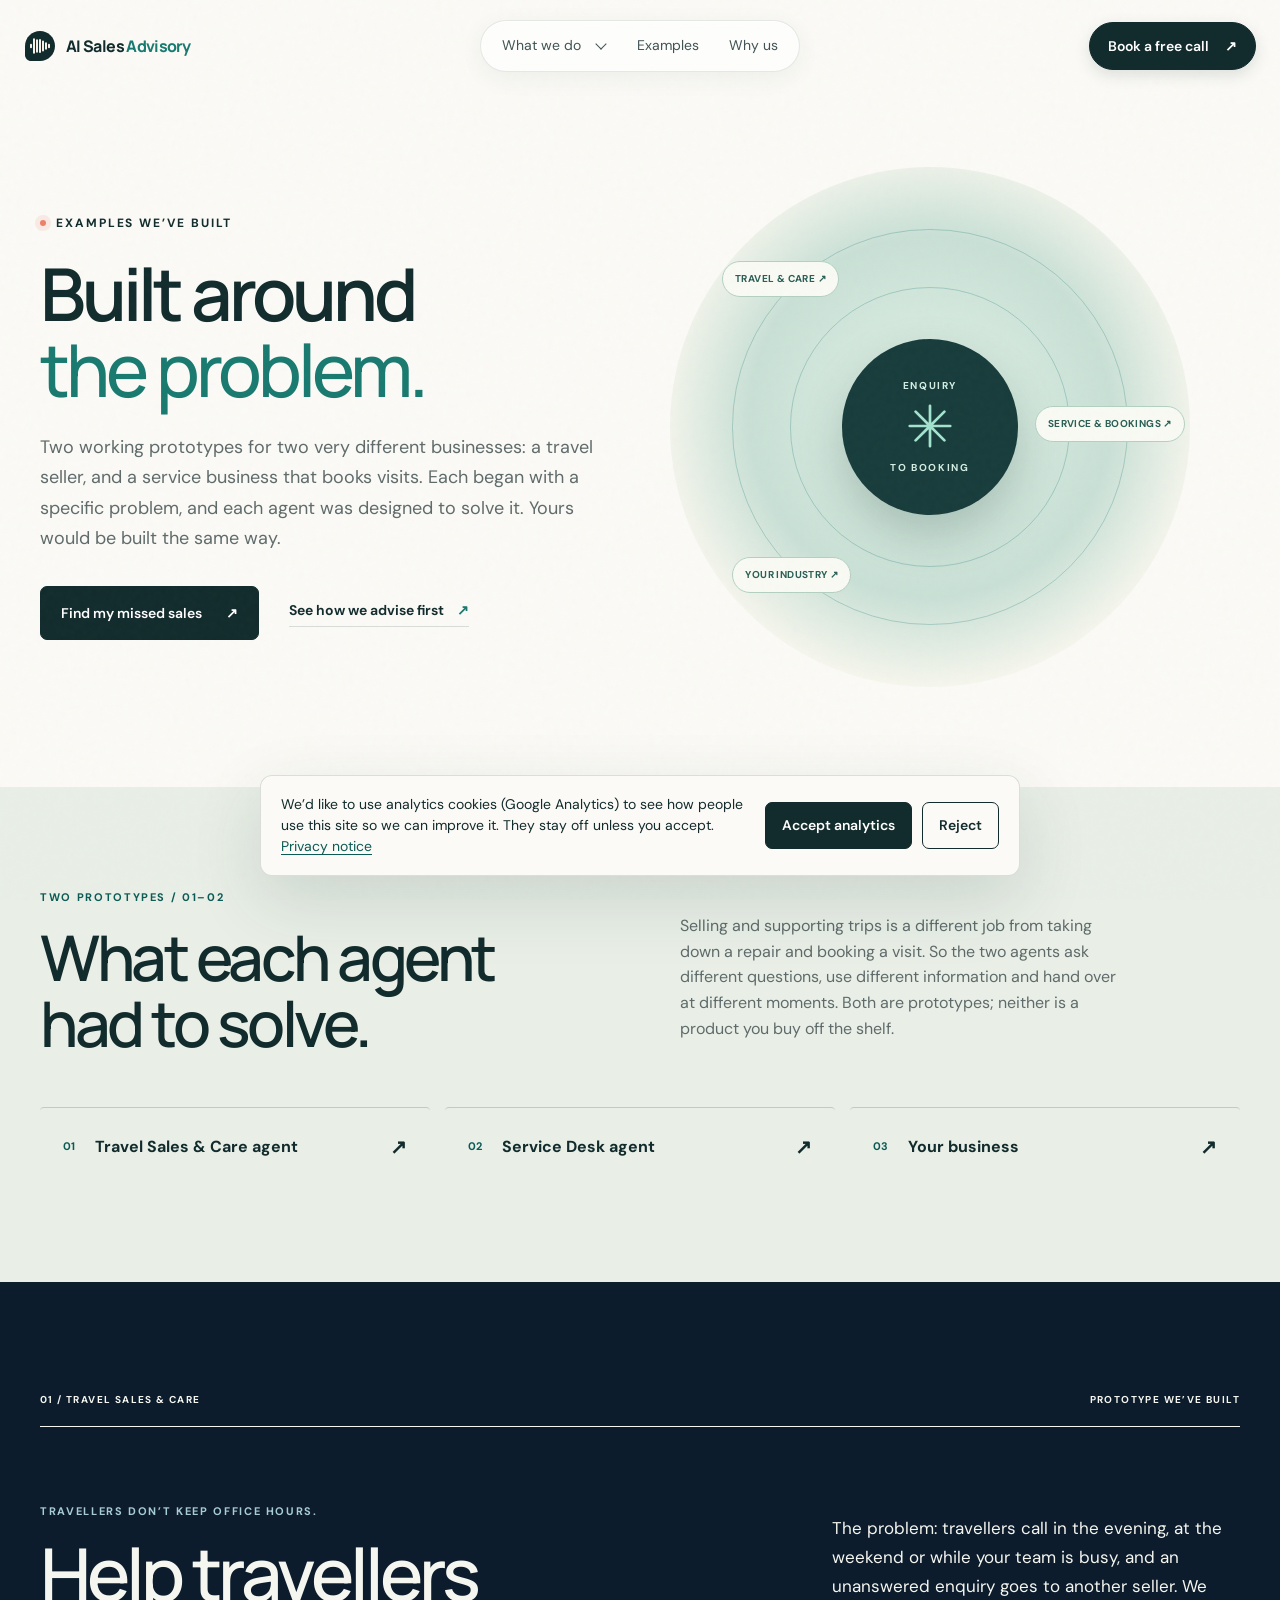
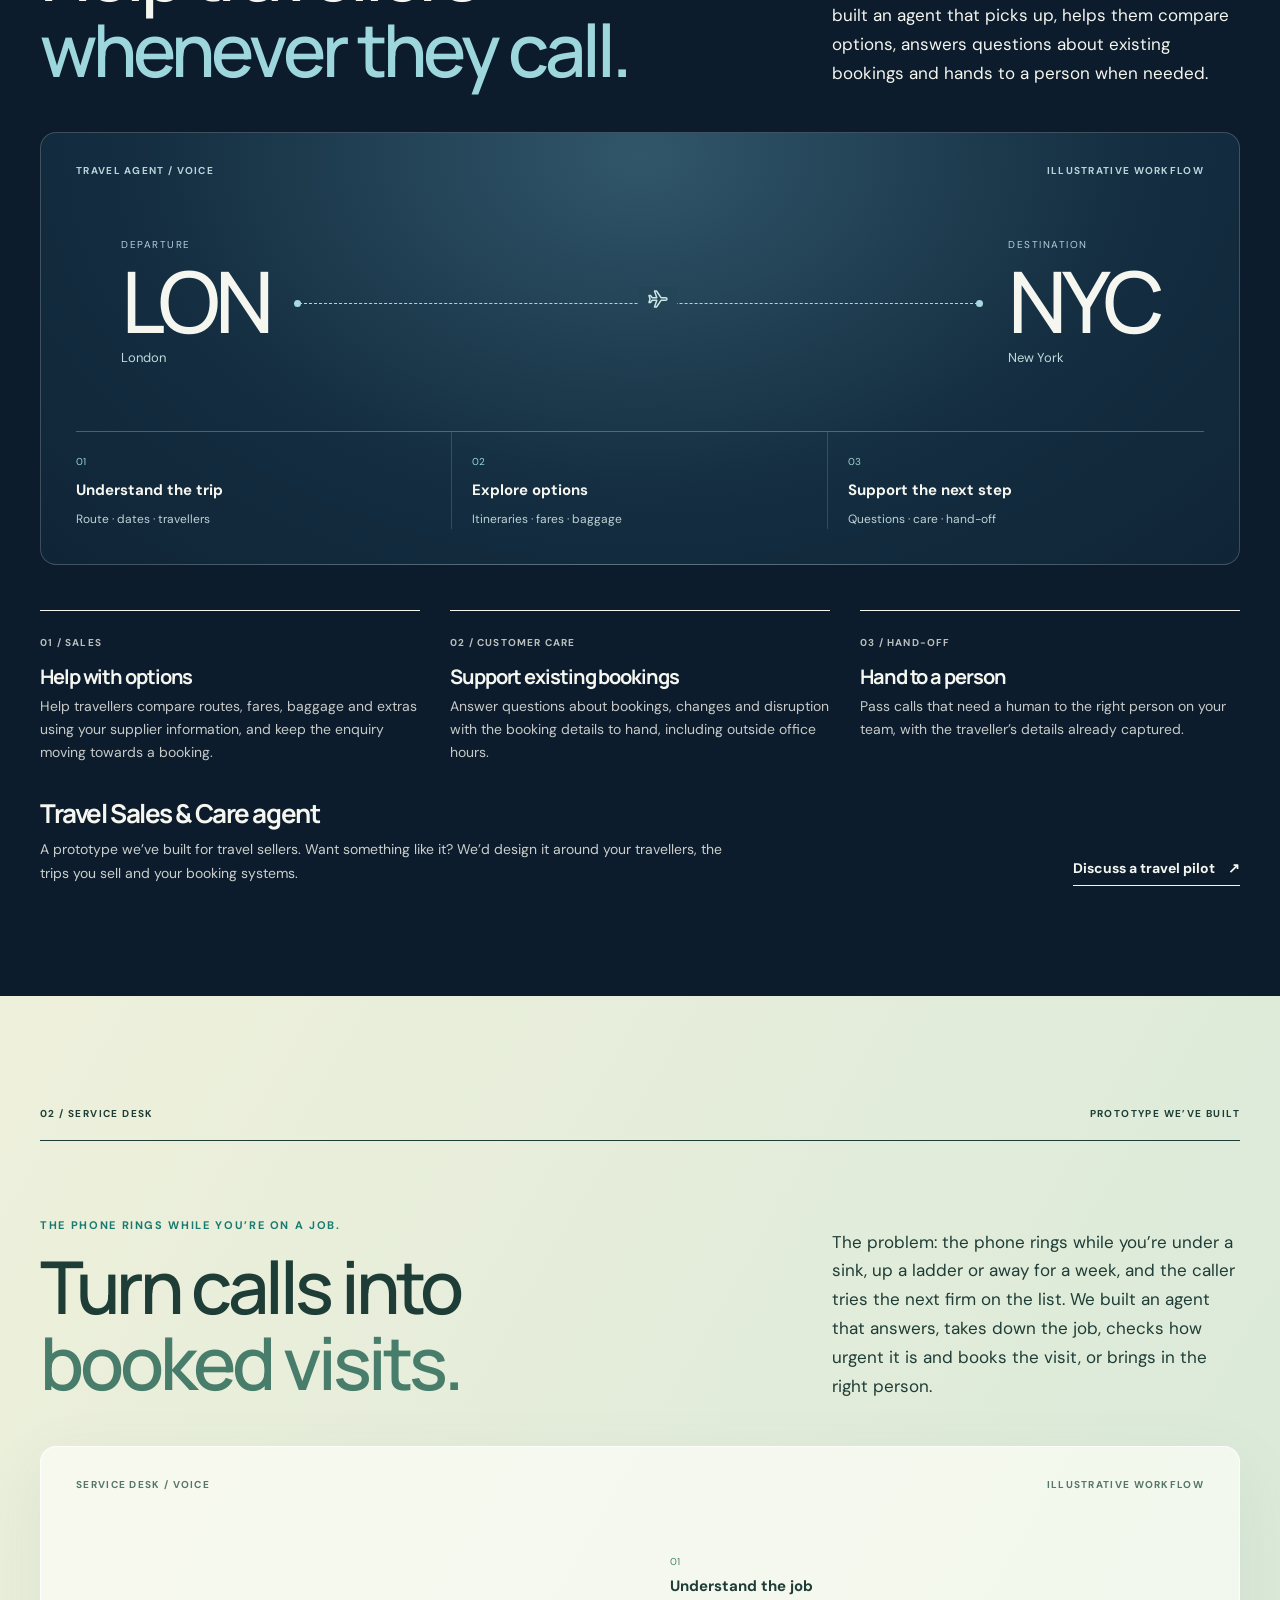
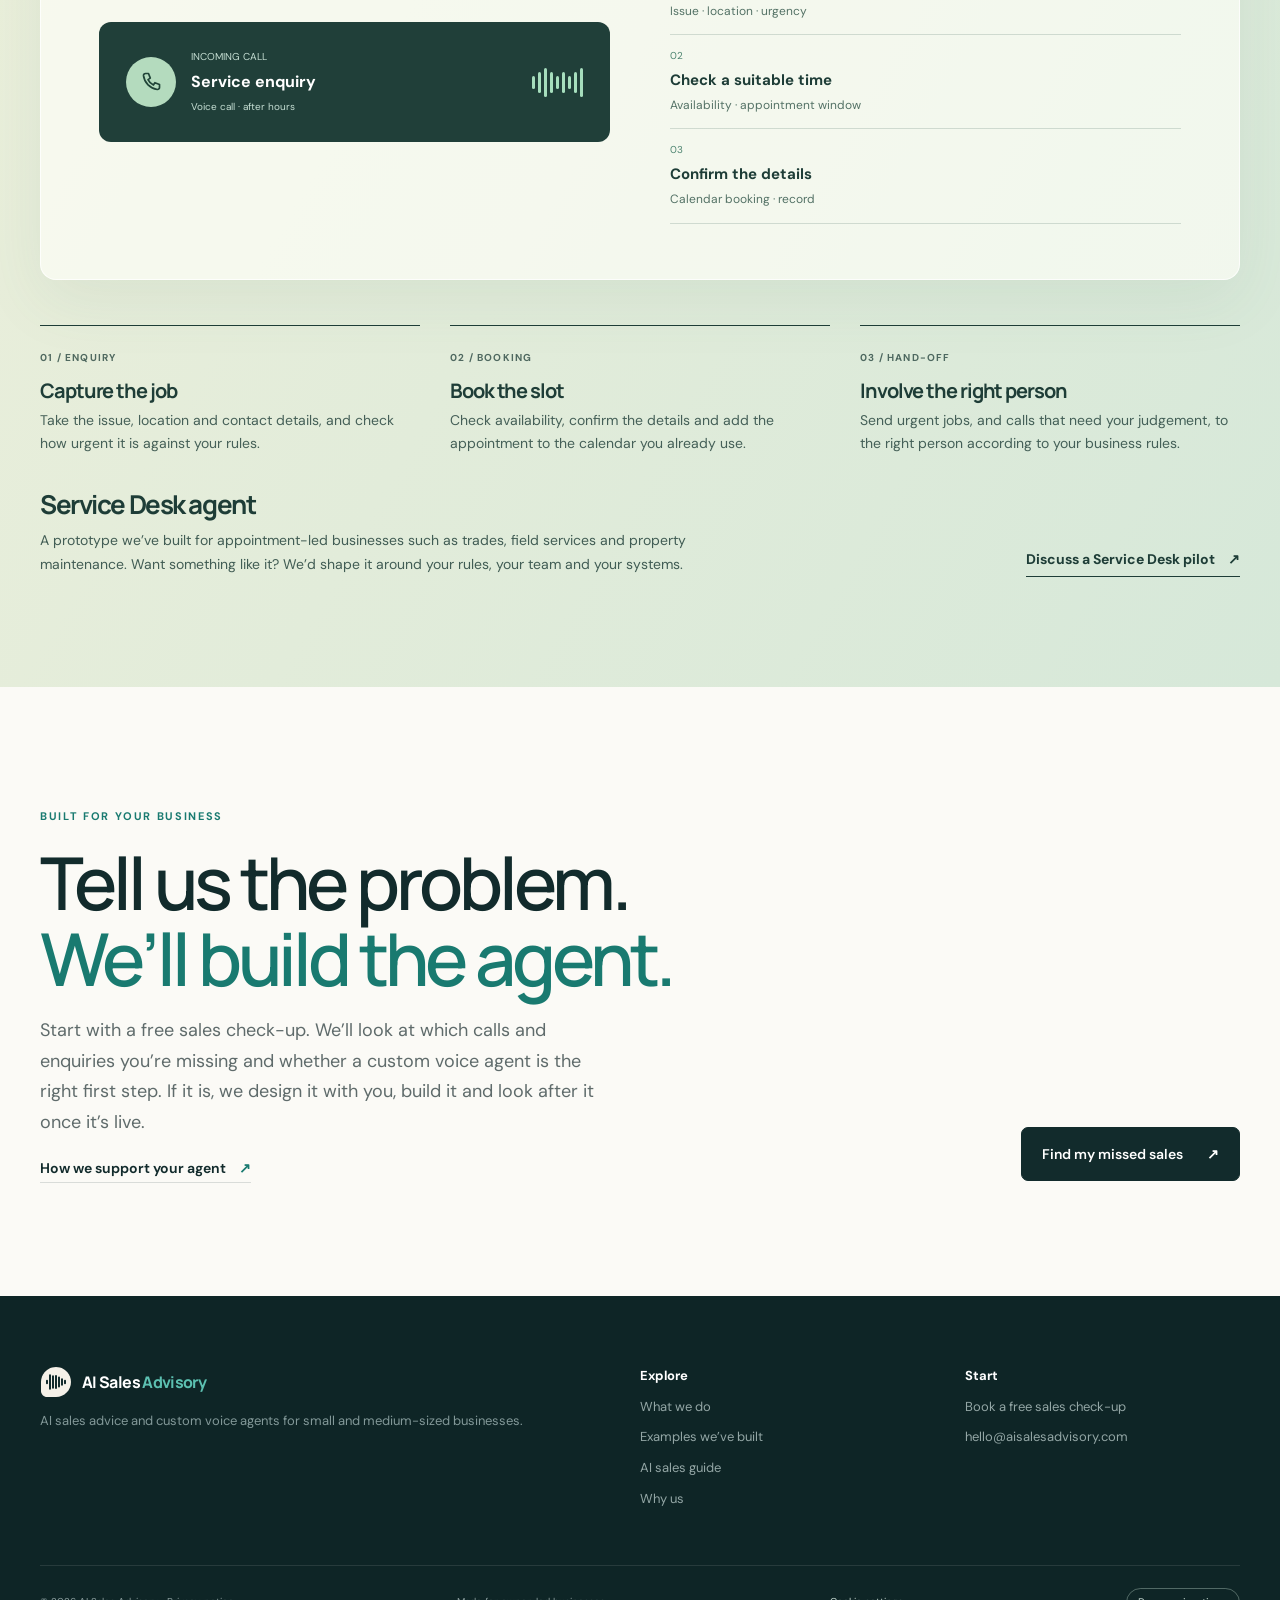
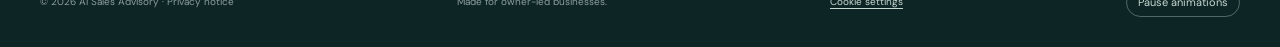
<file: solutions.html>
<!doctype html>
<html lang="en-GB">
<head>
<meta charset="utf-8"><meta name="viewport" content="width=device-width,initial-scale=1">
<title>AI receptionist &amp; voice agent examples | AI Sales Advisory</title><meta name="description" content="Two AI voice agent prototypes: a Travel Sales &amp; Care agent and an AI receptionist that books service visits for trades. Yours is built around you.">
<link rel="canonical" href="https://aisalesadvisory.com/solutions.html"><meta name="robots" content="index, follow, max-snippet:-1, max-image-preview:large, max-video-preview:-1">
<meta name="theme-color" content="#122b2c"><link rel="icon" href="/favicon.ico" sizes="32x32"><link rel="icon" href="/favicon.svg" type="image/svg+xml"><link rel="apple-touch-icon" href="/apple-touch-icon.png"><link rel="manifest" href="/site.webmanifest">
<link rel="preload" href="/fonts/manrope-latin.woff2" as="font" type="font/woff2" crossorigin><link rel="preload" href="/fonts/dm-sans-latin.woff2" as="font" type="font/woff2" crossorigin><link rel="stylesheet" href="/styles.css?v=20261116a">
<link rel="stylesheet" href="/solutions.css?v=20261116a">
<meta property="og:type" content="website"><meta property="og:site_name" content="AI Sales Advisory"><meta property="og:locale" content="en_GB"><meta property="og:url" content="https://aisalesadvisory.com/solutions.html"><meta property="og:title" content="AI receptionist &amp; voice agent examples | AI Sales Advisory"><meta property="og:description" content="Two AI voice agent prototypes: a Travel Sales &amp; Care agent and an AI receptionist that books service visits for trades. Yours is built around you."><meta property="og:image" content="https://aisalesadvisory.com/social-card.png"><meta property="og:image:width" content="1200"><meta property="og:image:height" content="630"><meta property="og:image:alt" content="AI Sales Advisory: AI that answers your calls when you can’t. AI sales advice, custom voice agents and support for small businesses."><meta name="twitter:card" content="summary_large_image"><meta name="twitter:title" content="AI receptionist &amp; voice agent examples | AI Sales Advisory"><meta name="twitter:description" content="Two AI voice agent prototypes: a Travel Sales &amp; Care agent and an AI receptionist that books service visits for trades. Yours is built around you."><meta name="twitter:image" content="https://aisalesadvisory.com/social-card.png">
<script type="application/ld+json">{"@context":"https://schema.org","@type":"ItemList","name":"Voice agent prototypes we’ve built","itemListElement":[{"@type":"ListItem","position":1,"item":{"@type":"CreativeWork","name":"Travel Sales & Care agent (prototype)","description":"A prototype voice agent for travel sellers that helps travellers compare options, answers questions about existing bookings and hands to a person when needed.","url":"https://aisalesadvisory.com/solutions.html#travel","creator":{"@id":"https://aisalesadvisory.com/#organization"}}},{"@type":"ListItem","position":2,"item":{"@type":"CreativeWork","name":"Service Desk agent (prototype)","description":"A prototype AI receptionist for appointment-led businesses such as trades, field services and property maintenance that captures the job, checks urgency and books the visit.","url":"https://aisalesadvisory.com/solutions.html#service","creator":{"@id":"https://aisalesadvisory.com/#organization"}}}]}</script><script type="application/ld+json">{"@context":"https://schema.org","@type":"BreadcrumbList","itemListElement":[{"@type":"ListItem","position":1,"name":"Home","item":"https://aisalesadvisory.com/"},{"@type":"ListItem","position":2,"name":"Examples we’ve built","item":"https://aisalesadvisory.com/solutions.html"}]}</script>
<script src="/analytics.js?v=20261116a" defer></script>
</head>
<body><a class="skip-link" href="#main-content">Skip to content</a><div class="noise" aria-hidden="true"></div>
<header class="site-header"><a class="brand" href="index.html"><span class="brand-mark" aria-hidden="true">A</span><span>AI Sales <em>Advisory</em></span></a><nav class="desktop-nav" aria-label="Main navigation"><div class="nav-solutions"><a class="nav-solutions-link" href="services.html">What we do</a><button class="nav-dropdown-toggle" type="button" aria-label="Show what we do menu" aria-expanded="false" aria-controls="solutions-menu"><span aria-hidden="true">⌄</span></button><div class="nav-dropdown" id="solutions-menu"><span class="nav-dropdown-label">WHAT WE DO</span><a href="services.html#custom-agents"><strong>Advise</strong><small>Find where you’re losing sales</small></a><a href="services.html#workflows"><strong>Build</strong><small>Custom voice agents for your business</small></a><a href="services.html#support"><strong>Support</strong><small>We look after your agent once it’s live</small></a><a class="nav-all" href="services.html">Explore what we do ↗︎</a></div></div><a href="solutions.html" aria-current="page">Examples</a><a href="about.html">Why us</a></nav><a class="button button-small header-cta" href="contact.html#cal-booking"><span class="cta-long">Book a free call</span><span class="cta-short">Book a free call</span> <span aria-hidden="true">↗︎</span></a><button type="button" class="menu-toggle" aria-label="Open menu" aria-expanded="false" aria-controls="mobile-menu"><span></span><span></span></button></header>
<div class="mobile-menu" id="mobile-menu" aria-hidden="true"><a href="services.html">What we do</a><div class="mobile-solutions"><a href="services.html#custom-agents">Advise</a><a href="services.html#workflows">Build · Custom voice agents</a><a href="services.html#support">Support</a></div><a href="solutions.html" aria-current="page">Examples</a><a href="about.html">Why us</a><a href="contact.html#cal-booking">Book a free sales check-up</a></div>
<main id="main-content" tabindex="-1">
<section class="sol-hero shell"><div class="sol-hero-copy"><div class="eyebrow"><i></i> Examples we’ve built</div><h1>Built around<br><span>the problem.</span></h1><p>Two working prototypes for two very different businesses: a travel seller, and a service business that books visits. Each began with a specific problem, and each agent was designed to solve it. Yours would be built the same way.</p><div class="sol-actions"><a class="button" href="contact.html#cal-booking">Find my missed sales <span>↗︎</span></a><a class="text-link" href="services.html#custom-agents">See how we advise first <span>↗︎</span></a></div></div><div class="sol-hero-art" aria-hidden="true"><div class="sol-hero-orbit orbit-a"></div><div class="sol-hero-orbit orbit-b"></div><div class="sol-hero-core"><span>ENQUIRY</span><i><svg class="ico" viewBox="0 0 24 24" aria-hidden="true" focusable="false"><path d="M12 3v18M3 12h18M5.6 5.6l12.8 12.8M18.4 5.6 5.6 18.4"/></svg></i><span>TO BOOKING</span></div><span class="sol-orbit-label orbit-travel">TRAVEL &amp; CARE ↗︎</span><span class="sol-orbit-label orbit-service">SERVICE &amp; BOOKINGS ↗︎</span><span class="sol-orbit-label orbit-data">YOUR INDUSTRY ↗︎</span></div></section>
<section class="sol-intro" id="solutions"><div class="shell sol-intro-inner"><div><span class="sol-kicker">TWO PROTOTYPES / 01–02</span><h2>What each agent<br>had to solve.</h2></div><p>Selling and supporting trips is a different job from taking down a repair and booking a visit. So the two agents ask different questions, use different information and hand over at different moments. Both are prototypes; neither is a product you buy off the shelf.</p><div class="sol-quicklinks"><a href="#travel"><span>01</span> Travel Sales &amp; Care agent <b>↗︎</b></a><a href="#service"><span>02</span> Service Desk agent <b>↗︎</b></a><a href="contact.html"><span>03</span> Your business <b>↗︎</b></a></div></div></section>
<section class="sol-travel" id="travel"><div class="shell"><div class="sol-section-top"><span>01 / TRAVEL SALES &amp; CARE</span><span>PROTOTYPE WE’VE BUILT</span></div><div class="sol-industry-head"><div><p class="sol-overline">Travellers don’t keep office hours.</p><h2>Help travellers<br><em>whenever they call.</em></h2></div><p>The problem: travellers call in the evening, at the weekend or while your team is busy, and an unanswered enquiry goes to another seller. We built an agent that picks up, helps them compare options, answers questions about existing bookings and hands to a person when needed.</p></div><div class="travel-scene" role="img" aria-label="Illustration of a travel agent workflow, from a voice enquiry to flight options and support"><div class="travel-scene-top"><span>TRAVEL AGENT / VOICE</span><span>ILLUSTRATIVE WORKFLOW</span></div><div class="travel-route"><div><small>DEPARTURE</small><strong>LON</strong><span>London</span></div><div class="travel-path"><i></i><b><svg class="ico" viewBox="0 0 24 24" aria-hidden="true" focusable="false"><path d="M21 12c0-.8-.7-1.3-1.5-1.3H15L10.5 4h-2l2.3 6.7H6.2L4.5 8.5H3l1 3.5-1 3.5h1.5l1.7-2.2h4.6L8.5 20h2l4.5-6.7h4.5c.8 0 1.5-.5 1.5-1.3z"/></svg></b></div><div><small>DESTINATION</small><strong>NYC</strong><span>New York</span></div></div><div class="travel-board"><div><span>01</span><strong>Understand the trip</strong><small>Route · dates · travellers</small></div><div><span>02</span><strong>Explore options</strong><small>Itineraries · fares · baggage</small></div><div><span>03</span><strong>Support the next step</strong><small>Questions · care · hand-off</small></div></div></div><div class="sol-capabilities"><div><span>01 / SALES</span><h3>Help with options</h3><p>Help travellers compare routes, fares, baggage and extras using your supplier information, and keep the enquiry moving towards a booking.</p></div><div><span>02 / CUSTOMER CARE</span><h3>Support existing bookings</h3><p>Answer questions about bookings, changes and disruption with the booking details to hand, including outside office hours.</p></div><div><span>03 / HAND-OFF</span><h3>Hand to a person</h3><p>Pass calls that need a human to the right person on your team, with the traveller’s details already captured.</p></div></div><div class="sol-bottom"><div><h3>Travel Sales &amp; Care agent</h3><p>A prototype we’ve built for travel sellers. Want something like it? We’d design it around your travellers, the trips you sell and your booking systems.</p></div><a class="sol-light-link" href="contact.html">Discuss a travel pilot <span>↗︎</span></a></div></div></section>
<section class="sol-service" id="service"><div class="shell"><div class="sol-section-top"><span>02 / SERVICE DESK</span><span>PROTOTYPE WE’VE BUILT</span></div><div class="sol-industry-head"><div><p class="sol-overline">The phone rings while you’re on a job.</p><h2>Turn calls into<br><em>booked visits.</em></h2></div><p>The problem: the phone rings while you’re under a sink, up a ladder or away for a week, and the caller tries the next firm on the list. We built an agent that answers, takes down the job, checks how urgent it is and books the visit, or brings in the right person.</p></div><div class="service-scene" role="img" aria-label="Illustration of a service call workflow, from enquiry to details, availability and a confirmed appointment"><div class="service-scene-heading"><span>SERVICE DESK / VOICE</span><span>ILLUSTRATIVE WORKFLOW</span></div><div class="service-stage"><div class="service-call"><div class="service-call-icon" aria-hidden="true"><svg class="ico" viewBox="0 0 24 24" aria-hidden="true" focusable="false"><path d="M6.5 3.5h3l1.8 4.6-2.3 1.5a11.5 11.5 0 0 0 5.4 5.4l1.5-2.3 4.6 1.8v3a2 2 0 0 1-2.2 2A16 16 0 0 1 4.5 5.7a2 2 0 0 1 2-2.2z"/></svg></div><div><small>INCOMING CALL</small><strong>Service enquiry</strong><span>Voice call · after hours</span></div><div class="service-wave" aria-hidden="true"><i></i><i></i><i></i><i></i><i></i><i></i><i></i><i></i><i></i></div></div><div class="service-steps"><div><span>01</span><strong>Understand the job</strong><small>Issue · location · urgency</small></div><div><span>02</span><strong>Check a suitable time</strong><small>Availability · appointment window</small></div><div><span>03</span><strong>Confirm the details</strong><small>Calendar booking · record</small></div></div></div></div><div class="sol-capabilities"><div><span>01 / ENQUIRY</span><h3>Capture the job</h3><p>Take the issue, location and contact details, and check how urgent it is against your rules.</p></div><div><span>02 / BOOKING</span><h3>Book the slot</h3><p>Check availability, confirm the details and add the appointment to the calendar you already use.</p></div><div><span>03 / HAND-OFF</span><h3>Involve the right person</h3><p>Send urgent jobs, and calls that need your judgement, to the right person according to your business rules.</p></div></div><div class="sol-bottom"><div><h3>Service Desk agent</h3><p>A prototype we’ve built for appointment-led businesses such as trades, field services and property maintenance. Want something like it? We’d shape it around your rules, your team and your systems.</p></div><a class="sol-dark-link" href="contact.html">Discuss a Service Desk pilot <span>↗︎</span></a></div></div></section>

<section class="sol-final shell"><div><span class="sol-kicker">BUILT FOR YOUR BUSINESS</span><h2>Tell us the problem.<br><em>We’ll build the agent.</em></h2><p>Start with a free sales check-up. We’ll look at which calls and enquiries you’re missing and whether a custom voice agent is the right first step. If it is, we design it with you, build it and look after it once it’s live.</p><a class="text-link" href="services.html#support">How we support your agent <span>↗︎</span></a></div><a class="button" href="contact.html#cal-booking">Find my missed sales <span>↗︎</span></a></section>
</main><footer><div class="shell footer-grid"><div><a class="brand footer-brand" href="index.html"><span class="brand-mark" aria-hidden="true">A</span><span>AI Sales <em>Advisory</em></span></a><p>AI sales advice and custom voice agents for small and medium-sized businesses.</p></div><div><strong>Explore</strong><a href="services.html">What we do</a><a href="solutions.html" aria-current="page">Examples we’ve built</a><a href="resources.html">AI sales guide</a><a href="about.html">Why us</a></div><div><strong>Start</strong><a href="contact.html#cal-booking">Book a free sales check-up</a><a href="mailto:hello@aisalesadvisory.com">hello@aisalesadvisory.com</a></div></div><div class="shell footer-bottom"><span>© 2026 AI Sales Advisory · <a href="privacy.html">Privacy notice</a></span><span>Made for owner-led businesses.</span></div></footer><script src="/script.js?v=20261116a" defer></script><script src="/solutions-motion.js?v=20261116a" defer></script></body></html>
</file>
<file: styles.css>
@font-face{font-family:"Manrope";src:url(/fonts/manrope-latin.woff2) format("woff2");font-weight:200 800;font-style:normal;font-display:swap}
@font-face{font-family:"DM Sans";src:url(/fonts/dm-sans-latin.woff2) format("woff2");font-weight:100 1000;font-style:normal;font-display:swap}
:root{--ink:#122b2c;--cream:#f5f1e8;--paper:#fbfaf6;--mint:#cce8dc;--teal:#197a70;--teal-dark:#0b5a54;--coral:#ef7f69;--line:rgba(18,43,44,.14);--muted:#5f6b6b;--display:"Manrope",sans-serif;--body:"DM Sans",sans-serif;--shadow:0 24px 70px rgba(24,55,53,.14)}
*{box-sizing:border-box}html{scroll-behavior:smooth}body{margin:0;background:var(--paper);color:var(--ink);font-family:var(--body);line-height:1.6;-webkit-font-smoothing:antialiased}.noise{position:fixed;inset:0;opacity:.025;pointer-events:none;z-index:10;background-image:url("data:image/svg+xml,%3Csvg viewBox='0 0 180 180' xmlns='http://www.w3.org/2000/svg'%3E%3Cfilter id='n'%3E%3CfeTurbulence type='fractalNoise' baseFrequency='.8' numOctaves='3'/%3E%3C/filter%3E%3Crect width='100%25' height='100%25' filter='url(%23n)'/%3E%3C/svg%3E")}.shell{width:min(1200px,calc(100% - 48px));margin:auto}a{color:inherit;text-decoration:none}button{font:inherit}.site-header{height:82px;display:flex;align-items:center;width:min(1320px,calc(100% - 48px));margin:auto;position:relative;z-index:100}.brand{display:flex;align-items:center;gap:11px;font-family:var(--display);font-weight:750;letter-spacing:-.04em}.brand em{color:var(--teal);font-style:normal}.brand-mark{display:grid;place-items:center;width:31px;height:31px;border-radius:50% 50% 50% 15%;background:var(--ink);color:var(--cream);font-size:14px}.desktop-nav{display:flex;gap:34px;margin:auto;font-size:14px;color:#415455}.desktop-nav a:hover{color:var(--teal)}.button{display:inline-flex;align-items:center;justify-content:center;gap:24px;background:var(--ink);color:#fff;border:1px solid var(--ink);padding:15px 20px;border-radius:7px;font-weight:600;font-size:14px;transition:.25s}.button:hover{background:var(--teal-dark);border-color:var(--teal-dark);transform:translateY(-2px)}.button-small{padding:10px 15px;gap:16px}.button-light{background:var(--cream);color:var(--ink);border-color:var(--cream)}.menu-toggle,.mobile-menu{display:none}.hero{min-height:680px;padding:72px 0 88px;display:grid;grid-template-columns:1.05fr .95fr;align-items:center;gap:68px}.hero-copy{max-width:640px}.eyebrow{font-size:12px;text-transform:uppercase;letter-spacing:.16em;font-weight:700;display:flex;align-items:center;gap:10px;margin-bottom:23px}.eyebrow i{width:6px;height:6px;border-radius:50%;background:var(--coral);box-shadow:0 0 0 5px rgba(239,127,105,.12)}h1,h2,h3{font-family:var(--display);line-height:1.06;letter-spacing:-.055em;margin-top:0}h1{font-size:clamp(55px,6vw,82px);margin-bottom:27px;font-weight:600}h1 span,.accent{color:var(--teal);font-weight:500}.hero-lede{max-width:600px;color:#526464;font-size:18px;line-height:1.7}.hero-actions{display:flex;align-items:center;gap:28px;margin:33px 0 50px}.text-link{font-weight:650;font-size:14px;border-bottom:1px solid var(--line);padding-bottom:5px}.text-link span{margin-left:10px;color:var(--teal)}.trust-row{display:flex;gap:14px;align-items:center}.trust-row p{margin:0;font-size:12px;line-height:1.5;color:var(--muted)}.trust-row strong{color:var(--ink);font-size:13px}.avatar-stack{display:flex}.avatar-stack span{width:34px;height:34px;border-radius:50%;display:grid;place-items:center;border:2px solid var(--paper);background:var(--mint);font-size:10px;font-weight:700;margin-left:-8px}.avatar-stack span:first-child{margin:0;background:var(--ink);color:white}.avatar-stack span:last-child{background:var(--coral);color:white}.voice-stage{height:500px;position:relative;display:grid;place-items:center}.voice-stage:before{content:"";position:absolute;width:430px;height:430px;background:radial-gradient(circle,var(--mint),rgba(204,232,220,0) 68%)}.orbit{position:absolute;border:1px solid rgba(25,122,112,.18);border-radius:50%}.orbit-one{width:420px;height:420px}.orbit-two{width:530px;height:320px;transform:rotate(-28deg)}.call-card{width:min(410px,88%);padding:26px;background:rgba(255,255,255,.86);border:1px solid white;box-shadow:var(--shadow);backdrop-filter:blur(18px);border-radius:18px;position:relative;z-index:2}.call-top{display:flex;justify-content:space-between;align-items:flex-start}.call-top div{display:flex;flex-direction:column}.call-top small,.call-result small{font-size:9px;letter-spacing:.14em;color:var(--muted)}.call-top strong{font:700 14px var(--display)}.live-dot{font-size:10px;color:var(--teal);background:rgba(25,122,112,.09);padding:6px 9px;border-radius:20px}.live-dot:before{content:"";display:inline-block;width:5px;height:5px;border-radius:50%;background:var(--teal);margin-right:5px}.wave{height:115px;display:flex;align-items:center;justify-content:center;gap:5px}.wave i{height:var(--h);width:4px;background:var(--teal);border-radius:4px;animation:wave 1.5s ease-in-out infinite alternate}.wave i:nth-child(2n){animation-delay:.4s}@keyframes wave{to{height:calc(var(--h)*.45);opacity:.4}}.transcript{font-size:14px;color:#3f5555;margin:0 0 20px}.call-result{border-top:1px solid var(--line);padding-top:18px;display:flex;align-items:center;gap:11px}.result-icon{width:30px;height:30px;border-radius:50%;display:grid;place-items:center;background:var(--mint);color:var(--teal)}.call-result div{display:flex;flex-direction:column}.call-result strong{font-size:12px}.call-result time{margin-left:auto;color:var(--muted);font-size:10px}.float-pill{position:absolute;z-index:3;background:var(--ink);color:white;border-radius:30px;padding:10px 15px;font-size:11px;box-shadow:0 12px 35px rgba(18,43,44,.2)}.float-pill span{color:#79d8c5;margin-right:7px}.pill-one{top:95px;right:-10px}.pill-two{bottom:84px;left:10px}.proof-strip{border-block:1px solid var(--line);background:var(--cream)}.proof-grid{min-height:85px;display:grid;grid-template-columns:1.5fr repeat(5,1fr);align-items:center;gap:25px}.proof-grid p{font-size:11px;text-transform:uppercase;letter-spacing:.11em;color:var(--muted)}.proof-grid span{text-align:center;font:650 13px var(--display);color:#6e7d7d}.section{padding-block:120px}.intro-section{display:grid;grid-template-columns:1fr 1fr;gap:100px;border-bottom:1px solid var(--line)}h2{font-size:clamp(40px,5vw,63px);font-weight:550;margin-bottom:28px}.intro-section p{color:var(--muted);max-width:530px}.intro-section .large-copy{font-size:22px;line-height:1.55;color:var(--ink);margin-top:5px}.section-heading{display:flex;justify-content:space-between;align-items:end;margin-bottom:58px}.section-heading>p{max-width:380px;color:var(--muted);margin:0 0 10px}.section-heading h2{margin:0}.solution-grid{display:grid;grid-template-columns:1fr 1fr;gap:18px}.solution-card{background:var(--cream);border:1px solid var(--line);border-radius:12px;min-height:430px;padding:38px;position:relative;overflow:hidden;display:flex;flex-direction:column;justify-content:space-between}.solution-card.featured{grid-column:span 2;min-height:470px;display:grid;grid-template-columns:1fr 1fr;align-items:center;gap:70px;background:#e9efe8}.card-no{position:absolute;right:26px;top:20px;font-size:11px;color:var(--muted)}.card-copy>span{font-size:11px;text-transform:uppercase;letter-spacing:.13em;color:var(--teal);font-weight:700}.card-copy h3{font-size:31px;font-weight:550;margin:16px 0}.card-copy p{color:var(--muted)}.card-copy a{display:inline-block;margin-top:20px;font-weight:700;font-size:13px;border-bottom:1px solid var(--line)}.mini-ui{background:rgba(255,255,255,.8);padding:25px;border-radius:12px;border:1px solid white;box-shadow:var(--shadow)}.mini-head{font-size:11px;font-weight:600}.pulse{display:inline-block;width:7px;height:7px;border-radius:50%;background:var(--coral);margin-right:6px}.mini-wave{height:75px;margin:15px 0;background:url("data:image/svg+xml,%3Csvg viewBox='0 0 400 80' xmlns='http://www.w3.org/2000/svg'%3E%3Cpath d='M0 40 C30 40 35 15 60 40 S90 70 110 40 145 5 160 40 195 80 215 40 250 10 270 40 300 65 320 40 350 20 400 40' fill='none' stroke='%23197a70' stroke-width='2'/%3E%3C/svg%3E") center/cover}.mini-event{display:flex;align-items:center;gap:10px;background:var(--cream);padding:12px;border-radius:8px}.mini-event div{display:flex;flex-direction:column}.mini-event small{font-size:8px;color:var(--muted)}.mini-event strong{font-size:11px}.brand-swatch{height:120px;background:var(--ink);color:white;margin:30px -38px -38px;padding:24px 38px;display:flex;align-items:center;justify-content:space-between}.brand-swatch div{display:flex;flex-direction:column}.brand-swatch small,.brand-swatch>span{font-size:10px;color:#a9b9b8}.flow-diagram{margin-top:30px;display:flex;align-items:center;justify-content:center;gap:12px}.flow-diagram span{background:white;border:1px solid var(--line);padding:12px;border-radius:7px;font-size:10px;font-weight:700}.flow-diagram i{font-style:normal;color:var(--teal)}.use-section{background:var(--ink);color:white}.section-heading.light>p,.use-section .eyebrow{color:#9bb0af}.use-layout{display:grid;grid-template-columns:.72fr 1.28fr;border-top:1px solid rgba(255,255,255,.14);min-height:530px}.use-tabs{display:flex;flex-direction:column;border-right:1px solid rgba(255,255,255,.14)}.use-tab{text-align:left;color:#829594;background:none;border:0;border-bottom:1px solid rgba(255,255,255,.11);padding:25px 18px 25px 0;font-size:16px;cursor:pointer}.use-tab span{font-size:10px;margin-right:25px}.use-tab.active{color:white;padding-left:18px;background:linear-gradient(90deg,rgba(204,232,220,.1),transparent)}.case-panel{position:relative;padding:55px 58px;overflow:hidden}.case-meta{display:flex;justify-content:space-between;font-size:10px;letter-spacing:.13em;color:#91a4a3}.case-meta b{color:#94dfcc}.case-panel h3{font-size:40px;max-width:600px;margin:55px 0 20px;font-weight:500}.case-panel>p{color:#a9b9b8;max-width:610px}.case-panel ul{list-style:none;padding:0;display:flex;gap:20px;margin-top:32px;flex-wrap:wrap}.case-panel li{font-size:11px}.case-panel li:before{content:"✓";color:#8ddac7;margin-right:7px}.case-visual{position:absolute;right:-60px;bottom:-100px;width:290px;height:290px;border:1px solid rgba(141,218,199,.15);border-radius:50%;display:grid;place-items:center}.ring{position:absolute;width:210px;height:210px;border-radius:50%;border:1px solid rgba(141,218,199,.25);box-shadow:0 0 70px rgba(71,174,151,.18)}.core{width:120px;height:120px;background:#214947;border-radius:50%;display:flex;flex-direction:column;align-items:center;justify-content:center;font:16px var(--display)}.core span{font:10px var(--body);color:#91aaa8}.process-grid{display:grid;grid-template-columns:repeat(4,1fr);border-top:1px solid var(--line)}.process-grid article{padding:35px 28px 20px;border-right:1px solid var(--line);min-height:310px;display:flex;flex-direction:column}.process-grid article:first-child{padding-left:0}.process-grid article:last-child{border:0}.process-grid article>span{font-size:11px;color:var(--teal)}.process-grid h3{font-size:22px;margin:54px 0 14px}.process-grid p{font-size:14px;color:var(--muted)}.process-grid small{font-size:9px;letter-spacing:.12em;margin-top:auto;color:var(--muted)}.edge-section{padding-top:0}.edge-card{background:var(--teal);color:white;border-radius:13px;padding:70px;display:grid;grid-template-columns:1.15fr .85fr;gap:100px}.edge-card p{color:#c4e5de;font-size:17px}.text-link.light{display:inline-block;margin-top:25px;color:white;border-color:#ffffff4d}.edge-stats{border-left:1px solid #ffffff40}.edge-stats div{display:grid;grid-template-columns:100px 1fr;align-items:center;padding:22px 0 22px 40px;border-bottom:1px solid #ffffff2e}.edge-stats strong{font:500 42px var(--display)}.edge-stats span{font-size:12px;color:#c6e2dc}.faq-section{display:grid;grid-template-columns:.75fr 1.25fr;gap:100px;border-top:1px solid var(--line)}.faq-intro p{color:var(--muted)}.faq-list details{border-bottom:1px solid var(--line);padding:25px 0}.faq-list summary{list-style:none;cursor:pointer;font:600 18px var(--display);display:flex;justify-content:space-between}.faq-list summary::-webkit-details-marker{display:none}.faq-list summary span{color:var(--teal);font-size:24px}.faq-list details[open] summary span{transform:rotate(45deg)}.faq-list details p{color:var(--muted);padding-right:50px}.closing{background:#173b3b;color:white;overflow:hidden}.closing-inner{min-height:560px;display:grid;grid-template-columns:1fr 1fr;align-items:center}.closing-inner>div:last-child{z-index:2}.closing h2{font-size:70px;margin-bottom:22px}.closing p{color:#afc4c3;max-width:530px}.closing-orb{height:100%;position:relative}.closing-orb:before,.closing-orb:after,.closing-orb span{content:"";position:absolute;border-radius:50%;top:50%;left:45%;transform:translate(-50%,-50%)}.closing-orb:before{width:440px;height:440px;border:1px solid #9ee2d326}.closing-orb:after{width:310px;height:310px;border:1px solid #9ee2d340}.closing-orb span{width:155px;height:155px;background:radial-gradient(circle at 35% 30%,#88dbc9,#2b7c73 60%,#1d4a48);box-shadow:0 0 80px #73dcc63d}footer{background:#0e2526;color:white;padding:70px 0 30px}.footer-grid{display:grid;grid-template-columns:2fr 1fr 1fr;gap:50px}.footer-brand .brand-mark{background:var(--cream);color:var(--ink)}.footer-grid p{color:#829898;font-size:13px}.footer-grid>div:not(:first-child){display:flex;flex-direction:column;gap:10px;font-size:13px;color:#93a6a5}.footer-grid strong{color:white}.footer-bottom{display:flex;justify-content:space-between;border-top:1px solid #ffffff1a;padding-top:22px;margin-top:55px;font-size:10px;color:#718686}.reveal{opacity:0;transform:translateY(18px);transition:.7s}.reveal.visible{opacity:1;transform:none}
/* Inner pages */.page-hero{padding:100px 0 85px;text-align:center}.page-hero h1{max-width:920px;margin:0 auto 25px}.page-hero>p{max-width:680px;margin:auto;color:var(--muted);font-size:19px}.page-hero .eyebrow{justify-content:center}.subnav{display:flex;justify-content:center;gap:12px;flex-wrap:wrap;margin-top:35px}.subnav a{padding:8px 13px;border:1px solid var(--line);border-radius:30px;font-size:12px}.detail-block{display:grid;grid-template-columns:.7fr 1.3fr;gap:90px;padding:100px 0;border-top:1px solid var(--line)}.detail-block h2{font-size:44px}.detail-content>p{font-size:19px;color:var(--muted)}.feature-list{display:grid;grid-template-columns:1fr 1fr;gap:15px;margin-top:35px}.feature{border:1px solid var(--line);background:var(--cream);padding:22px;border-radius:8px}.feature strong{display:block;font:600 15px var(--display)}.feature p{margin:6px 0 0;font-size:13px;color:var(--muted)}.about-lead{display:grid;grid-template-columns:1fr 1fr;gap:90px;align-items:center}.portrait-card{height:570px;background:var(--mint);border-radius:12px;position:relative;overflow:hidden;display:grid;place-items:center}.portrait-card:before{content:"B";font:600 280px var(--display);color:#122b2c1a}.portrait-label{position:absolute;bottom:25px;left:25px;right:25px;background:#ffffffd9;backdrop-filter:blur(10px);padding:18px;border-radius:8px}.portrait-label strong,.portrait-label span{display:block}.portrait-label span{font-size:12px;color:var(--muted)}.principles,.insights-grid{display:grid;grid-template-columns:repeat(3,1fr);gap:18px}.principle,.insight{padding:30px;border:1px solid var(--line);border-radius:9px}.principle span,.insight .tag{color:var(--coral);font-size:11px}.principle h3{font-size:23px;margin:35px 0 12px}.principle p,.insight p{font-size:14px;color:var(--muted)}.insight{min-height:380px;background:var(--cream);display:flex;flex-direction:column}.insight h2{font-size:28px;margin:45px 0 15px}.insight a{margin-top:auto;font-size:13px;font-weight:700}.contact-wrap{display:grid;grid-template-columns:.8fr 1.2fr;gap:70px;padding:80px 0 120px}.contact-copy h1{font-size:59px}.contact-copy>p{color:var(--muted);font-size:18px}.contact-points{margin-top:40px}.contact-points div{padding:18px 0;border-top:1px solid var(--line)}.contact-points strong,.contact-points span{display:block;font-size:13px}.contact-points span{font-size:12px;color:var(--muted)}.form-card{background:var(--cream);border:1px solid var(--line);padding:40px;border-radius:12px}.form-card h2{font-size:29px}.form-row{display:grid;grid-template-columns:1fr 1fr;gap:15px}.field{margin-bottom:17px}.field label{display:block;font-size:11px;font-weight:700;margin-bottom:7px}.field input,.field select,.field textarea{width:100%;border:1px solid var(--line);background:white;padding:13px;border-radius:6px;font:14px var(--body);color:var(--ink)}.booking-card{background:var(--ink);color:white;padding:32px;border-radius:10px;margin-top:18px;display:flex;justify-content:space-between;align-items:center;gap:20px}.booking-card p{color:#9fb2b1;margin:4px 0 0;font-size:12px}.status-box{display:none;margin-top:15px;padding:14px;border-radius:6px;font-size:13px}.status-box.success{background:var(--mint);color:var(--teal-dark)}.status-box.error{background:#fee0da;color:#9c3928}
@media(max-width:900px){.desktop-nav,.header-cta{display:none}.menu-toggle{display:flex;margin-left:auto;border:0;background:none;width:38px;height:38px;flex-direction:column;justify-content:center;gap:7px}.menu-toggle span{width:23px;height:1px;background:var(--ink)}.mobile-menu{position:fixed;z-index:90;inset:81px 0 auto;background:var(--paper);padding:25px;box-shadow:var(--shadow);flex-direction:column;gap:20px}.mobile-menu.open{display:flex}.hero{grid-template-columns:1fr}.proof-grid{grid-template-columns:repeat(3,1fr);padding:25px 0}.proof-grid p{grid-column:span 3;text-align:center}.intro-section,.about-lead{grid-template-columns:1fr;gap:35px}.solution-card.featured{grid-template-columns:1fr}.section-heading{align-items:start;flex-direction:column}.process-grid{grid-template-columns:1fr 1fr}.edge-card{grid-template-columns:1fr;gap:35px}.faq-section,.contact-wrap{grid-template-columns:1fr}.detail-block{grid-template-columns:1fr}.insights-grid{grid-template-columns:1fr 1fr}}
@media(max-width:620px){.shell,.site-header{width:calc(100% - 32px)}.site-header{height:70px}.hero{padding:55px 0 70px;gap:20px}.hero h1{font-size:49px}.hero-actions{align-items:flex-start;flex-direction:column}.voice-stage{height:390px}.section{padding-block:80px}h2{font-size:40px}.solution-grid{grid-template-columns:1fr}.solution-card.featured{grid-column:auto;padding:25px}.solution-card{padding:28px}.use-layout{grid-template-columns:1fr}.use-tabs{border-right:0}.case-panel{padding:42px 20px;min-height:530px}.case-panel h3{font-size:33px}.process-grid{grid-template-columns:1fr}.process-grid article{padding:30px 0;border-right:0;border-bottom:1px solid var(--line)}.edge-card{padding:36px 25px}.edge-stats{border-left:0}.edge-stats div{padding-left:0}.closing-inner{display:block;padding:80px 0}.closing-orb{height:260px}.closing h2{font-size:52px}.footer-grid{grid-template-columns:1fr 1fr}.footer-grid>div:first-child{grid-column:span 2}.feature-list,.principles,.insights-grid{grid-template-columns:1fr}.page-hero h1,.contact-copy h1{font-size:47px}.form-row{grid-template-columns:1fr}.form-card{padding:25px}.booking-card{align-items:flex-start;flex-direction:column}}
@media(prefers-reduced-motion:reduce){html{scroll-behavior:auto}.reveal{opacity:1;transform:none}.wave i{animation:none}}
html,body{overflow-x:hidden}
.capability-map{height:570px;background:linear-gradient(145deg,#e1eee7,#f1eee4);border:1px solid var(--line);border-radius:12px;position:relative;overflow:hidden;display:grid;place-items:center}.capability-map:before,.capability-map:after{content:"";position:absolute;border:1px solid rgba(25,122,112,.18);border-radius:50%}.capability-map:before{width:390px;height:390px}.capability-map:after{width:275px;height:275px}.capability-core{width:165px;height:165px;border-radius:50%;background:var(--ink);color:white;display:flex;flex-direction:column;align-items:center;justify-content:center;text-align:center;font:600 22px var(--display);z-index:2;box-shadow:0 20px 50px rgba(18,43,44,.2)}.capability-core span{font:10px var(--body);color:#9fb8b6;margin-top:5px}.capability-node{position:absolute;z-index:3;background:rgba(255,255,255,.88);border:1px solid white;border-radius:9px;padding:13px 16px;min-width:120px;font:600 12px/1.35 var(--display);box-shadow:0 12px 30px rgba(18,43,44,.1)}.node-one{top:70px;left:45px}.node-two{top:105px;right:35px}.node-three{bottom:85px;left:35px}.node-four{bottom:55px;right:55px}.capability-band{background:var(--cream);border-block:1px solid var(--line)}.capability-cards .principle{background:var(--paper)}.booking-hero{text-align:center;padding:90px 0 55px}.booking-hero .eyebrow{justify-content:center}.booking-hero h1{max-width:920px;margin:0 auto 25px}.booking-hero>p{max-width:720px;margin:auto;color:var(--muted);font-size:18px}.booking-promises{display:flex;justify-content:center;gap:30px;margin-top:36px;color:var(--muted);font-size:12px;flex-wrap:wrap}.booking-promises b{color:var(--teal);margin-right:7px}.calendar-shell{background:var(--cream);border:1px solid var(--line);border-radius:14px;padding:35px;margin-bottom:60px;box-shadow:0 20px 60px rgba(18,43,44,.08)}.calendar-heading{display:flex;justify-content:space-between;align-items:end;padding:0 10px 24px;border-bottom:1px solid var(--line)}.calendar-heading span{font-size:10px;color:var(--teal);letter-spacing:.14em;font-weight:700}.calendar-heading h2{font-size:30px;margin:6px 0 0}.calendar-heading p{font-size:12px;color:var(--muted)}.cal-booking{width:100%;height:720px;overflow:auto;background:white;border-radius:9px;margin-top:24px}.booking-note{display:grid;grid-template-columns:.45fr 1.55fr;gap:70px;padding-bottom:110px}.booking-note p{font-size:20px;color:var(--muted);margin:0;max-width:800px}
@media(max-width:620px){.capability-map{height:470px}.capability-core{width:135px;height:135px;font-size:18px}.capability-map:before{width:330px;height:330px}.capability-map:after{width:225px;height:225px}.capability-node{min-width:100px;padding:10px;font-size:10px}.node-one{top:48px;left:16px}.node-two{top:82px;right:12px}.node-three{bottom:65px;left:12px}.node-four{bottom:38px;right:18px}.booking-hero{padding-top:65px}.booking-hero h1{font-size:46px}.booking-promises{flex-direction:column;gap:8px}.calendar-shell{width:calc(100% - 20px);padding:14px}.calendar-heading{align-items:flex-start;flex-direction:column}.cal-booking{height:690px}.booking-note{grid-template-columns:1fr;gap:10px;padding-bottom:75px}.booking-note p{font-size:17px}}
.calendar-loader{height:100%;display:flex;flex-direction:column;align-items:center;justify-content:center;gap:14px;color:var(--muted);font-size:12px}.calendar-loader i{width:28px;height:28px;border:2px solid var(--mint);border-top-color:var(--teal);border-radius:50%;animation:calendar-spin 1s linear infinite}@keyframes calendar-spin{to{transform:rotate(360deg)}}
.buyer-paths{display:grid;grid-template-columns:1fr 1fr;gap:18px;margin-top:18px}.buyer-paths article{border:1px solid var(--line);border-radius:12px;padding:34px;background:var(--paper)}.buyer-paths article>span,.pilot-proposition>div>span{font-size:10px;letter-spacing:.14em;color:var(--teal);font-weight:700}.buyer-paths h3{font-size:25px;margin:16px 0 10px}.buyer-paths p{color:var(--muted);margin-bottom:22px}.pilot-proposition{margin-top:32px;padding:30px 34px;border-radius:12px;background:var(--cream);border:1px solid var(--line);display:grid;grid-template-columns:.75fr 1.35fr auto;gap:32px;align-items:center}.pilot-proposition h3{font-size:24px;margin:8px 0 0}.pilot-proposition p{font-size:14px;color:var(--muted);margin:0}.pilot-proposition .button{white-space:nowrap}.booking-note>div:last-child{max-width:800px}.booking-note .booking-privacy{font-size:12px;line-height:1.6;margin-top:18px;color:#738383}
@media(max-width:900px){.pilot-proposition{grid-template-columns:1fr}.pilot-proposition .button{justify-self:start}}
@media(max-width:620px){.buyer-paths{grid-template-columns:1fr}.buyer-paths article{padding:27px}.pilot-proposition{padding:26px}}
.case-panel{padding-top:42px}.case-sectors{display:flex;flex-wrap:wrap;gap:7px;margin-bottom:28px}.case-sectors span{border:1px solid rgba(141,218,199,.24);color:#a7d7cc;border-radius:20px;padding:5px 9px;font-size:8px;letter-spacing:.12em}.case-panel h3{margin-top:38px}
.logo-review-page{background:var(--cream)}.logo-review{padding:90px 0 110px}.logo-review-intro{max-width:850px;margin-bottom:65px}.logo-review-intro h1{font-size:clamp(48px,6vw,76px)}.logo-review-intro>p{max-width:690px;color:var(--muted);font-size:18px}.logo-option{display:grid;grid-template-columns:.85fr 1.15fr;background:var(--paper);border:1px solid var(--line);border-radius:16px;overflow:hidden;margin-bottom:22px;min-height:350px}.logo-option-copy{padding:45px}.logo-option-copy>span{font-size:10px;letter-spacing:.14em;color:var(--teal);font-weight:700}.logo-option-copy h2{font-size:35px;margin:16px 0}.logo-option-copy p,.logo-option-copy li{color:var(--muted);font-size:14px}.logo-option-copy ul{padding-left:19px;margin-top:24px}.logo-option-stage{background:linear-gradient(145deg,#dcebe4,#f0ece2);display:flex;flex-direction:column;align-items:center;justify-content:center;gap:42px;padding:45px}.logo-lockup{display:flex;align-items:center;gap:14px;font:750 25px var(--display);letter-spacing:-.04em;background:rgba(255,255,255,.82);padding:25px 30px;border:1px solid white;border-radius:12px;box-shadow:0 18px 50px rgba(18,43,44,.1)}.logo-lockup em{color:var(--teal);font-style:normal}.concept-mark{width:45px;height:45px;flex:0 0 auto}.concept-mark svg{width:29px;height:29px;fill:none;stroke:var(--cream);stroke-width:2.1;stroke-linecap:round;stroke-linejoin:round}.concept-mark svg circle{fill:var(--cream);stroke:none}.size-test{display:flex;align-items:center;gap:10px;color:var(--muted)}.concept-mark.small{width:32px;height:32px}.concept-mark.small svg{width:23px;height:23px}.size-test small{font-size:10px;text-transform:uppercase;letter-spacing:.12em}.logo-review-note{text-align:center;color:var(--muted);font-size:12px;margin-top:35px}@media(max-width:800px){.logo-review{padding-top:60px}.logo-option{grid-template-columns:1fr}.logo-option-stage{min-height:280px}.logo-option-copy{padding:32px}.logo-lockup{font-size:20px;padding:20px}.concept-mark{width:40px;height:40px}}
.logo-option.recommended{border-color:rgba(25,122,112,.45);box-shadow:0 18px 55px rgba(18,43,44,.08)}.mark-tests{display:flex;align-items:flex-end;gap:24px}.concept-mark.tiny{width:16px;height:16px}.concept-mark.tiny svg{width:12px;height:12px;stroke-width:2.8}.size-test.mono .brand-mark{background:#111;border-radius:0}.panel-verdict{background:var(--ink);color:white;border-radius:14px;padding:34px 40px;margin-top:45px;display:grid;grid-template-columns:.4fr 1.6fr;gap:30px;align-items:start}.panel-verdict>span{font-size:10px;letter-spacing:.14em;color:#8ddac7;font-weight:700}.panel-verdict p{margin:0;color:#b6c8c7}.panel-verdict strong{color:white}@media(max-width:620px){.mark-tests{gap:14px}.panel-verdict{grid-template-columns:1fr;padding:28px}.logo-lockup{font-size:17px}.logo-option-stage{padding:32px 20px}}
.concept-mark svg .waveform-fill{fill:var(--cream);stroke:none}.waveform-proof{display:grid;grid-template-columns:.75fr 1.25fr;gap:50px;align-items:center;background:#e4eee8;border:1px solid rgba(25,122,112,.2);border-radius:16px;padding:42px;margin:-4px 0 22px}.waveform-proof>div>span{font-size:10px;letter-spacing:.14em;color:var(--teal);font-weight:700}.waveform-proof h2{font-size:32px;margin:15px 0}.waveform-proof p{font-size:14px;color:var(--muted)}.waveform-evidence{background:rgba(255,255,255,.72);border:1px solid white;border-radius:12px;padding:24px}.waveform-evidence svg{width:100%;height:auto}.waveform-evidence line{stroke:rgba(18,43,44,.12)}.waveform-evidence polyline{fill:none;stroke:var(--teal);stroke-width:2;stroke-linejoin:round}.proof-steps{display:flex;align-items:center;justify-content:center;gap:12px;color:var(--muted);font-size:9px;letter-spacing:.08em}.proof-steps span{display:flex;align-items:center;gap:6px}.proof-steps b{color:var(--teal)}.proof-steps i{font-style:normal;color:var(--coral)}@media(max-width:800px){.waveform-proof{grid-template-columns:1fr;padding:28px;gap:20px}.proof-steps{flex-wrap:wrap}}
.concept-mark svg .waveform-lines{fill:none;stroke:var(--cream);stroke-width:1.35;stroke-linecap:round}
.brand-mark:not(.concept-mark){font-size:0}.brand-mark:not(.concept-mark)::before{content:"";display:block}.logo-option.selected{border-color:var(--teal);box-shadow:0 20px 60px rgba(25,122,112,.14)}
.brand{gap:10px;line-height:1}.brand-mark:not(.concept-mark){width:32px;height:32px;flex:0 0 32px}
.concept-mark svg .favicon-wave{stroke-width:2}
.concept-mark svg .favicon-wave{transform:translateY(.6px)}
.brand-mark:not(.concept-mark),.footer-brand .brand-mark:not(.concept-mark){background:transparent}
.brand-mark:not(.concept-mark)::before{width:32px;height:32px;background:transparent url("logo-primary-light.svg?v=4") center/32px 32px no-repeat;transform:none}
.footer-brand .brand-mark:not(.concept-mark)::before{background-image:url("logo-primary-dark.svg?v=4")}
.showcase-hero{display:grid;grid-template-columns:1.08fr .72fr;gap:100px;align-items:center;padding:100px 0 110px}.showcase-hero h1{font-size:clamp(54px,5.7vw,76px)}.showcase-hero>div>p{max-width:600px;color:var(--muted);font-size:18px}.showcase-hero-actions{display:flex;align-items:center;gap:28px;margin-top:34px}.showcase-intro-card{background:var(--ink);color:white;padding:38px;border-radius:16px;box-shadow:var(--shadow)}.showcase-intro-card>span,.showcase-label,.showcase-note span{font-size:10px;letter-spacing:.14em;font-weight:700;color:var(--teal)}.showcase-intro-card>span{color:#8ddac7}.showcase-intro-line{display:flex;align-items:center;gap:22px;padding:24px 0;border-bottom:1px solid rgba(255,255,255,.13)}.showcase-intro-line b{color:#83c9bc;font-size:11px}.showcase-intro-line strong{font:600 18px var(--display)}.showcase-intro-card small{display:block;margin-top:24px;color:#a7beb8;font-size:11px}.showcase-note{background:#e8f0e9;border-block:1px solid var(--line)}.showcase-note .shell{display:flex;gap:45px;align-items:baseline;padding-block:26px}.showcase-note span{min-width:145px}.showcase-note p{margin:0;color:#526464;font-size:14px}.showcase-case{padding-block:110px}.showcase-case-heading{display:grid;grid-template-columns:1fr .63fr;gap:90px;align-items:end;margin-bottom:50px}.showcase-case-heading h2{margin:0}.showcase-case-heading>p{color:var(--muted);margin:0 0 6px}.showcase-case-grid{display:grid;grid-template-columns:.95fr 1fr;gap:80px;align-items:center}.showcase-conversation{background:#e5eee9;border:1px solid var(--line);border-radius:16px;padding:34px;min-height:360px;display:flex;flex-direction:column;gap:18px}.service-conversation{background:#f1ede1}.showcase-card-top{display:flex;justify-content:space-between;gap:12px;color:var(--teal-dark);font-size:9px;letter-spacing:.11em;font-weight:700}.showcase-bubble{padding:16px 18px;border-radius:12px;font-size:14px;max-width:90%;line-height:1.55}.showcase-bubble.caller{background:rgba(255,255,255,.8);align-self:flex-end}.showcase-bubble.agent{background:var(--ink);color:white;align-self:flex-start}.showcase-outcome{display:flex;align-items:center;gap:12px;margin-top:auto;padding-top:20px;border-top:1px solid rgba(18,43,44,.12)}.showcase-outcome>span{color:var(--teal);font-size:22px}.showcase-outcome div{display:flex;flex-direction:column}.showcase-outcome small{font-size:9px;letter-spacing:.12em;color:var(--muted)}.showcase-outcome strong{font-size:13px}.showcase-details ul{list-style:none;margin:18px 0 22px;padding:0}.showcase-details li{padding:13px 0;border-bottom:1px solid var(--line);font-size:14px;color:var(--muted)}.showcase-details li strong{color:var(--ink)}.showcase-dependency{color:var(--muted);font-size:12px;line-height:1.6}.showcase-case-section{background:var(--cream)}.showcase-demo{padding-block:110px;display:grid;grid-template-columns:1fr .8fr;gap:100px}.showcase-demo>div>p{max-width:550px;color:var(--muted)}.showcase-demo-steps{border-left:1px solid var(--line);padding-left:45px}.showcase-demo-steps>div{display:flex;gap:22px;padding:18px 0;border-bottom:1px solid var(--line)}.showcase-demo-steps b{font-size:11px;color:var(--teal)}.showcase-demo-steps .button{margin-top:28px}.showcase-demo-steps p{font-size:12px;color:var(--muted)}.showcase-demo-steps p a{color:var(--teal-dark);text-decoration:underline}.home-showcase{padding-block:105px;border-top:1px solid var(--line)}.home-showcase-grid{display:grid;grid-template-columns:1fr 1fr;gap:18px}.home-showcase-card{display:flex;flex-direction:column;align-items:flex-start;min-height:275px;padding:34px;border:1px solid var(--line);border-radius:12px;background:var(--cream)}.home-showcase-card:first-child{background:#e8f0e9}.home-showcase-card>span{font-size:10px;color:var(--teal-dark);font-weight:700;letter-spacing:.13em}.home-showcase-card h3{font-size:27px;margin:16px 0 8px}.home-showcase-card p{color:var(--muted);font-size:14px;max-width:430px}.home-showcase-card a{margin-top:auto;padding-top:15px;font-weight:700;font-size:13px;color:var(--teal-dark)}
@media(max-width:900px){.showcase-hero,.showcase-case-heading,.showcase-case-grid,.showcase-demo{grid-template-columns:1fr;gap:35px}.showcase-hero{padding-block:65px 75px}.showcase-case,.showcase-demo{padding-block:80px}.showcase-demo-steps{border-left:0;padding-left:0}.showcase-case-heading{margin-bottom:35px}}
@media(max-width:620px){.showcase-hero h1{font-size:46px}.showcase-hero-actions,.showcase-note .shell{align-items:flex-start;flex-direction:column}.showcase-note .shell{gap:8px}.showcase-conversation{padding:24px;min-height:330px}.showcase-card-top{font-size:8px}.home-showcase-grid{grid-template-columns:1fr}.home-showcase{padding-block:80px}.home-showcase-card{min-height:240px;padding:27px}}

/* Solutions navigation and homepage showcase */
.nav-solutions{position:relative;display:flex;align-items:center;gap:3px}
.nav-solutions-link{padding:12px 0}
.nav-dropdown-toggle{display:grid;place-items:center;width:24px;height:38px;padding:0;background:transparent;border:0;color:inherit;cursor:pointer;font-size:17px;line-height:1}
.nav-dropdown{position:absolute;top:calc(100% + 7px);left:-25px;width:310px;padding:15px;background:var(--paper);border:1px solid var(--line);border-radius:12px;box-shadow:0 20px 50px rgba(18,43,44,.14);visibility:hidden;opacity:0;transform:translateY(-5px);transition:opacity .18s,transform .18s,visibility .18s}
.nav-dropdown:before{content:"";position:absolute;left:0;right:0;top:-12px;height:12px}
.nav-solutions:not(.is-dismissed):hover .nav-dropdown,.nav-solutions:not(.is-dismissed):focus-within .nav-dropdown,.nav-solutions.is-open .nav-dropdown{visibility:visible;opacity:1;transform:none}
.nav-dropdown-label{display:block;margin:2px 10px 8px;font-size:9px;letter-spacing:.14em;color:var(--muted);font-weight:700}
.desktop-nav .nav-dropdown>a{display:block;padding:11px 10px;border-radius:7px;color:var(--ink);line-height:1.35}
.desktop-nav .nav-dropdown>a:hover,.desktop-nav .nav-dropdown>a:focus-visible{background:#e8f0e9;color:var(--teal-dark)}
.nav-dropdown strong,.nav-dropdown small{display:block}.nav-dropdown strong{font-size:13px}.nav-dropdown small{font-size:11px;color:var(--muted);margin-top:3px}.nav-dropdown strong em{font:700 9px var(--body);letter-spacing:.07em;color:var(--teal);font-style:normal;margin-left:5px}.desktop-nav .nav-dropdown .nav-all{border-top:1px solid var(--line);border-radius:0;padding-top:14px;margin-top:6px;color:var(--teal-dark);font-size:12px;font-weight:700}
.nav-dropdown-toggle:focus-visible,.nav-solutions-link:focus-visible,.nav-dropdown a:focus-visible{outline:2px solid var(--teal);outline-offset:3px}
.mobile-solutions{display:grid;gap:12px;padding:0 0 0 16px;border-left:1px solid var(--line);font-size:13px;color:var(--muted)}
.spotlight{padding:94px 0 100px}.spotlight-heading{display:flex;justify-content:space-between;align-items:end;gap:45px;margin-bottom:43px}.spotlight-heading h2{margin-bottom:0}.spotlight-heading>p{max-width:380px;margin:0 0 8px;color:var(--muted)}.spotlight-grid{display:grid;grid-template-columns:1fr 1fr;gap:18px}.spotlight-card{min-height:435px;padding:35px;border-radius:14px;display:flex;flex-direction:column;justify-content:space-between;overflow:hidden}.spotlight-travel{background:#113b3b;color:#fff}.spotlight-service{background:#e7eee6;color:var(--ink)}.spotlight-card-top{display:flex;align-items:center;justify-content:space-between;font-size:10px;letter-spacing:.14em;font-weight:700}.spotlight-travel .spotlight-card-top{color:#9ed9c8}.spotlight-service .spotlight-card-top{color:var(--teal-dark)}.spotlight-symbol{align-self:flex-end;font-size:clamp(28px,3vw,44px);letter-spacing:.04em;line-height:1;opacity:.72}.spotlight-symbol i{font-size:20px;font-style:normal;vertical-align:middle;margin:0 10px}.spotlight-card-copy>span{font-size:10px;letter-spacing:.14em;font-weight:700}.spotlight-travel .spotlight-card-copy>span{color:#9ed9c8}.spotlight-service .spotlight-card-copy>span{color:var(--teal-dark)}.spotlight-card h3{font-size:clamp(31px,3vw,42px);margin:12px 0;line-height:1.08}.spotlight-card p{max-width:410px;font-size:14px;line-height:1.65;margin:0 0 20px}.spotlight-travel p{color:#bfd1ca}.spotlight-service p{color:#556a65}.spotlight-card a{display:inline-block;font-size:13px;font-weight:700;padding:5px 0;border-bottom:1px solid currentColor}.spotlight-card a span{margin-left:9px}.spotlight-future{display:flex;justify-content:space-between;align-items:center;gap:30px;margin-top:18px;padding:27px 34px;border:1px solid var(--line);border-radius:12px;background:var(--cream);transition:border-color .2s,transform .2s}.spotlight-future:hover{border-color:var(--teal);transform:translateY(-2px)}.spotlight-future>div>span{font-size:10px;font-weight:700;letter-spacing:.13em;color:var(--teal-dark)}.spotlight-future strong{display:block;margin:7px 0 3px;font:650 22px var(--display);letter-spacing:-.04em}.spotlight-future p{margin:0;font-size:13px;color:var(--muted)}.spotlight-future-arrow{font-size:24px;color:var(--teal)}.spotlight-bottom{display:flex;align-items:center;justify-content:space-between;gap:20px;margin-top:25px}.spotlight-bottom p{color:var(--muted);font-size:14px}
@media(max-width:900px){.spotlight-heading{align-items:start;flex-direction:column;gap:18px}.spotlight-heading>p{max-width:600px}.mobile-menu{max-height:calc(100vh - 81px);overflow-y:auto}}
@media(max-width:620px){.spotlight{padding-block:72px}.spotlight-grid{grid-template-columns:1fr}.spotlight-card{min-height:370px;padding:27px}.spotlight-future{padding:24px;align-items:start}.spotlight-bottom{align-items:flex-start;flex-direction:column}.spotlight-bottom p{margin:0}.mobile-menu{max-height:calc(100vh - 70px)}}
.hero-solution-links{display:flex;align-items:center;flex-wrap:wrap;gap:9px;margin:-25px 0 34px}.hero-solution-links>span{color:var(--muted);font-size:9px;letter-spacing:.13em;font-weight:700;margin-right:3px}.hero-solution-links>a{display:inline-flex;align-items:center;gap:8px;border:1px solid rgba(25,122,112,.22);background:#edf4ed;color:var(--teal-dark);border-radius:30px;padding:8px 12px;font-size:11px;font-weight:700;transition:background .2s,border-color .2s}.hero-solution-links>a:hover,.hero-solution-links>a:focus-visible{background:#dcebe4;border-color:var(--teal);outline-offset:3px}.hero-solution-links>a span{color:var(--teal)}
@media(max-width:620px){.hero-solution-links{margin-top:-15px;gap:8px}.hero-solution-links>span{width:100%}}

/* Essential content remains available if scripts or animations fail. */
.reveal{opacity:1;transform:none}
:focus-visible{outline:2px solid #197a70;outline-offset:3px}
/* Align all primary navigation labels on a shared baseline. */
.desktop-nav{align-items:center}.desktop-nav>a,.desktop-nav .nav-solutions-link{line-height:1.4}

/* A restrained glass navigation, shared across the site. */
@media (min-width:901px){
  .site-header{height:92px}
  .desktop-nav{align-items:center;gap:2px;margin:auto;padding:5px 7px;background:rgba(255,255,255,.58);border:1px solid rgba(70,104,93,.14);border-radius:999px;box-shadow:0 6px 24px rgba(31,61,53,.06),inset 0 1px 0 rgba(255,255,255,.9);-webkit-backdrop-filter:blur(16px);backdrop-filter:blur(16px)}
  .desktop-nav>a,.desktop-nav .nav-solutions-link{display:flex;align-items:center;min-height:40px;line-height:1.2;padding:0 14px;border-radius:999px;white-space:nowrap}
  .desktop-nav>a:hover,.desktop-nav>a:focus-visible,.nav-solutions:hover .nav-solutions-link,.nav-solutions:focus-within .nav-solutions-link{background:rgba(207,227,215,.52)}
  .nav-solutions{gap:0;border-radius:999px}
  .nav-solutions-link{padding-right:5px!important}
  .nav-dropdown-toggle{display:flex;align-items:center;justify-content:center;width:30px;height:40px;margin:0 5px 0 0;border-radius:50%}
  .nav-dropdown-toggle span{display:none}
  .nav-dropdown-toggle:after{content:"";display:block;width:7px;height:7px;border-right:1.6px solid currentColor;border-bottom:1.6px solid currentColor;transform:translateY(-2px) rotate(45deg);transition:transform .2s ease}
  .nav-dropdown-toggle[aria-expanded="true"]:after{transform:translateY(2px) rotate(225deg)}
  .nav-dropdown{top:calc(100% + 7px);background:rgba(251,253,249,.96);border:1px solid rgba(70,104,93,.16);border-radius:18px;box-shadow:0 18px 50px rgba(21,53,46,.15);-webkit-backdrop-filter:blur(20px);backdrop-filter:blur(20px)}
  .nav-dropdown:before{content:"";position:absolute;left:0;right:0;top:-12px;height:12px}
  .site-header .header-cta{border-radius:999px;padding:12px 18px;box-shadow:0 5px 16px rgba(18,43,44,.13)}
}
@media (max-width:900px){
  .site-header .menu-toggle{align-items:center;border:1px solid rgba(70,104,93,.18);border-radius:50%;background:rgba(255,255,255,.65);box-shadow:0 4px 16px rgba(31,61,53,.06);cursor:pointer}
  .site-header .menu-toggle span{width:18px}
  .mobile-menu{background:rgba(250,252,247,.97);border-bottom:1px solid rgba(70,104,93,.15);-webkit-backdrop-filter:blur(18px);backdrop-filter:blur(18px)}
}
@media (prefers-reduced-motion:reduce){.nav-dropdown-toggle:after{transition:none}}

/* Accessible navigation and a calmer reading rhythm. */
.skip-link{position:fixed;top:10px;left:16px;z-index:200;background:var(--ink);color:white;padding:10px 16px;border-radius:8px;transform:translateY(-150%)}.skip-link:focus{transform:none}
main[id]{scroll-margin-top:20px}.guide-list{padding-left:22px;line-height:1.8}.guide-list li{margin:0 0 18px;padding-left:7px}.guide-list strong{color:var(--ink)}
.booking-fallback a{color:var(--teal-dark);text-decoration:underline;text-underline-offset:3px}.booking-fallback{font-size:14px;line-height:1.7}
.footer-bottom{align-items:center;flex-wrap:wrap;gap:14px}.motion-toggle{border:1px solid #b7d0c366;background:transparent;border-radius:20px;padding:7px 11px;color:#c5d8d0;cursor:pointer;font-size:11px;line-height:1.2}.motion-toggle:hover{background:#ffffff12}
.motion-paused *,.motion-paused *:before,.motion-paused *:after{animation-play-state:paused!important}.motion-paused{scroll-behavior:auto}
@media(prefers-reduced-motion:reduce){*,*:before,*:after{animation:none!important;transition:none!important}html{scroll-behavior:auto}}
/* Consent banner (analytics.js) */
.consent{position:fixed;left:24px;right:24px;bottom:24px;z-index:1000;max-width:760px;margin:0 auto;display:flex;align-items:center;gap:22px;background:var(--paper);color:var(--ink);border:1px solid var(--line);border-radius:12px;box-shadow:var(--shadow);padding:18px 20px;font-family:var(--body);font-size:14px;line-height:1.5}
.consent p{margin:0;flex:1}
.consent a{color:var(--teal-dark);text-decoration:underline;text-underline-offset:3px}
.consent-actions{display:flex;gap:10px;flex-shrink:0}
.consent .button{padding:12px 16px}
.consent .consent-reject{background:var(--paper);color:var(--ink);border-color:var(--ink)}
.consent-settings{background:none;border:0;padding:0;color:inherit;font:inherit;text-decoration:underline;text-underline-offset:3px;cursor:pointer}
@media (max-width:640px){.consent{left:12px;right:12px;bottom:12px;flex-direction:column;align-items:stretch;gap:14px}.consent-actions .button{flex:1}}

/* Audit fixes (QA): accessibility and overflow — no visual design change */
main{overflow-x:clip}
.motion-paused .sol-enter{animation:none!important;opacity:1!important;transform:none!important}
.proof-grid span{color:var(--muted)}
.sol-kicker,.sol-quicklinks a span,.solution-card.featured .card-copy>span{color:#18756b}
.footer-bottom{color:#8a9d9d}
.booking-note .booking-privacy{color:var(--muted)}
.core span{color:#9fb8b6}
.service-steps span{color:#456f5f}
.live-dot{color:var(--teal-dark)}
.edge-card :focus-visible{outline-color:#fff}
.use-section :focus-visible,.spotlight-travel :focus-visible,.closing :focus-visible,footer :focus-visible,.sol-travel :focus-visible{outline-color:#8ddac7}
.consent-settings{color:#c5d8d0}
.calendar-loader a{color:var(--teal-dark);text-decoration:underline}
main:focus{outline:none}
@media(max-width:620px){.case-panel{padding-bottom:170px}.mobile-menu{top:70px}}
@media(max-width:420px){.voice-stage{height:auto;min-height:390px;padding:56px 0 72px;align-content:start}.pill-one{top:14px}.pill-two{bottom:16px;left:16px}}
.cal-booking{height:auto;min-height:600px;overflow:visible}
.calendar-loader{min-height:600px}
/* Line icons (replace font glyphs that phones render as emoji) */
body{font-variant-emoji:text}.ico{display:inline-block;width:1em;height:1em;vertical-align:-.12em;fill:none;stroke:currentColor;stroke-width:1.5;stroke-linecap:round;stroke-linejoin:round;overflow:visible}.spotlight-symbol{display:flex;align-items:center;gap:0}.spotlight-symbol i{display:inline-flex}.spotlight-symbol i .ico{stroke-width:1.8}.service-call-icon .ico{width:24px;height:24px;stroke-width:1.7}.travel-path b{line-height:1;display:inline-flex}.sol-hero-core i .ico{stroke-width:1.2}
/* Compact booking button in the mobile header */
.cta-short{display:none}@media(max-width:900px){.header-cta{display:inline-flex;margin-left:auto;padding:9px 14px;gap:8px;font-size:13px}.header-cta .cta-long{display:none}.header-cta .cta-short{display:inline}.menu-toggle{margin-left:10px}}@media(max-width:360px){.header-cta{padding:8px 11px}.brand{font-size:15px}}

/* Hero typing headline */
.hero h1.typed-h1{font-size:clamp(52px,5.4vw,76px)}
.sr-only{position:absolute!important;width:1px;height:1px;padding:0;margin:-1px;overflow:hidden;clip:rect(0 0 0 0);white-space:nowrap;border:0}
.typed-wrap{display:grid}
.typed-wrap>span{grid-area:1/1;color:var(--ink);font-weight:600}
.typed-wrap>.typed-ghost{display:block!important;visibility:hidden}
.typed-wrap .typed{color:var(--teal);font-weight:500;padding-right:.1em;margin-right:-.1em;background:linear-gradient(var(--teal),var(--teal)) no-repeat right 55%/.06em .8em}
.typed-wrap .typed-rest{color:transparent;font-weight:500}
.typed-wrap.is-holding .typed{animation:typed-caret 1.06s steps(1) infinite}
.typed-wrap.is-done .typed{animation:typed-caret-out .4s ease 1.2s forwards}
@keyframes typed-caret{50%{background-size:0 0}}@keyframes typed-caret-out{to{background-size:0 0}}
@media(prefers-reduced-motion:reduce){.typed-wrap .typed{background:none}}
.motion-paused .typed-wrap .typed{background:none}
.hero-cta{display:flex;flex-direction:column;gap:10px}.cta-note{margin:0;font-size:13px;color:var(--muted)}
@media(max-width:620px){.hero h1.typed-h1{font-size:44px}.hero .hero-lede{font-size:17px;line-height:1.6}.hero .hero-solution-links,.hero .trust-row{display:none}.hero-actions{margin-bottom:8px}}
/* Why voice AI, why now */
.why-section{padding-bottom:96px}
.why-grid{display:grid;grid-template-columns:1.25fr 1fr 1fr;gap:18px}
.why-card{background:var(--cream);border:1px solid var(--line);border-radius:12px;padding:32px 30px 26px;display:flex;flex-direction:column;min-height:360px}
.why-kicker{font-size:11px;text-transform:uppercase;letter-spacing:.13em;color:var(--teal);font-weight:700}
.why-figure{display:block;font:550 clamp(60px,6.4vw,92px)/1 var(--display);letter-spacing:-.06em;color:var(--ink);margin:22px 0 16px}
.why-card>p:not(.why-source){font-size:15px;line-height:1.6;color:#435555;margin:0 0 22px}
.why-source{margin:auto 0 0;padding-top:16px;border-top:1px solid var(--line);font-size:12px;line-height:1.55;color:var(--muted)}
.why-source a,.why-honest p a{display:inline-block;padding:10px 0;font-weight:700;color:var(--teal-dark);border-bottom:1px solid currentColor;line-height:1.2}
.why-lead{background:var(--ink);border-color:var(--ink);color:#fff}
.why-lead .why-kicker{color:#94dfcc}.why-lead .why-figure{color:#fff;font-size:clamp(76px,8vw,120px)}
.why-lead>p:not(.why-source){color:#c7d6d4;font-size:17px}
.why-lead .why-source{color:#9bb0af;border-color:rgba(255,255,255,.16)}.why-lead .why-source a{color:#94dfcc}
.why-honest{margin-top:18px}
.why-note{margin:18px 0 0;font-size:12px;color:var(--muted)}
@media(max-width:900px){.why-grid{grid-template-columns:1fr 1fr}.why-lead{grid-column:span 2;min-height:0}}
@media(max-width:620px){.why-section{padding-bottom:72px}.why-grid{grid-template-columns:1fr;gap:14px}.why-lead{grid-column:auto}.why-card{min-height:0;padding:26px 24px 20px}.why-figure{font-size:64px;margin:16px 0 12px}.why-lead .why-figure{font-size:84px}.why-lead>p:not(.why-source){font-size:16px}}
@media(max-width:370px){.hero h1.typed-h1{font-size:40px}}
@media(max-width:900px){.why-section .section-heading{gap:16px;margin-bottom:36px}}
/* Contrast fixes (WCAG AA) */.edge-card p{color:#eaf6f3}.edge-stats span{color:#eaf6f3}footer .brand em{color:#5cc0b1}
.header-cta{white-space:nowrap}@media(max-width:360px){.header-cta{gap:0;font-size:12.5px}.header-cta>span[aria-hidden]{display:none}.menu-toggle{margin-left:6px}}
@media(max-width:360px){.site-header .brand{margin-right:8px;min-width:0}}
.hero+.why-section{border-top:1px solid var(--line);padding-top:100px}
</file>
<file: solutions.css>
/* Solutions: industry-specific environments with a shared performance layer. */
.sol-hero{display:grid;grid-template-columns:1fr 1fr;gap:5%;align-items:center;min-height:630px;padding-block:75px 100px}.sol-hero h1,.sol-industry-head h2,.sol-final h2{font-size:clamp(46px,5.7vw,82px);line-height:1.04;letter-spacing:-.055em;margin:18px 0 24px}.sol-hero h1 span,.sol-final em{color:var(--teal);font-style:normal}.sol-hero-copy>p,.sol-final p{font-size:18px;line-height:1.7;max-width:570px;color:var(--muted)}.sol-actions{display:flex;align-items:center;gap:30px;flex-wrap:wrap;margin-top:32px}.sol-hero-art{position:relative;aspect-ratio:1;max-height:520px;background:radial-gradient(circle at 50% 48%,#e2f2e6,#c9e0d6 48%,#f6f6ed 72%);border-radius:50%;display:grid;place-items:center;overflow:hidden}.sol-hero-orbit{position:absolute;border:1px solid rgba(25,122,112,.26);border-radius:50%}.orbit-a{inset:12%}.orbit-b{inset:23%}.sol-hero-core{width:34%;aspect-ratio:1;border-radius:50%;background:#183c3b;color:#d4eee3;display:flex;flex-direction:column;align-items:center;justify-content:center;gap:5px;box-shadow:0 20px 45px #163e3b3d}.sol-hero-core span{font-size:10px;font-weight:700;letter-spacing:.16em}.sol-hero-core i{font-style:normal;font-size:54px;line-height:1;color:#a3e3ce}.sol-orbit-label{position:absolute;padding:9px 12px;border:1px solid #b4d0c1;border-radius:30px;background:#f8faf3;color:#2a5f56;font-size:10px;font-weight:700;letter-spacing:.04em;white-space:nowrap}.orbit-travel{top:18%;left:10%}.orbit-service{right:1%;top:46%}.orbit-data{bottom:18%;left:12%}.sol-intro{background:#e9efe7;padding:96px 0}.sol-intro-inner{display:grid;grid-template-columns:1fr 1fr;gap:25px 80px;align-items:end}.sol-kicker,.sol-overline{font-size:11px;letter-spacing:.15em;font-weight:700;color:var(--teal);text-transform:uppercase}.sol-intro h2{margin:15px 0 0}.sol-intro-inner>p{max-width:450px;color:var(--muted);font-size:16px}.sol-quicklinks{grid-column:1/-1;display:grid;grid-template-columns:1fr 1fr;gap:15px;margin-top:25px}.sol-quicklinks a{display:flex;align-items:center;gap:20px;padding:23px;border-top:1px solid #b8cfc2;font-weight:700}.sol-quicklinks a span{color:var(--teal);font-size:11px}.sol-quicklinks a b{margin-left:auto;font-size:20px}.sol-travel,.sol-service,.sol-workbench{padding:110px 0}.sol-travel{background:#0c1c2c;color:#f5f6ef}.sol-section-top{display:flex;justify-content:space-between;gap:20px;border-bottom:1px solid currentColor;padding-bottom:18px;font-size:10px;font-weight:700;letter-spacing:.14em;opacity:.75}.sol-industry-head{display:grid;grid-template-columns:1.15fr .65fr;gap:70px;align-items:end;padding:65px 0 45px}.sol-industry-head h2{margin:15px 0 0}.sol-industry-head em{font-style:normal;color:#9dd7dd}.sol-industry-head>p{font-size:17px;line-height:1.7;max-width:470px;margin:0}.sol-travel .sol-overline{color:#a8ccd5}.travel-scene{border:1px solid #ffffff30;border-radius:16px;background:radial-gradient(ellipse at 50% 5%,#31566a,#142d40 60%,#102437);padding:30px 35px 35px;overflow:hidden}.travel-scene-top,.service-scene-heading{display:flex;justify-content:space-between;gap:10px;font-size:10px;letter-spacing:.13em;font-weight:700;color:#b9d4d9}.travel-route{display:grid;grid-template-columns:auto 1fr auto;gap:25px;align-items:center;padding:58px 4% 62px}.travel-route>div:not(.travel-path){display:flex;flex-direction:column;gap:5px}.travel-route small{font-size:10px;letter-spacing:.15em;color:#b3d1db}.travel-route strong{font:500 clamp(42px,7vw,85px)/1 var(--display);letter-spacing:-.06em}.travel-route span{font-size:13px;color:#c0d9dc}.travel-path{height:1px;border-top:1px dashed #a6d9dd;position:relative}.travel-path:before,.travel-path:after{content:"";position:absolute;top:-4px;width:7px;height:7px;background:#a6d9dd;border-radius:50%}.travel-path:after{right:0}.travel-path b{position:absolute;top:-17px;left:50%;font-size:24px;color:#cae9e4;background:#244457;padding:0 7px}.travel-board{display:grid;grid-template-columns:repeat(3,1fr);border-top:1px solid #ffffff40}.travel-board div{display:flex;flex-direction:column;gap:8px;padding:22px 20px 0;border-right:1px solid #ffffff26}.travel-board div:first-child{padding-left:0}.travel-board div:last-child{border:0}.travel-board span,.service-steps span{font-size:10px;color:#9bd5d1}.travel-board strong,.service-steps strong{font-size:15px}.travel-board small,.service-steps small{font-size:12px;color:#bdd2d5}.sol-bottom{display:flex;align-items:end;justify-content:space-between;gap:35px;margin-top:36px}.sol-bottom h3{font-size:26px;margin:0 0 10px}.sol-bottom p{max-width:690px;margin:0;line-height:1.7;font-size:14px;opacity:.82}.sol-light-link,.sol-dark-link{font-size:14px;font-weight:700;white-space:nowrap;border-bottom:1px solid currentColor;padding-bottom:5px}.sol-light-link span,.sol-dark-link span{padding-left:10px}.sol-service{color:#1e3d37;background:linear-gradient(120deg,#eef0db,#d6e8d9,#f1e5d1,#d7e6df);background-size:300% 300%;animation:service-colour 28s ease infinite}@keyframes service-colour{0%,100%{background-position:0% 50%}50%{background-position:100% 50%}}.sol-service .sol-industry-head em{color:#477d6a}.service-scene{background:rgba(255,255,249,.64);border:1px solid #ffffffba;border-radius:16px;padding:30px 35px;box-shadow:0 20px 65px #49705b16}.service-scene-heading{color:#55776a}.service-stage{display:grid;grid-template-columns:1fr 1fr;gap:60px;align-items:center;padding:48px 2% 25px}.service-call{border-radius:12px;background:#203f39;color:white;padding:27px;display:flex;align-items:center;gap:15px}.service-call-icon{display:grid;place-items:center;width:50px;height:50px;border-radius:50%;background:#b4dbbe;color:#204438;font-size:25px;flex:none}.service-call>div:nth-child(2){display:flex;flex-direction:column;gap:4px}.service-call small,.service-call span{font-size:10px;color:#c4ddd2}.service-call strong{font-size:16px}.service-wave{display:flex;align-items:center;gap:3px;margin-left:auto;height:32px}.service-wave i{width:3px;height:40%;border-radius:3px;background:#a6debd}.service-wave i:nth-child(3n){height:90%}.service-wave i:nth-child(2n){height:65%}.service-steps{display:grid;gap:0}.service-steps div{display:flex;flex-direction:column;gap:4px;padding:13px 0;border-bottom:1px solid #456d5d35}.service-steps span{color:#4d8470}.service-steps small{color:#547266}.sol-workbench{background:#162b2c;color:#f5f6ef}.sol-workbench .sol-overline{color:#a3ddc9}.sol-workbench .sol-industry-head em{color:#a3ddc9}.wb-grid{display:grid;grid-template-columns:1.25fr .75fr;gap:70px;align-items:center}.wb-screen{background:#f3f7ef;color:#213d38;border-radius:14px;padding:25px;box-shadow:0 20px 50px #0003}.wb-screen-head{display:flex;justify-content:space-between;gap:15px;align-items:center;border-bottom:1px solid #d4e2d6;padding-bottom:17px}.wb-screen-head>div{display:flex;flex-direction:column;gap:4px}.wb-screen-head span,.wb-screen-head b,.wb-metrics span,.wb-review span{font-size:10px;letter-spacing:.1em;color:#487a68}.wb-screen-head b{background:#d8ecdd;border-radius:20px;padding:6px 10px}.wb-screen>p{font-size:12px;color:#587367}.wb-metrics{display:grid;grid-template-columns:repeat(3,1fr);gap:10px;margin:22px 0}.wb-metrics>div{padding:15px;border:1px solid #d4e2d6;border-radius:8px;display:flex;flex-direction:column;gap:8px}.wb-metrics strong{font-size:17px}.wb-metrics small{font-size:11px;color:#587367}.wb-review{background:#dfece2;border-radius:8px;padding:20px;display:flex;flex-direction:column;gap:10px}.wb-review strong{max-width:380px;line-height:1.4}.wb-review>div{display:flex;align-items:end;gap:7px;height:42px}.wb-review i{height:40%;width:10%;background:#83b69e;border-radius:3px 3px 0 0}.wb-review i:nth-child(3n){height:80%}.wb-review i:nth-child(2n){height:60%}.wb-copy>div{border-bottom:1px solid #ffffff25;padding:14px 0}.wb-copy>div>span{font-size:11px;color:#a3ddc9}.wb-copy h3{font-size:22px;margin:6px 0}.wb-copy p{font-size:14px;line-height:1.65;color:#c2d5cd;margin:0}.wb-copy .wb-note{font-size:12px;margin-top:22px}.sol-final{padding-block:115px;display:flex;justify-content:space-between;gap:40px;align-items:end}.sol-final h2{margin-bottom:14px}.sol-final .button{flex:none}.desktop-nav{align-items:center}.desktop-nav>a,.desktop-nav .nav-solutions-link{line-height:1.4}
@media(max-width:900px){.sol-hero,.sol-industry-head,.wb-grid{grid-template-columns:1fr;gap:35px}.sol-hero{padding-block:65px}.sol-hero-art{width:min(100%,500px);margin:auto}.sol-industry-head{padding:45px 0 35px}.sol-travel,.sol-service,.sol-workbench{padding-block:75px}.sol-industry-head>p{max-width:650px}.service-stage{gap:25px}.sol-final{padding-block:75px}}
@media(max-width:620px){.sol-hero h1,.sol-industry-head h2,.sol-final h2{font-size:clamp(40px,10vw,56px)}.sol-hero-art{min-height:300px}.sol-orbit-label{font-size:8px}.sol-intro{padding-block:70px}.sol-intro-inner,.sol-quicklinks,.service-stage,.wb-grid{grid-template-columns:1fr}.sol-quicklinks{grid-column:auto}.sol-section-top,.travel-scene-top,.service-scene-heading{font-size:9px}.travel-scene,.service-scene{padding:22px}.travel-route{padding:48px 0;gap:12px}.travel-board{grid-template-columns:1fr}.travel-board div,.travel-board div:first-child{padding:14px 0;border-right:0;border-bottom:1px solid #ffffff26}.service-stage{padding:25px 0 0}.sol-bottom,.sol-final{align-items:flex-start;flex-direction:column}.wb-metrics{grid-template-columns:1fr}.wb-metrics>div{gap:4px}.sol-final h2{font-size:42px}}
@media(prefers-reduced-motion:reduce){.sol-service{animation:none}}
.sol-capabilities{display:grid;grid-template-columns:repeat(3,1fr);gap:30px;margin-top:45px}.sol-capabilities>div{border-top:1px solid currentColor;padding-top:17px}.sol-capabilities span{font-size:10px;letter-spacing:.12em;font-weight:700;opacity:.75}.sol-capabilities h3{font-size:20px;margin:12px 0 8px}.sol-capabilities p{font-size:14px;line-height:1.65;opacity:.8;margin:0}@media(max-width:620px){.sol-capabilities{grid-template-columns:1fr;gap:20px}}

.sol-hero>* ,.sol-industry-head>* ,.wb-grid>*{min-width:0}
@media(max-width:620px){.sol-hero .eyebrow{letter-spacing:.09em;line-height:1.5}.sol-hero h1{overflow-wrap:anywhere}.sol-actions{align-items:flex-start;flex-direction:column;gap:18px}.sol-hero-art{min-height:0}.sol-orbit-label{font-size:8px}.orbit-travel{left:8%}}

.wb-team{display:grid;grid-template-columns:1fr 1fr;gap:10px;margin:22px 0 0}.wb-team>div{display:flex;flex-direction:column;gap:5px;padding:14px;border-radius:8px;background:#e5f1e8}.wb-team span{font-size:10px;letter-spacing:.1em;color:#487a68;font-weight:700}.wb-team strong{font-size:14px}.wb-team small{font-size:11px;color:#587367}@media(max-width:420px){.wb-team{grid-template-columns:1fr}}

/* Gentle, non-blocking motion: information is visible even without scripts. */
.sol-quicklinks{grid-template-columns:repeat(3,minmax(0,1fr))}
.sol-quicklinks a{border-radius:4px;transition:background-color .25s ease,color .25s ease,padding .25s ease}
.sol-quicklinks a b,.sol-light-link span,.sol-dark-link span{display:inline-block;transition:transform .25s ease}
.sol-quicklinks a:hover,.sol-quicklinks a:focus-visible{background:rgba(255,255,255,.38);padding-left:30px;color:var(--teal-dark)}
.sol-quicklinks a:hover b,.sol-quicklinks a:focus-visible b,.sol-light-link:hover span,.sol-light-link:focus-visible span,.sol-dark-link:hover span,.sol-dark-link:focus-visible span{transform:translate(3px,-3px)}
.sol-travel,.sol-service,.sol-workbench,.sol-intro{scroll-margin-top:20px}
@media (prefers-reduced-motion:no-preference){
  .sol-enter{animation:sol-arrive .7s cubic-bezier(.2,.7,.2,1) both}
  .sol-capabilities>div:nth-child(2),.wb-copy>div:nth-child(2){animation-delay:.08s}
  .sol-capabilities>div:nth-child(3),.wb-copy>div:nth-child(3){animation-delay:.16s}
  .sol-hero-orbit{animation:sol-breathe 8s ease-in-out infinite alternate}
  .orbit-b{animation-delay:-4s}
  .sol-hero-core{animation:sol-float 7s ease-in-out infinite}
  .travel-path b{animation:sol-flight 6s ease-in-out infinite alternate}
  .service-wave i{animation:sol-wave 1.8s ease-in-out infinite alternate;transform-origin:center}
  .service-wave i:nth-child(3n){animation-delay:-.7s}.service-wave i:nth-child(2n){animation-delay:-1.2s}
  @keyframes sol-arrive{from{opacity:.7;transform:translateY(14px)}to{opacity:1;transform:translateY(0)}}
  @keyframes sol-breathe{from{transform:scale(.98);opacity:.65}to{transform:scale(1.02);opacity:1}}
  @keyframes sol-float{0%,100%{transform:translateY(0)}50%{transform:translateY(-6px)}}
  @keyframes sol-flight{from{transform:translateX(-7px)}to{transform:translateX(7px)}}
  @keyframes sol-wave{from{transform:scaleY(.55);opacity:.65}to{transform:scaleY(1);opacity:1}}
}
@media(max-width:620px){.sol-quicklinks{grid-template-columns:1fr}}
@media(prefers-reduced-motion:reduce){.sol-quicklinks a,.sol-quicklinks a b,.sol-light-link span,.sol-dark-link span{transition:none}}
#solutions .sol-kicker,.sol-quicklinks a span{color:var(--teal-dark)}
</file>
